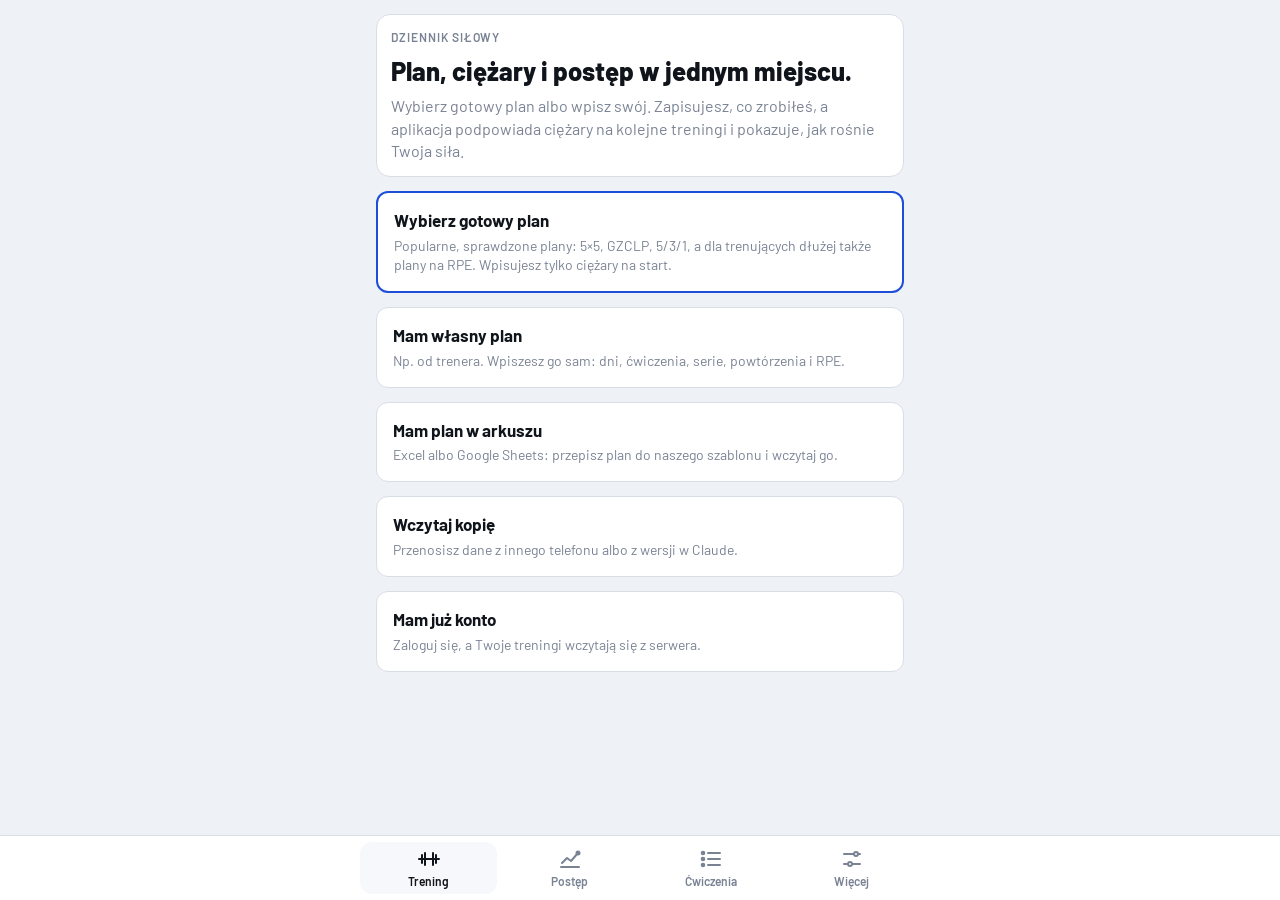
<file: index.html>
<!doctype html>
<html lang="pl">
<head>
<meta charset="utf-8">
<meta name="viewport" content="width=device-width,initial-scale=1,viewport-fit=cover">
<script>
// Android bierze kolor dolnego paska z manifestu, więc wybieramy manifest w kolorze stylu (przed instalacją i przy każdym starcie)
(function () {
  var f = "manifest.webmanifest";
  try {
    var skin = (JSON.parse(localStorage.getItem("trening-look") || "{}").skin) || "calm";
    if (skin === "pomost") f = "manifest-pomost.webmanifest";
    else if (skin === "notes") f = "manifest-notes.webmanifest";
    else if (matchMedia("(prefers-color-scheme: dark)").matches) f = "manifest-dark.webmanifest";
  } catch (e) {}
  var l = document.createElement("link"); l.rel = "manifest"; l.href = f; document.head.appendChild(l);
})();
</script>
<link rel="icon" href="icon-192.png">
<link rel="apple-touch-icon" href="apple-touch-icon.png">
<meta name="apple-mobile-web-app-capable" content="yes">
<meta name="mobile-web-app-capable" content="yes">
<meta name="apple-mobile-web-app-title" content="Dziennik">
<meta name="apple-mobile-web-app-status-bar-style" content="black-translucent">
<style>body{margin:0;font:14px system-ui}img{max-width:100%}[hidden]{display:none!important}</style>
</head>
<body>
<title>Dziennik Siłowy</title>
<meta name="claude:viewport-fit-sides" content="cover">
<meta name="theme-color" content="#eef1f5">
<script>(function(){var l={};try{l=JSON.parse(localStorage.getItem("trening-look")||"{}")}catch(e){}var d=document.documentElement;d.style.fontSize=16*(l.scale||1)+"px";if(l.skin&&l.skin!=="calm")d.setAttribute("data-skin",l.skin);})();</script>
<link rel="preconnect" href="https://fonts.googleapis.com">
<link rel="preconnect" href="https://fonts.gstatic.com" crossorigin>
<link rel="stylesheet" href="https://fonts.googleapis.com/css2?family=Barlow:wght@400;500;600;700&family=Barlow+Condensed:wght@500;600;700&display=swap">
<style>
/* Layout: jedna kolumna jak aplikacja na telefonie — przyklejony pasek bloku/tygodnia u góry,
   pasek zakładek na dole, arkusze wysuwane od dołu do zapisu i edycji. */
:root {
  --bg: #eef1f5;          /* kreda / jasna guma */
  --surface: #ffffff;
  --surface-2: #f6f8fb;
  --ink: #10141b;
  --ink-2: #465063;
  --muted: #7a8394;
  --line: #d9dee6;
  --accent: #1d4ed8;      /* niebieski talerz 20 kg */
  --accent-ink: #ffffff;
  --accent-soft: #e2e9fc;
  --good: #1b7f47;
  --good-soft: #def3e7;
  --warn: #9a5b00;
  --warn-soft: #fbecd2;
  --bad: #b8322a;
  --bad-soft: #f9e0de;
  --shadow: 0 10px 30px rgba(16, 20, 27, .14);
  --plate-25: #c62828; --plate-20: #1d4ed8; --plate-15: #e2b007; --plate-10: #2e8b3e; --plate-5: #f4f4f4; --plate-2: #222; --plate-1: #a9b0bb;
  /* Kolory dni: przygaszone odcienie, tło dnia i nazwy ćwiczeń */
  --d1: #3d64c9; --d1-ink: #27449a;
  --d2: #2f8a68; --d2-ink: #1d6047;
  --d3: #b07a1c; --d3-ink: #7a5310;
  --d4: #7b55b3; --d4-ink: #563788;
  --d5: #2c8590; --d5-ink: #1b5d66;
  --d6: #b25a4f; --d6-ink: #84392f;
  --d7: #5c6880; --d7-ink: #3d475b;
  --font-display: "Barlow Condensed", "Arial Narrow", "Roboto Condensed", system-ui, sans-serif;
  --font-body: "Barlow", system-ui, -apple-system, "Segoe UI", Roboto, sans-serif;
  --r: 0.875rem; --r-md: 0.75rem; --r-sm: 0.625rem; --r-pill: 62.4375rem; --r-sheet: 1.25rem;
  --font-num: var(--font-display);
  --tabbar: 4rem;
}
@media (prefers-color-scheme: dark) {
  :root:not([data-theme="light"]) {
    --bg: #0e1116; --surface: #161a21; --surface-2: #1c212a; --ink: #e9edf3; --ink-2: #b2bac7; --muted: #7f8897;
    --line: #272d37; --accent: #7e9dff; --accent-ink: #0a0f1f; --accent-soft: #1b2442;
    --good: #57c98b; --good-soft: #15301f; --warn: #eaa94a; --warn-soft: #34260f; --bad: #f2756a; --bad-soft: #3a1714;
    --shadow: 0 10px 30px rgba(0, 0, 0, .5); --plate-5: #dcdcdc; --plate-2: #555;
    --d1: #6f8fe6; --d1-ink: #aebffa; --d2: #4fb48e; --d2-ink: #9adbbf; --d3: #d3a04a; --d3-ink: #ecc98a;
    --d4: #a07fd6; --d4-ink: #d0bbf1; --d5: #4fb0ba; --d5-ink: #9bd9df; --d6: #d9877c; --d6-ink: #f2b6ae;
    --d7: #8994ab; --d7-ink: #c3cad8;
    color-scheme: dark;
  }
}
:root[data-theme="dark"] {
  --bg: #0e1116; --surface: #161a21; --surface-2: #1c212a; --ink: #e9edf3; --ink-2: #b2bac7; --muted: #7f8897;
  --line: #272d37; --accent: #7e9dff; --accent-ink: #0a0f1f; --accent-soft: #1b2442;
  --good: #57c98b; --good-soft: #15301f; --warn: #eaa94a; --warn-soft: #34260f; --bad: #f2756a; --bad-soft: #3a1714;
  --shadow: 0 10px 30px rgba(0, 0, 0, .5); --plate-5: #dcdcdc; --plate-2: #555;
    --d1: #6f8fe6; --d1-ink: #aebffa; --d2: #4fb48e; --d2-ink: #9adbbf; --d3: #d3a04a; --d3-ink: #ecc98a;
    --d4: #a07fd6; --d4-ink: #d0bbf1; --d5: #4fb0ba; --d5-ink: #9bd9df; --d6: #d9877c; --d6-ink: #f2b6ae;
    --d7: #8994ab; --d7-ink: #c3cad8;
  color-scheme: dark;
}

* { box-sizing: border-box; }
html { background: var(--bg); }
body {
  background: var(--bg); color: var(--ink); font-family: var(--font-body); font-size: 1rem; line-height: 1.4;
  -webkit-tap-highlight-color: transparent;
}
body::before { content: ""; position: fixed; inset: 0 0 auto; height: env(safe-area-inset-top, 0px); z-index: 30; background: var(--bg); }
button, input, select, textarea { font: inherit; color: inherit; }
button { cursor: pointer; }
:focus-visible { outline: 2px solid var(--accent); outline-offset: 2px; }
.num { font-family: var(--font-num); font-variant-numeric: tabular-nums; letter-spacing: .01em; }

.app {
  max-width: 35rem; margin: 0 auto; min-height: 100%;
  padding-left: max(16px, env(safe-area-inset-left, 0px)); padding-right: max(16px, env(safe-area-inset-right, 0px));
  padding-block: 0 calc(var(--tabbar) + 1.75rem + env(safe-area-inset-bottom, 0px));
}

/* ---------- Pasek górny ---------- */
.top {
  position: sticky; top: env(safe-area-inset-top, 0px); z-index: 20; background: var(--bg);
  padding-block: 0.75rem 0.625rem; margin-inline: calc(-1 * max(16px, env(safe-area-inset-left, 0px))) calc(-1 * max(16px, env(safe-area-inset-right, 0px)));
  padding-left: max(16px, env(safe-area-inset-left, 0px)); padding-right: max(16px, env(safe-area-inset-right, 0px));
  border-bottom: 1px solid var(--line); display: grid; gap: 0.625rem;
}
.top-row { display: flex; align-items: center; gap: 0.625rem; min-width: 0; }
.titles { display: grid; gap: 2px; min-width: 0; justify-items: start; }
.plan-btn {
  background: none; border: 0; padding: 0; font-size: 0.8125rem; font-weight: 600; letter-spacing: .06em; text-transform: uppercase;
  color: var(--accent); max-width: 100%; overflow: hidden; text-overflow: ellipsis; white-space: nowrap; text-align: left;
}
.plan-btn .caret { color: var(--muted); }
.block-btn {
  display: flex; align-items: baseline; gap: 0.5rem; background: none; border: 0; padding: 0; min-width: 0;
  font-family: var(--font-display); font-weight: 700; font-size: 1.875rem; line-height: 1; letter-spacing: .01em; text-transform: uppercase;
}
.block-btn .caret { font-size: 1rem; color: var(--muted); }
.top-meta { margin-left: auto; color: var(--muted); font-size: 0.8125rem; text-align: right; white-space: nowrap; }
.weeks { display: flex; gap: 0.375rem; overflow-x: auto; scrollbar-width: none; padding-bottom: 2px; }
.weeks::-webkit-scrollbar { display: none; }
.chip {
  flex: none; min-width: 3rem; height: 2.375rem; padding: 0 0.75rem; border-radius: var(--r-pill); border: 1px solid var(--line);
  background: var(--surface); font-family: var(--font-display); font-weight: 600; font-size: 1.125rem; letter-spacing: .03em;
  display: inline-flex; align-items: center; justify-content: center; gap: 0.375rem;
}
.chip[aria-pressed="true"] { background: var(--ink); color: var(--bg); border-color: var(--ink); }
.chip .dot { width: 0.375rem; height: 0.375rem; border-radius: 50%; background: var(--good); }
.chip.ghost { border-style: dashed; color: var(--ink-2); background: transparent; }

/* ---------- Dni i wpisy ---------- */
.stack { display: grid; gap: 0.875rem; padding-top: 0.875rem; }
.day, .nw-day { --day: var(--d1); --day-ink: var(--d1-ink); }
.d2 { --day: var(--d2); --day-ink: var(--d2-ink); } .d3 { --day: var(--d3); --day-ink: var(--d3-ink); }
.d4 { --day: var(--d4); --day-ink: var(--d4-ink); } .d5 { --day: var(--d5); --day-ink: var(--d5-ink); }
.d6 { --day: var(--d6); --day-ink: var(--d6-ink); } .d7 { --day: var(--d7); --day-ink: var(--d7-ink); }
.day {
  background: color-mix(in srgb, var(--day) 4%, var(--surface));
  border: 1px solid color-mix(in srgb, var(--day) 30%, var(--line)); border-radius: var(--r); overflow: hidden;
}
.day-head {
  display: flex; align-items: center; gap: 0.625rem; padding: 0.75rem 0.875rem 0.625rem;
  background: color-mix(in srgb, var(--day) 15%, var(--surface));
  border-bottom: 1px solid color-mix(in srgb, var(--day) 30%, var(--line));
}
.day-title { font-family: var(--font-display); font-weight: 700; font-size: 1.3125rem; text-transform: uppercase; letter-spacing: .02em; color: var(--day-ink); }
.day-head .day-date, .day-head .day-count { color: color-mix(in srgb, var(--day-ink) 70%, var(--muted)); }
.day-date { color: var(--muted); font-size: 0.875rem; }
.day-count { margin-left: auto; font-size: 0.8125rem; color: var(--ink-2); font-variant-numeric: tabular-nums; }
.icon-btn { width: 2.25rem; height: 2.25rem; border-radius: var(--r-sm); border: 0; background: transparent; color: var(--ink-2); font-size: 1.25rem; line-height: 1; display: inline-grid; place-items: center; }
.icon-btn:hover { background: var(--surface-2); }
.exg { padding: 0.625rem 0.875rem 0.25rem; border-bottom: 1px solid color-mix(in srgb, var(--day) 18%, var(--line)); }
.exg:last-of-type { border-bottom: 0; }
.exg-name { font-weight: 600; font-size: 1rem; margin-bottom: 0.25rem; overflow-wrap: anywhere; color: var(--day-ink); }
.exg-name small { font-weight: 500; color: var(--muted); font-size: 0.75rem; text-transform: uppercase; letter-spacing: .06em; margin-left: 0.375rem; }
.entry {
  width: 100%; display: grid; grid-template-columns: minmax(0, 1fr) auto; align-items: center; gap: 0.625rem;
  padding: 0.5625rem 0; border: 0; border-top: 1px dashed color-mix(in srgb, var(--day) 22%, var(--line)); background: none; text-align: left;
}
.exg-name + .entry { border-top: 0; }
.rx { min-width: 0; }
.rx-main { font-family: var(--font-num); font-size: 1.25rem; font-weight: 600; letter-spacing: .02em; }
.rx-sub { font-size: 0.8125rem; color: var(--ink-2); }
.res { text-align: right; display: grid; justify-items: end; gap: 2px; }
.res-kg { font-family: var(--font-num); font-weight: 700; font-size: 1.375rem; font-variant-numeric: tabular-nums; }
.res-kg.sug { color: var(--accent); font-weight: 600; }
.res-kg.none { color: var(--muted); font-size: 0.9375rem; font-family: var(--font-body); font-weight: 500; }
.res-sub { font-size: 0.7812rem; color: var(--ink-2); font-variant-numeric: tabular-nums; }
.pill { display: inline-flex; align-items: center; gap: 0.25rem; font-size: 0.75rem; font-weight: 600; padding: 2px 0.5rem; border-radius: var(--r-pill); white-space: nowrap; }
.pill.good { color: var(--good); background: var(--good-soft); }
.pill.warn { color: var(--warn); background: var(--warn-soft); }
.pill.bad { color: var(--bad); background: var(--bad-soft); }
.pill.info { color: var(--ink-2); background: var(--surface-2); }
.day-add { display: block; width: 100%; padding: 0.75rem 0.875rem; border: 0; border-top: 1px solid color-mix(in srgb, var(--day) 18%, var(--line)); background: none; color: var(--day-ink); font-weight: 600; text-align: left; }
.note-line { font-size: 0.8125rem; color: var(--ink-2); padding: 0 0 0.5rem; overflow-wrap: anywhere; }

/* ---------- Karty i ekrany ---------- */
.card { background: var(--surface); border: 1px solid var(--line); border-radius: var(--r); padding: 0.875rem; }
.h2 { font-family: var(--font-display); font-weight: 700; font-size: 1.625rem; text-transform: uppercase; letter-spacing: .02em; margin: 0.375rem 0 0; }
.label { font-size: 0.75rem; text-transform: uppercase; letter-spacing: .08em; color: var(--muted); font-weight: 600; }
.muted { color: var(--muted); }
.small { font-size: 0.8125rem; }
.empty { text-align: center; padding: 2.25rem 1.125rem; display: grid; gap: 0.625rem; justify-items: center; }
.empty .big { font-family: var(--font-display); font-size: 1.625rem; font-weight: 700; text-transform: uppercase; }

.hero { display: grid; gap: 0.25rem; }
.hero-num { font-family: var(--font-num); font-weight: 700; font-size: 3.5rem; line-height: 1; font-variant-numeric: tabular-nums; }
.hero-num small { font-size: 1.375rem; color: var(--muted); font-weight: 600; margin-left: 0.25rem; }
.kpis { display: grid; grid-template-columns: repeat(2, minmax(0, 1fr)); gap: 0.625rem; margin-top: 0.625rem; }
.kpi { background: var(--surface-2); border-radius: var(--r-sm); padding: 0.625rem; }
.kpi .v { font-family: var(--font-num); font-weight: 700; font-size: 1.5rem; font-variant-numeric: tabular-nums; }

.chart-wrap { position: relative; margin-top: 0.75rem; }
.chart-wrap svg { display: block; width: 100%; height: auto; overflow: visible; }
.chart-tip {
  position: absolute; pointer-events: none; background: var(--ink); color: var(--bg); border-radius: var(--r-sm); padding: 0.5rem 0.625rem;
  font-size: 13px; line-height: 1.35; box-shadow: var(--shadow); max-width: 220px; z-index: 2;
}
.chart-tip b { font-family: var(--font-num); font-size: 1.125rem; }
.legend { display: flex; flex-wrap: wrap; gap: 0.375rem 0.875rem; font-size: 0.7812rem; color: var(--ink-2); margin-top: 0.5rem; }
.legend i { display: inline-block; width: 0.625rem; height: 0.625rem; border-radius: 50%; margin-right: 0.3125rem; vertical-align: -1px; }

.table-wrap { overflow-x: auto; margin-inline: -0.875rem; padding-inline: 0.875rem; }
table { border-collapse: collapse; width: 100%; font-size: 0.875rem; font-variant-numeric: tabular-nums; }
th { text-align: right; font-size: 0.7188rem; text-transform: uppercase; letter-spacing: .06em; color: var(--muted); font-weight: 600; padding: 0.375rem 0.5rem; border-bottom: 1px solid var(--line); white-space: nowrap; }
td { text-align: right; padding: 0.5rem; border-bottom: 1px solid var(--line); white-space: nowrap; }
th:first-child, td:first-child { text-align: left; padding-left: 0; }
td:last-child, th:last-child { padding-right: 0; }

.sess { display: grid; grid-template-columns: minmax(0, 1fr) auto; gap: 0.5rem; align-items: center; padding: 0.5625rem 0; border-bottom: 1px solid var(--line); }
.sess:last-child { border-bottom: 0; }

.list-row { width: 100%; display: grid; grid-template-columns: minmax(0, 1fr) auto; gap: 0.625rem; align-items: center; padding: 0.6875rem 0; background: none; border: 0; border-bottom: 1px solid var(--line); text-align: left; }
.list-row:last-child { border-bottom: 0; }
.list-row .t { font-weight: 600; overflow-wrap: anywhere; }
.list-row .s { font-size: 0.8125rem; color: var(--ink-2); }

.seg { display: grid; grid-auto-flow: column; grid-auto-columns: 1fr; background: var(--surface-2); border: 1px solid var(--line); border-radius: var(--r-md); padding: 0.1875rem; gap: 0.1875rem; }
.seg button { border: 0; background: transparent; border-radius: var(--r-sm); padding: 0.5rem 0.25rem; font-weight: 600; font-size: 0.875rem; color: var(--ink-2); }
.seg button[aria-pressed="true"] { background: var(--surface); color: var(--ink); box-shadow: 0 1px 3px rgba(0,0,0,.12); }

/* ---------- Formularze ---------- */
.field { display: grid; gap: 0.375rem; }
.field > span { font-size: 0.8125rem; font-weight: 600; color: var(--ink-2); }
.input, select.input, textarea.input {
  width: 100%; min-width: 0; border: 1px solid var(--line); background: var(--surface-2); border-radius: var(--r-md); padding: 0.6875rem 0.75rem; font-size: max(16px, 1rem);
}
textarea.input { resize: vertical; min-height: 4rem; }
.row2 { display: grid; grid-template-columns: repeat(2, minmax(0, 1fr)); gap: 0.625rem; }
.stepper { display: grid; grid-template-columns: 3.5rem minmax(0, 1fr) 3.5rem; gap: 0.5rem; align-items: center; }
.stepper button { height: 3.25rem; border-radius: var(--r-md); border: 1px solid var(--line); background: var(--surface); font-family: var(--font-num); font-size: 1.375rem; font-weight: 700; }
.stepper input { text-align: center; font-family: var(--font-num); font-size: 1.875rem; font-weight: 700; height: 3.25rem; padding: 0 0.375rem; }
.chips { display: flex; flex-wrap: wrap; gap: 0.375rem; }
.chips button {
  min-width: 2.875rem; height: 2.625rem; padding: 0 0.625rem; border-radius: var(--r-sm); border: 1px solid var(--line); background: var(--surface);
  font-family: var(--font-num); font-weight: 600; font-size: 1.1875rem; font-variant-numeric: tabular-nums;
}
.chips button.hint { border-color: var(--accent); border-width: 2px; }
.chips button[aria-pressed="true"] { background: var(--accent); color: var(--accent-ink); border-color: var(--accent); }
.btn { height: 3.125rem; border-radius: var(--r-md); border: 1px solid var(--line); background: var(--surface); padding: 0 1rem; font-weight: 600; font-size: 1rem; }
a.btn { display: inline-flex; align-items: center; justify-content: center; text-decoration: none; color: inherit; } /* linki wyglądające jak przyciski: tekst na środku */
.btn.primary { background: var(--accent); color: var(--accent-ink); border-color: var(--accent); }
.btn.danger { color: var(--bad); border-color: var(--bad-soft); background: var(--bad-soft); }
.btn.link { border: 0; background: none; color: var(--accent); height: auto; padding: 0.375rem 0; }
.btn-row { display: flex; gap: 0.625rem; flex-wrap: wrap; }
.btn-row .btn { flex: 1 1 auto; }
.check { display: flex; gap: 0.625rem; align-items: flex-start; font-size: 0.875rem; }
.check input { width: 1.25rem; height: 1.25rem; margin-top: 1px; accent-color: var(--accent); }

.sugbox { background: var(--accent-soft); border-radius: var(--r-md); padding: 0.75rem; display: grid; gap: 0.375rem; }
.sugbox .k { font-family: var(--font-num); font-weight: 700; font-size: 1.875rem; color: var(--accent); line-height: 1; }
.sugrange { display: grid; grid-template-columns: auto 1fr auto; align-items: center; gap: 0.5rem; font-size: 0.875rem; font-weight: 600; color: var(--ink-2); }
.sugrange .bar { position: relative; height: 0.25rem; border-radius: 1rem; background: linear-gradient(90deg, var(--line), var(--accent)); }
.sugrange .bar i { position: absolute; top: 50%; width: 0.75rem; height: 0.75rem; border-radius: 50%; background: var(--accent); border: 2px solid var(--surface); transform: translate(-50%, -50%); }
.sugrange-lab { display: flex; justify-content: space-between; margin-top: -0.25rem; font-size: 0.75rem; }
.workup { border-top: 1px solid var(--line); padding-top: 0.375rem; }
.workup summary { cursor: pointer; font-size: 0.875rem; font-weight: 600; color: var(--accent); list-style-position: inside; }
.wu-row { display: flex; flex-wrap: wrap; align-items: center; gap: 0.25rem 0.375rem; margin: 0.5rem 0 0.375rem; }
.wu-target { display: flex; align-items: center; gap: 0.625rem; padding-top: 0.5rem; margin-bottom: 0.375rem; border-top: 1px dashed var(--line); }
.wu { display: inline-flex; align-items: baseline; gap: 0.125rem; padding: 0.1875rem 0.5rem; border-radius: 0.5rem; background: var(--surface); font-size: 0.875rem; color: var(--ink-2); }
.wu b { color: var(--ink); font-size: 0.9375rem; }
.wu.wu-goal { background: var(--accent); color: var(--accent-ink, #fff); }
.wu.wu-goal b { color: inherit; }
.wu-arr { color: var(--muted); }
.plates { display: flex; align-items: center; gap: 0.1875rem; flex-wrap: wrap; font-size: 0.75rem; color: var(--ink-2); }
.plate { display: inline-grid; place-items: center; height: 1.625rem; min-width: 0.875rem; padding: 0 0.1875rem; border-radius: 0.25rem; font-size: 0.6562rem; font-weight: 700; color: #fff; border: 1px solid rgba(0,0,0,.18); }
.plate.p25 { background: var(--plate-25); height: 2.125rem; } .plate.p20 { background: var(--plate-20); height: 2rem; }
.plate.p15 { background: var(--plate-15); color: #222; height: 1.875rem; } .plate.p10 { background: var(--plate-10); height: 1.75rem; }
.plate.p5 { background: var(--plate-5); color: #222; height: 1.5rem; } .plate.p2 { background: var(--plate-2); height: 1.375rem; } .plate.p1 { background: var(--plate-1); color: #222; height: 1.25rem; }
.banner { border-radius: var(--r-md); padding: 0.625rem 0.75rem; font-size: 0.875rem; display: grid; gap: 0.5rem; }
.banner.bad { background: var(--bad-soft); color: var(--bad); }
.banner.warn { background: var(--warn-soft); color: var(--warn); }
.banner.info { background: var(--surface-2); color: var(--ink-2); }
.preview-list { display: grid; gap: 0.375rem; max-height: 40vh; overflow: auto; font-size: 0.875rem; }
.preview-list div { display: grid; grid-template-columns: minmax(0, 1fr) auto; gap: 0.5rem; border-bottom: 1px dashed var(--line); padding-bottom: 0.375rem; }
.preview-list span:last-child { color: var(--ink-2); text-align: right; }

/* ---------- Zakładki ---------- */
.tabbar {
  position: fixed; left: 0; right: 0; bottom: 0; z-index: 25; background: var(--surface); border-top: 1px solid var(--line);
  padding: 0.375rem max(0.5rem, env(safe-area-inset-right, 0px)) calc(0.375rem + env(safe-area-inset-bottom, 0px)) max(0.5rem, env(safe-area-inset-left, 0px));
}
.tabbar-in { max-width: 35rem; margin: 0 auto; display: grid; grid-template-columns: repeat(4, 1fr); gap: 0.25rem; }
.tab { height: 3.25rem; border: 0; background: none; border-radius: var(--r-md); display: grid; place-items: center; align-content: center; gap: 2px; color: var(--muted); font-size: 0.75rem; font-weight: 600; }
.tab svg { width: 1.5rem; height: 1.5rem; }
.tab[aria-current="page"] { color: var(--ink); background: var(--surface-2); }

/* ---------- Arkusz od dołu ---------- */
.sheet-back { position: fixed; inset: 0; background: rgba(8, 10, 14, .45); z-index: 40; display: flex; align-items: flex-end; justify-content: center; }
.sheet {
  width: 100%; max-width: 560px; max-height: 90vh; overflow: auto; background: var(--surface); border-radius: var(--r-sheet) var(--r-sheet) 0 0; box-shadow: var(--shadow);
  padding: 0.5rem max(16px, env(safe-area-inset-right, 0px)) calc(1.125rem + env(safe-area-inset-bottom, 0px)) max(16px, env(safe-area-inset-left, 0px));
  display: grid; gap: 0.875rem; animation: up .18s ease-out;
}
.sheet .grab { width: 2.5rem; height: 0.3125rem; border-radius: 0.1875rem; background: var(--line); margin: 2px auto 0; position: relative; }
.sheet .grab::after { content: ""; position: absolute; inset: -14px -40px; } /* większy obszar do złapania palcem */
.sheet h3 { margin: 0; font-family: var(--font-display); font-size: 1.625rem; font-weight: 700; text-transform: uppercase; letter-spacing: .02em; line-height: 1.05; overflow-wrap: anywhere; }
.sheet .sub { color: var(--ink-2); font-size: 0.875rem; margin-top: 2px; }
@keyframes up { from { transform: translateY(1.5rem); opacity: .6; } to { transform: none; opacity: 1; } }
@media (prefers-reduced-motion: reduce) { .sheet { animation: none; } }

.toast {
  position: fixed; left: 50%; transform: translateX(-50%); bottom: calc(var(--tabbar) + 1.25rem + env(safe-area-inset-bottom, 0px)); z-index: 50;
  background: var(--ink); color: var(--bg); padding: 10px 14px; border-radius: var(--r-md); font-size: 14px; box-shadow: var(--shadow); max-width: calc(100% - 32px);
}
.sync { display: inline-flex; align-items: center; gap: 0.375rem; font-size: 0.7812rem; color: var(--muted); }
.sync i { width: 0.5rem; height: 0.5rem; border-radius: 50%; background: var(--muted); }
.sync.ok i { background: var(--good); } .sync.err i { background: var(--bad); } .sync.local i { background: var(--warn); }
details summary { cursor: pointer; font-weight: 600; }
details p, details li { font-size: 0.875rem; color: var(--ink-2); }

/* ---------- Edycja nowego tygodnia ---------- */
.nw-list { display: grid; gap: 0.625rem; }
.nw-day { border: 1px solid color-mix(in srgb, var(--day) 30%, var(--line)); border-radius: var(--r-md); overflow: hidden; background: color-mix(in srgb, var(--day) 4%, var(--surface)); }
.nw-day-head { padding: 0.5rem 0.75rem; background: color-mix(in srgb, var(--day) 15%, var(--surface)); color: var(--day-ink); font-size: 0.875rem; }
.nw-day-head b { font-family: var(--font-display); font-size: 1.125rem; text-transform: uppercase; letter-spacing: .02em; }
.nw-row { padding: 0.5rem 0.75rem 0.625rem; border-top: 1px dashed color-mix(in srgb, var(--day) 22%, var(--line)); display: grid; gap: 0.375rem; }
.nw-day-head + .nw-row { border-top: 0; }
.nw-name { display: flex; align-items: center; gap: 0.5rem; font-weight: 600; color: var(--day-ink); }
.nw-name span { flex: 1; min-width: 0; overflow-wrap: anywhere; }
.nw-x { width: 2rem; height: 2rem; font-size: 0.9375rem; flex: none; }
.nw-fields { display: flex; align-items: center; gap: 0.375rem; flex-wrap: wrap; font-size: 0.875rem; color: var(--ink-2); }
.nw-in { padding: 0.4375rem 0.5rem; font-size: 1rem; text-align: center; border-radius: var(--r-sm); background: var(--surface); }
.nw-s { width: 3.25rem; } .nw-r { width: 4.75rem; } .nw-v { width: 4.625rem; font-family: var(--font-num); font-weight: 700; font-size: 1.125rem; }
.nw-why { font-size: 0.7812rem; color: var(--muted); }
.nw-why.up { color: var(--good); font-weight: 600; }
.nw-row.removed .nw-name span, .nw-row.removed .nw-fields, .nw-row.removed .nw-why { opacity: .45; text-decoration: line-through; }

/* ---------- Ustawienia wyglądu ---------- */
.look-grid { display: grid; gap: 8px; }
.look-opt { display: grid; grid-template-columns: auto minmax(0, 1fr); gap: 12px; align-items: center; text-align: left; padding: 0.75rem; border: 1px solid var(--line); border-radius: var(--r-md); background: var(--surface); }
.look-opt[aria-pressed="true"] { border: 2px solid var(--accent); padding: calc(0.75rem - 1px); }
.look-opt b { display: block; font-size: 1rem; }
.look-opt span { font-size: 0.8125rem; color: var(--ink-2); }
.swatch { display: grid; grid-template-columns: repeat(2, 1.1rem); grid-template-rows: repeat(2, 1.1rem); gap: 2px; padding: 3px; border-radius: 6px; border: 1px solid var(--line); }
.swatch i { display: block; }
.size-sample { display: flex; align-items: baseline; gap: 2px; justify-content: center; line-height: 1.1; }
.seg-size button { display: grid; gap: 2px; padding-block: 0.5rem; font-size: 0.75rem; }

/* =====================================================================
   STYL „POMOST” — tablica wyników na zawodach: czerń pomostu, ostre krawędzie,
   kolory talerzy jako kolory dni, liczby jak na tablicy sędziowskiej.
   ===================================================================== */
:root[data-skin="pomost"] {
  --bg: #0a0a0b; --surface: #141416; --surface-2: #1d1d20; --ink: #f6f6f1; --ink-2: #c8c8c1; --muted: #8b8b85; --line: #2d2d31;
  --accent: #ffd31a; --accent-ink: #0a0a0b; --accent-soft: #2a240b;
  --good: #33c25a; --good-soft: #0f2716; --warn: #ffae00; --warn-soft: #2c2008; --bad: #ff4436; --bad-soft: #31110e;
  --shadow: 0 0 0 2px #000;
  --d1: #e8352d; --d1-ink: #ff8a83; --d2: #2563ff; --d2-ink: #8fb0ff; --d3: #ffd31a; --d3-ink: #ffe680;
  --d4: #22a64b; --d4-ink: #7fdc9b; --d5: #f2f2ec; --d5-ink: #f2f2ec; --d6: #ff7a1a; --d6-ink: #ffb27a; --d7: #8f969e; --d7-ink: #c8cdd2;
  --font-display: "Big Shoulders Display", "Arial Narrow", "Roboto Condensed", system-ui, sans-serif;
  --font-body: "Archivo", system-ui, -apple-system, "Segoe UI", Roboto, sans-serif;
  --font-num: "Big Shoulders Display", "Arial Narrow", system-ui, sans-serif;
  --r: 0; --r-md: 0; --r-sm: 0; --r-pill: 0; --r-sheet: 0;
  color-scheme: dark;
}
:root[data-skin="pomost"] .day, :root[data-skin="pomost"] .nw-day { --day-on: #ffffff; }
:root[data-skin="pomost"] .d3, :root[data-skin="pomost"] .d5 { --day-on: #0a0a0b; }
:root[data-skin="pomost"] .top { border-bottom: 2px solid var(--ink); }
:root[data-skin="pomost"] .block-btn { font-size: 2.4rem; font-weight: 800; letter-spacing: .02em; }
:root[data-skin="pomost"] .plan-btn { color: var(--accent); letter-spacing: .1em; }
:root[data-skin="pomost"] .chip { border: 2px solid var(--line); background: transparent; font-weight: 700; }
:root[data-skin="pomost"] .chip[aria-pressed="true"] { background: var(--accent); color: var(--accent-ink); border-color: var(--accent); }
:root[data-skin="pomost"] .day { background: var(--surface); border: 2px solid var(--line); }
:root[data-skin="pomost"] .day-head { background: var(--day); border-bottom: 0; padding-block: 0.625rem; }
:root[data-skin="pomost"] .day-title { color: var(--day-on); font-size: 1.6rem; font-weight: 800; letter-spacing: .04em; }
:root[data-skin="pomost"] .day-head .day-date, :root[data-skin="pomost"] .day-head .day-count, :root[data-skin="pomost"] .day-head .icon-btn { color: var(--day-on); opacity: .85; font-weight: 600; }
:root[data-skin="pomost"] .exg { border-bottom: 1px solid var(--line); }
:root[data-skin="pomost"] .exg { padding: 0 0 0.25rem; }
:root[data-skin="pomost"] .exg-name {
  margin: 0 0 0.25rem; padding: 0.4375rem 0.875rem 0.4375rem 0.75rem;
  background: var(--surface-2); color: var(--ink-2); border-left: 0.3125rem solid var(--day);
  font-family: var(--font-display); font-weight: 700; font-size: 1.125rem; text-transform: uppercase; letter-spacing: .05em;
}
:root[data-skin="pomost"] .exg-name small { color: var(--muted); }
:root[data-skin="pomost"] .exg > .entry { padding-inline: 1.0625rem 0.875rem; }
:root[data-skin="pomost"] .exg > .note-line { padding-inline: 1.0625rem 0.875rem; }
:root[data-skin="pomost"] .entry { border-top: 1px solid var(--line); }
:root[data-skin="pomost"] .rx-main { font-size: 1.5rem; font-weight: 700; }
:root[data-skin="pomost"] .res-kg { font-size: 1.5rem; font-weight: 700; }
:root[data-skin="pomost"] .res-kg.sug { color: var(--accent); font-weight: 700; }
:root[data-skin="pomost"] .pill { text-transform: uppercase; letter-spacing: .06em; font-size: 0.6875rem; }
:root[data-skin="pomost"] .day-add { color: var(--accent); border-top: 1px solid var(--line); text-transform: uppercase; letter-spacing: .08em; font-size: 0.875rem; }
:root[data-skin="pomost"] .card { border: 2px solid var(--line); }
:root[data-skin="pomost"] .h2, :root[data-skin="pomost"] .sheet h3 { font-weight: 800; letter-spacing: .03em; }
:root[data-skin="pomost"] .hero-num { font-size: 4.5rem; font-weight: 800; color: var(--accent); }
:root[data-skin="pomost"] .btn { border-width: 2px; text-transform: uppercase; letter-spacing: .06em; font-size: 0.9375rem; }
:root[data-skin="pomost"] .btn.primary { font-family: var(--font-display); font-size: 1.25rem; font-weight: 800; }
:root[data-skin="pomost"] .chips button[aria-pressed="true"] { background: var(--accent); color: var(--accent-ink); border-color: var(--accent); }
:root[data-skin="pomost"] .sugbox { background: var(--accent-soft); border-left: 4px solid var(--accent); }
:root[data-skin="pomost"] .sheet { border-top: 3px solid var(--accent); }
:root[data-skin="pomost"] .tabbar { background: #000; border-top: 2px solid var(--line); }
:root[data-skin="pomost"] .tab { text-transform: uppercase; letter-spacing: .08em; font-size: 0.6875rem; }
:root[data-skin="pomost"] .tab[aria-current="page"] { background: transparent; color: var(--accent); box-shadow: inset 0 3px 0 var(--accent); }
:root[data-skin="pomost"] .nw-day-head { background: var(--day); color: var(--day-on); }
:root[data-skin="pomost"] .nw-name { color: var(--ink); }

/* =====================================================================
   STYL „NOTES” — zeszyt treningowy w kratkę: papier, niebieski długopis,
   czerwony ołówek do poprawek, zakreślacz na dniach, cyfry z maszyny do pisania.
   ===================================================================== */
:root[data-skin="notes"] {
  --bg: #f2f3ee; --surface: #fbfbf7; --surface-2: #eeefe8; --ink: #182033; --ink-2: #3c4558; --muted: #6c7383; --line: #c6c9bd;
  --accent: #1d3ec2; --accent-ink: #ffffff; --accent-soft: #e0e5f7;
  --good: #23743a; --good-soft: #dcecdf; --warn: #935f00; --warn-soft: #f4e8c9; --bad: #c4302a; --bad-soft: #f6dcd9;
  --shadow: 0 1px 0 #c6c9bd;
  --d1: #ffe14d; --d2: #7fe39b; --d3: #ff9cc3; --d4: #85ccff; --d5: #ffb366; --d6: #c4a3ff; --d7: #c9ccc2;
  --d1-ink: #182033; --d2-ink: #182033; --d3-ink: #182033; --d4-ink: #182033; --d5-ink: #182033; --d6-ink: #182033; --d7-ink: #182033;
  --font-display: "IBM Plex Sans Condensed", "Arial Narrow", system-ui, sans-serif;
  --font-body: "IBM Plex Sans", system-ui, -apple-system, "Segoe UI", Roboto, sans-serif;
  --font-num: "IBM Plex Mono", ui-monospace, "SF Mono", Menlo, Consolas, monospace;
  --r: 2px; --r-md: 2px; --r-sm: 2px; --r-pill: 2px; --r-sheet: 4px;
  color-scheme: light;
}
:root[data-skin="notes"] body {
  background-color: var(--bg);
  background-image: linear-gradient(rgba(29, 62, 194, .07) 1px, transparent 1px), linear-gradient(90deg, rgba(29, 62, 194, .07) 1px, transparent 1px);
  background-size: 1.375rem 1.375rem;
}
:root[data-skin="notes"] .top { background: var(--bg); border-bottom: 2px solid var(--ink); }
:root[data-skin="notes"] .block-btn { font-weight: 700; }
:root[data-skin="notes"] .plan-btn { color: var(--bad); letter-spacing: .1em; }
:root[data-skin="notes"] .chip { background: var(--surface); border-color: var(--ink-2); font-family: var(--font-num); font-size: 1rem; font-weight: 600; }
:root[data-skin="notes"] .chip[aria-pressed="true"] { background: var(--ink); color: var(--surface); border-color: var(--ink); }
:root[data-skin="notes"] .day { background: var(--surface); border: 1px solid var(--line); box-shadow: 0.1875rem 0.1875rem 0 rgba(24, 32, 51, .08); }
:root[data-skin="notes"] .day-head { background: transparent; border-bottom: 2px solid var(--ink); }
:root[data-skin="notes"] .day-title { color: var(--ink); background: linear-gradient(transparent 52%, var(--day) 52%, var(--day) 92%, transparent 92%); padding: 0 .2em; margin-left: -.2em; }
:root[data-skin="notes"] .day-head .day-date, :root[data-skin="notes"] .day-head .day-count { color: var(--muted); font-family: var(--font-num); font-size: 0.8125rem; }
:root[data-skin="notes"] .exg { border-bottom: 1px solid var(--line); }
:root[data-skin="notes"] .exg-name { color: var(--accent); font-weight: 600; }
:root[data-skin="notes"] .exg-name small { color: var(--muted); font-family: var(--font-num); letter-spacing: 0; text-transform: none; }
:root[data-skin="notes"] .entry { border-top: 1px dashed var(--line); }
:root[data-skin="notes"] .rx-main { font-size: 1.125rem; font-weight: 600; }
:root[data-skin="notes"] .res-kg { font-size: 1.25rem; font-weight: 600; }
:root[data-skin="notes"] .res-kg.sug { color: var(--accent); font-weight: 500; }
:root[data-skin="notes"] .pill { background: transparent; border: 1px solid currentColor; font-weight: 600; }
:root[data-skin="notes"] .day-add { color: var(--accent); border-top: 1px solid var(--line); }
:root[data-skin="notes"] .card { border: 1px solid var(--line); box-shadow: 0.1875rem 0.1875rem 0 rgba(24, 32, 51, .08); }
:root[data-skin="notes"] .h2 { border-bottom: 2px solid var(--ink); padding-bottom: .1em; }
:root[data-skin="notes"] .hero-num { font-size: 3.25rem; font-weight: 600; letter-spacing: -.02em; }
:root[data-skin="notes"] .btn.primary { background: var(--accent); }
:root[data-skin="notes"] .chips button { font-size: 1.0625rem; }
:root[data-skin="notes"] .chips button[aria-pressed="true"] { background: var(--ink); color: var(--surface); border-color: var(--ink); }
:root[data-skin="notes"] .sugbox { background: var(--surface); border: 1px dashed var(--accent); }
:root[data-skin="notes"] .sheet { border-top: 2px solid var(--ink); }
:root[data-skin="notes"] .tabbar { background: var(--surface); border-top: 2px solid var(--ink); }
:root[data-skin="notes"] .tab[aria-current="page"] { background: transparent; color: var(--accent); text-decoration: underline; text-decoration-thickness: 2px; text-underline-offset: 3px; }
:root[data-skin="notes"] .nw-day-head { background: transparent; border-bottom: 2px solid var(--ink); }
:root[data-skin="notes"] .nw-day-head b { background: linear-gradient(transparent 52%, var(--day) 52%, var(--day) 92%, transparent 92%); }
:root[data-skin="notes"] .nw-name { color: var(--accent); }

:root[data-skin] .res-kg.none { font-family: var(--font-body); font-size: 0.9375rem; font-weight: 500; color: var(--muted); letter-spacing: 0; }

.wu-target > .small { flex: none; white-space: nowrap; margin: 0; }

/* zapis każdej serii */
.setrow { display: grid; grid-template-columns: 1.25rem 1fr auto 4.5rem 4.75rem; align-items: center; gap: 0.375rem; margin-bottom: 0.375rem; }
.setrow .n { font-weight: 700; color: var(--muted); text-align: center; }
.setrow .x { color: var(--muted); }
.setrow .input { padding: 0.5rem 0.5rem; min-width: 0; text-align: center; }
.setlink { display: flex; flex-wrap: wrap; align-items: center; gap: 0.5rem; }
.setlink .btn.link { padding: 0.25rem 0; }
/* „+ seria” i „− seria” jako osobne małe przyciski, przełącznik trybu jako link z prawej */
.setlink .btn.link[data-act="setAdd"], .setlink .btn.link[data-act="setDel"] { padding: 0.3125rem 0.75rem; border: 1px solid var(--line); border-radius: 999px; background: var(--surface); text-decoration: none; font-size: 0.875rem; }
.setlink .btn.link[data-act="perSetToggle"] { font-size: 0.875rem; }
.setlink .btn.link[data-act="setDel"] + .btn.link[data-act="perSetToggle"] { flex-basis: 100%; text-align: left; justify-content: flex-start; }

/* ekran powitalny i ankieta startowa */
.welcome .choice { display: grid; gap: 0.25rem; text-align: left; padding: 1rem; border-radius: var(--r-md, 14px); border: 1px solid var(--line); background: var(--surface); color: var(--ink); font: inherit; }
.welcome .choice b { font-size: 1.0625rem; }
.welcome .choice span { color: var(--muted); font-size: 0.875rem; line-height: 1.35; }
.welcome .choice span.meta { color: var(--accent); font-weight: 600; font-size: 0.8125rem; }
.stack.welcome > .choice:first-of-type { border: 2px solid var(--accent); }
.row3 { display: grid; grid-template-columns: repeat(3, minmax(0, 1fr)); gap: 0.5rem; }
/* wybór mięśni asystujących */
.mchip { position: relative; display: inline-flex; align-items: center; padding: 0.3rem 0.65rem; border: 1px solid var(--line); border-radius: 999px; font-size: 0.8125rem; cursor: pointer; user-select: none; }
.mchip input { position: absolute; opacity: 0; pointer-events: none; }
.mchip:has(input:checked) { background: var(--accent); color: var(--accent-ink); border-color: var(--accent); }
.mchip:has(input:focus-visible) { outline: 2px solid var(--accent); outline-offset: 2px; }
/* serie na partię */
.mus-row { display: grid; grid-template-columns: 8.5rem 1fr auto; gap: 0.5rem; align-items: center; font-size: 0.875rem; padding: 0.2rem 0; }
.mus-bar { height: 0.5rem; border-radius: 999px; background: var(--line); position: relative; overflow: hidden; }
.mus-bar i { position: absolute; inset: 0 auto 0 0; background: var(--accent); opacity: 0.35; border-radius: 999px; }
.mus-bar b { position: absolute; inset: 0 auto 0 0; background: var(--accent); border-radius: 999px; }
.mus-row .num { text-align: right; font-variant-numeric: tabular-nums; white-space: nowrap; }
</style>
<main class="app" id="app" aria-live="polite"></main>
<input type="file" id="f-import" accept="application/json,.json" hidden data-change="importFile">
<input type="file" id="f-sheet" accept=".xlsx,.csv,application/vnd.openxmlformats-officedocument.spreadsheetml.sheet,text/csv" hidden data-change="sheetFile">
<nav class="tabbar" aria-label="Zakładki"><div class="tabbar-in">
  <button class="tab" data-act="tab" data-tab="train"><svg viewBox="0 0 24 24" fill="none" stroke="currentColor" stroke-width="2" stroke-linecap="round" aria-hidden="true"><path d="M2 12h20M5 8v8M8 6v12M16 6v12M19 8v8"/></svg>Trening</button>
  <button class="tab" data-act="tab" data-tab="progress"><svg viewBox="0 0 24 24" fill="none" stroke="currentColor" stroke-width="2" stroke-linecap="round" stroke-linejoin="round" aria-hidden="true"><path d="M3 20h18M4 16l5-5 4 3 7-8"/><circle cx="20" cy="6" r="1.5" fill="currentColor"/></svg>Postęp</button>
  <button class="tab" data-act="tab" data-tab="exercises"><svg viewBox="0 0 24 24" fill="none" stroke="currentColor" stroke-width="2" stroke-linecap="round" aria-hidden="true"><path d="M9 6h12M9 12h12M9 18h12"/><circle cx="4" cy="6" r="1.3" fill="currentColor"/><circle cx="4" cy="12" r="1.3" fill="currentColor"/><circle cx="4" cy="18" r="1.3" fill="currentColor"/></svg>Ćwiczenia</button>
  <button class="tab" data-act="tab" data-tab="more"><svg viewBox="0 0 24 24" fill="none" stroke="currentColor" stroke-width="2" stroke-linecap="round" aria-hidden="true"><path d="M4 7h10M18 7h2M4 17h4M12 17h8"/><circle cx="16" cy="7" r="2"/><circle cx="10" cy="17" r="2"/></svg>Więcej</button>
</div></nav>
<script>
/* Zabezpieczenie: gdy coś się wysypie, zamiast białego ekranu pokaż komunikat i pozwól pobrać kopię danych. Działa nawet wtedy, gdy reszta kodu nie wystartuje. */
(function () {
  var shown = false;
  function backup() {
    var raw = null; try { raw = localStorage.getItem("trening-app-v1"); } catch (e) {}
    if (!raw) { alertBox("Nie znalazłem danych na tym urządzeniu."); return; }
    try {
      var d = JSON.parse(raw); var out = JSON.stringify({ app: "trening", v: 1, exported: new Date().toISOString(), settings: d.settings, exercises: d.exercises, plans: d.plans, blocks: d.blocks }, null, 1);
      var a = document.createElement("a"); a.href = URL.createObjectURL(new Blob([out], { type: "application/json" })); a.download = "trening-kopia-awaryjna.json"; document.body.appendChild(a); a.click(); a.remove();
    } catch (e) { try { navigator.clipboard.writeText(raw); alertBox("Skopiowałem dane do schowka. Wklej je do notatki i zachowaj."); } catch (e2) {} }
  }
  function alertBox(t) { var p = document.getElementById("crash-msg"); if (p) p.textContent = t; }
  function show(msg) {
    if (shown || !document.body) return; shown = true;
    var d = document.createElement("div");
    d.id = "crash";
    d.setAttribute("role", "alertdialog");
    d.style.cssText = "position:fixed;inset:0;z-index:9999;background:rgba(0,0,0,.55);display:grid;place-items:center;padding:16px;font:16px system-ui,sans-serif";
    d.innerHTML = '<div style="background:#fff;color:#10141b;border-radius:14px;max-width:420px;width:100%;padding:20px;display:grid;gap:12px">'
      + '<b style="font-size:18px">Coś poszło nie tak</b>'
      + '<p id="crash-msg" style="margin:0">Twoje dane są bezpieczne w pamięci telefonu. Na wszelki wypadek pobierz kopię, a potem odśwież aplikację. Jeśli błąd wraca, zgłoś go z tym opisem:</p>'
      + '<code style="font-size:12px;background:#f1f3f6;padding:8px;border-radius:8px;word-break:break-word"></code>'
      + '<div style="display:flex;gap:8px;flex-wrap:wrap"><button data-c="b" style="padding:10px 14px;border-radius:10px;border:0;background:#1d4ed8;color:#fff;font:inherit">Pobierz kopię</button>'
      + '<button data-c="r" style="padding:10px 14px;border-radius:10px;border:1px solid #c9ced8;background:#fff;font:inherit">Odśwież</button>'
      + '<button data-c="x" style="padding:10px 14px;border-radius:10px;border:1px solid #c9ced8;background:#fff;font:inherit">Zamknij</button></div></div>';
    d.querySelector("code").textContent = String(msg || "nieznany błąd").slice(0, 300);
    d.addEventListener("click", function (ev) {
      var c = ev.target && ev.target.getAttribute && ev.target.getAttribute("data-c");
      if (c === "b") backup(); else if (c === "r") location.reload(); else if (c === "x") { d.remove(); shown = false; }
    });
    document.body.appendChild(d);
  }
  window.addEventListener("error", function (e) { if (e && e.message) show(e.message + (e.lineno ? " (linia " + e.lineno + ")" : "")); });
  window.addEventListener("unhandledrejection", function (e) { show(e && e.reason && (e.reason.message || e.reason)); });
  window.__showCrash = show;
})();
</script>
<script>
/* Silnik obliczeń — czyste funkcje, bez interfejsu.
   Wszystko, co liczy aplikacja (e1RM, sugestie, progresje, podsumowania), jest tutaj,
   żeby dało się to testować osobno i przenieść później do aplikacji na telefon. */
const Engine = (() => {
  // ---------- Tabela RPE (Tuchscherer) ----------
  // Jedna sekwencja: każde pół punktu RPE poniżej 10 albo każde dodatkowe powtórzenie
  // to jeden krok w dół. Zgodna z poprawną tabelą z Twojego arkusza (wiersze 392–408).
  const SEQ = [100, 97.8, 95.5, 93.9, 92.2, 90.7, 89.2, 87.8, 86.3, 85.0, 83.7, 82.4, 81.1, 79.9,
    78.6, 77.4, 76.2, 75.1, 73.9, 72.3, 70.7, 69.4, 68.0, 66.7, 65.3, 64.0, 62.6, 61.3, 59.9, 58.6,
    57.2, 55.8, 54.4, 53.0, 51.6, 50.2, 48.8];
  const seqAt = (i) => (i < SEQ.length ? SEQ[i] : SEQ[SEQ.length - 1] - 1.4 * (i - SEQ.length + 1));

  /** Ułamek 1RM dla danej liczby powtórzeń i RPE (np. 0.863 dla 5 powt. @10). */
  function rpePct(reps, rpe) {
    if (!(reps >= 1) || !(rpe >= 1) || rpe > 10) return null;
    const idx = (reps - 1) * 2 + (10 - rpe) * 2;
    const i0 = Math.floor(idx), f = idx - i0;
    return (seqAt(i0) * (1 - f) + seqAt(i0 + 1) * f) / 100;
  }

  const DEFAULT_SETTINGS = {
    step: 2.5,          // zaokrąglanie ciężaru
    minRpe: 6,          // od jakiego RPE seria liczy się do e1RM
    maxReps: 10,        // do ilu powtórzeń seria liczy się do e1RM
    sessions: 2,        // z ilu ostatnich sesji średnia e1RM
    jump: 0.1,          // próg podejrzanego skoku e1RM (10%)
    overshoot: 1.5,     // o ile RPE może przekroczyć plan, zanim pokażemy ostrzeżenie
    bar: 20,            // gryf do kalkulatora talerzy
    perSet: false,      // zapis każdej serii osobno (opcja dla chętnych)
  };

  // Zaokrąglanie zawsze w dół do kroku (jak QUOTIENT w arkuszu trenera); epsilon chroni przed błędem zmiennoprzecinkowym
  const roundTo = (x, step) => (x == null || !isFinite(x) ? null : Math.floor(x / step + 1e-9) * step);
  // Training max (TM): baza z planu, a gdy jej brak - maks zapisany przy ćwiczeniu
  function baseTm(state, planId, exId) {
    const plan = ((state && state.plans) || []).find((p) => p.id === planId);
    const v = plan && plan.bases ? num(plan.bases[exId]) : null;
    if (v && v > 0) return v;
    const ex = ((state && state.exercises) || {})[exId];
    const m = ex ? num(ex.max) : null;
    return m && m > 0 ? m : null;
  }
  const num = (v) => (typeof v === "number" && isFinite(v) ? v : null);

  // ---------- Parsowanie zapisu serii i powtórzeń ----------
  /** "5" | "8-12" | "8,6,3" | "6>4>3" | "MAX" | "10-20s" -> opis */
  function parseReps(str) {
    const s = String(str ?? "").trim();
    if (!s) return { kind: "none" };
    if (/^\d+$/.test(s)) { const n = +s; return { kind: "fixed", min: n, max: n }; }
    let m = s.match(/^(\d+)\s*[-–]\s*(\d+)$/);
    if (m) return { kind: "range", min: +m[1], max: +m[2] };
    if (/^\d+(\s*[,>.]\s*\d+)+$/.test(s)) {
      const list = s.split(/[,>.]/).map((x) => +x.trim());
      return { kind: "list", list, min: Math.min(...list), max: Math.max(...list), last: list[list.length - 1] };
    }
    if (/^(max|amrap)/i.test(s)) return { kind: "amrap" };
    if (/(s|sek|sekund|sec)\b/i.test(s)) return { kind: "time", text: s };
    return { kind: "text", text: s };
  }
  /** "3" | "2-3" -> {min,max} */
  function parseSets(str) {
    const s = String(str ?? "").trim();
    if (/^\d+$/.test(s)) return { min: +s, max: +s };
    const m = s.match(/^(\d+)\s*[-–]\s*(\d+)$/);
    if (m) return { min: +m[1], max: +m[2] };
    return { min: null, max: null };
  }
  /** "8-9" | "8" | 8 -> {min,max} */
  function parseRpe(v) {
    if (typeof v === "number") return { min: v, max: v };
    const s = String(v ?? "").trim().replace(",", ".");
    if (/^\d+(\.\d+)?$/.test(s)) return { min: +s, max: +s };
    const m = s.match(/^(\d+(?:\.\d+)?)\s*[-–]\s*(\d+(?:\.\d+)?)$/);
    if (m) return { min: +m[1], max: +m[2] };
    return null;
  }
  /** Liczba powtórzeń, dla której liczymy sugestię ciężaru. */
  function targetReps(entry) {
    const r = parseReps(entry.reps);
    if (r.kind === "fixed" || r.kind === "range") return r.min;
    return null;
  }

  // ---------- e1RM z pojedynczego wpisu ----------
  /** e1RM z wpisu (ciężar ostatniej serii, powtórzenia, RPE). null gdy się nie da. */
  function entryE1rm(entry, settings = DEFAULT_SETTINGS) {
    const log = entry && entry.log;
    if (!log) return null;
    // jedna seria -> e1RM (reps z planu, gdy w zapisie ich brak)
    const one = (kgV, repsV, rpeV, fromPlan) => {
      const kg = num(kgV), rpe = num(rpeV);
      if (!(kg > 0) || rpe == null || rpe < 4) return null;
      let reps = num(repsV);
      if (reps == null && fromPlan) {
        const r = parseReps(entry.reps);
        if (r.kind === "fixed") reps = r.min;
        else if (r.kind === "list" && !log.kgText) reps = r.last;
      }
      if (!(reps >= 1) || reps > 12) return null;
      const pct = rpePct(reps, rpe);
      if (!pct) return null;
      return { value: kg / pct, reps, rpe, kg, reliable: rpe >= settings.minRpe && reps <= settings.maxReps };
    };
    // ostatnia seria (pola główne) + opcjonalnie wcześniejsze serie (log.sets); bierzemy najlepszą wiarygodną
    const cands = [one(log.kg, log.reps, log.rpe, true)];
    if (Array.isArray(log.sets)) for (const st of log.sets) cands.push(one(st.kg, st.reps, st.rpe, false));
    let best = null;
    for (const c of cands) if (c && (!best || (c.reliable && !best.reliable) || (c.reliable === best.reliable && c.value > best.value))) best = c;
    return best;
  }

  // ---------- Iteracja po planie ----------
  function walk(state) {
    const out = [];
    for (const b of state.blocks || []) {
      (b.weeks || []).forEach((w, wi) => {
        (w.days || []).forEach((d, di) => {
          (d.entries || []).forEach((e, ei) => out.push({ b, w, wi, d, di, e, ei }));
        });
      });
    }
    return out;
  }

  const dayKey = (b, wi, di) => `${b.id}/${wi}/${di}`;
  const entryDate = (d, e) => (e.log && e.log.at) || d.date || null;

  // ---------- Sesje i bieżący e1RM ----------
  /**
   * Analiza historii jednego ćwiczenia: sesje chronologicznie, z bieżącym e1RM
   * po każdej sesji i oznaczeniem podejrzanych skoków.
   */
  function analyze(state, exId, opts = {}) {
    const settings = { ...DEFAULT_SETTINGS, ...(state.settings || {}), ...(opts.settings || {}) };
    const map = new Map();
    const exDef = (state.exercises || {})[exId];
    if (exDef && exDef.bw) return { sessions: [], current: null, best: null, settings };
    for (const { b, wi, d, di, e, ei } of walk(state)) {
      if (e.exId !== exId) continue;
      const r = entryE1rm(e, settings);
      if (!r) continue;
      const key = dayKey(b, wi, di);
      if (opts.excludeKey && key === opts.excludeKey) continue;
      const date = entryDate(d, e);
      if (opts.before && date && date >= opts.before) continue;
      if (!map.has(key)) map.set(key, { key, blockId: b.id, blockName: b.name, wi, di, dayName: d.name, date, sets: [] });
      map.get(key).sets.push({ ...r, ei, entryId: e.id, confirmed: !!e.ok, skip: !!e.skip });
    }
    const sessions = [...map.values()].sort((a, b) => (a.date || "").localeCompare(b.date || "") || a.key.localeCompare(b.key));
    const used = [];    // wiarygodne sesje wliczone do bieżącego e1RM
    const usedLow = []; // sesje z niskim RPE — tylko gdy nie ma wiarygodnych
    let pending = [];   // podejrzane skoki czekające na potwierdzenie
    for (const s of sessions) {
      // wyniki oznaczone "nie licz do e1RM" (np. słaby dzień) widać w historii, ale nie wchodzą do bieżącego e1RM
      const live = s.sets.filter((x) => !x.skip);
      s.skipped = !live.length;
      const rel = (live.length ? live : s.sets).filter((x) => x.reliable);
      const pool = rel.length ? rel : live.length ? live : s.sets;
      const top = pool.reduce((a, x) => (x.value > a.value ? x : a), pool[0]);
      s.value = top.value; s.top = top; s.reliable = rel.length > 0;
      const prev = currentFrom(used, usedLow, settings);
      s.before = prev;
      const ref = prev && !prev.low ? prev.value : null;
      s.change = prev ? s.value / prev.value - 1 : null;
      s.flagged = false;
      if (s.skipped) { s.after = prev; continue; }
      if (!s.reliable) { usedLow.push(s); s.after = currentFrom(used, usedLow, settings); continue; }
      const jump = ref != null && s.value / ref - 1 > settings.jump;
      if (jump && !top.confirmed && !pending.length) {
        s.flagged = true; pending.push(s);          // pojedynczy skok: wstrzymany
      } else {
        if (jump && pending.length) {                // kolejna sesja też wysoko: skok był prawdziwy
          for (const p of pending) { p.flagged = false; p.corroborated = true; used.push(p); }
        }
        pending = [];
        used.push(s);
      }
      s.after = currentFrom(used, usedLow, settings);
    }
    const current = currentFrom(used, usedLow, settings);
    const best = sessions.reduce((a, s) => (s.reliable && !s.flagged && !s.skipped && (!a || s.value > a.value) ? s : a), null);
    return { sessions, current, best, settings };
  }

  function currentFrom(used, usedLow, settings) {
    const pool = used.length ? used : usedLow;
    if (!pool.length) return null;
    const last = pool.slice(-settings.sessions);
    const value = last.reduce((a, s) => a + s.value, 0) / last.length;
    return { value, from: last.map((s) => s.key), low: !used.length, lastDate: last[last.length - 1].date };
  }

  /** Bieżący e1RM ćwiczenia z sesji przed podaną datą (lub ze wszystkich). */
  function currentE1rm(state, exId, before, excludeKey) {
    const cur = analyze(state, exId, { before, excludeKey }).current;
    // Ręczny e1RM ćwiczenia (np. po przerwie) obowiązuje, dopóki nie ma nowszych wyników.
    const ex = (state.exercises || {})[exId];
    const m = ex && ex.e1rmManual;
    const mv = m ? num(m.value) : null;
    // "after" = data ostatniego zapisanego wyniku w chwili wpisania ręcznego e1RM (daty w planie bywają wcześniejsze niż dzień zapisu,
    // więc porównujemy z nią, a nie z dniem wpisania). Stare wpisy bez "after" porównują się z datą wpisania.
    const newer = cur && cur.lastDate && (m && m.after ? cur.lastDate > m.after : m && m.date && cur.lastDate >= m.date);
    if (mv && mv > 0 && !newer) {
      return { value: mv, from: [], low: false, lastDate: m.date || null, manual: true };
    }
    return cur;
  }

  // ---------- Sugestia ciężaru ----------
  /**
   * Sugerowany ciężar dla wpisu w planie.
   * Zwraca {kg, lo, hi, basis, src, note} albo null.
   * Wpis z zapisanym wynikiem ma sugestię zamrożoną (e.sug).
   */
  function suggest(state, ctx) {
    const { b, wi, d, di, e } = ctx;
    const settings = { ...DEFAULT_SETTINGS, ...(state.settings || {}) };
    const ex = (state.exercises || {})[e.exId] || {};
    if (e.log && e.sug != null) return { kg: e.sug, basis: e.basis ?? null, src: "frozen" };
    const step = settings.step;
    const reps = targetReps(e);
    const val = num(e.value);
    // Ciężar wpisany ręcznie przy tym wpisie (zamiast liczonego z planu)
    if (e.kgMode === "manual") return num(e.kgPlan) != null ? { kg: num(e.kgPlan), src: "manual" } : null;
    if (e.type === "kg") {
      if (val == null) return null;
      return { kg: val, src: "kg" };
    }
    if (e.type === "pct_top") {
      // X% mniej niż top set tego samego ćwiczenia, który stoi wcześniej w dniu
      if (val == null) return null;
      const list = (d && d.entries) || [];
      let i = list.findIndex((x) => x.id === e.id);
      if (i < 0) i = list.length;
      let top = null;
      for (let k = i - 1; k >= 0; k--) { if (list[k].exId === e.exId && list[k].type !== "pct_top") { top = list[k]; break; } }
      if (!top) return { kg: null, src: "pct_top", note: "brak top seta" };
      const tk = top.log && num(top.log.kg) != null ? num(top.log.kg) : (suggest(state, { b, wi, d, di, e: top }) || {}).kg;
      if (tk == null) return { kg: null, src: "pct_top", note: "brak ciężaru top seta" };
      return { kg: roundTo(tk * (1 - val / 100), step), basis: tk, src: "pct_top" };
    }
    const cur = currentE1rm(state, (e.type === "pct_e1rm" && e.refEx) || e.exId, d && d.date, b ? dayKey(b, wi, di) : null);
    if (e.type === "rpe") {
      if (!cur || !reps || val == null) return cur ? null : { kg: null, src: "rpe", note: "brak e1RM" };
      const p = rpePct(reps, val);
      // widełki na gorszy i lepszy dzień: ±1 RPE (ok. ±4–5%), nie ±0,5 — dzienne wahania siły są większe niż dokładność skali RPE
      const pLo = rpePct(reps, Math.max(1, val - 1));
      const pHi = rpePct(reps, Math.min(10, val + 1));
      return { kg: roundTo(cur.value * p, step), lo: roundTo(cur.value * pLo, step), hi: roundTo(cur.value * pHi, step), basis: cur.value, low: cur.low, manual: !!cur.manual, src: "rpe" };
    }
    if (e.type === "pct_e1rm") {
      if (!cur || val == null) return { kg: null, src: "pct_e1rm", note: "brak e1RM" };
      return { kg: roundTo(cur.value * val / 100, step), basis: cur.value, low: cur.low, manual: !!cur.manual, src: "pct_e1rm" };
    }
    if (e.type === "pct_max") {
      const mx = baseTm(state, b && b.planId, e.refEx || e.exId);
      if (!mx || val == null) return { kg: null, src: "pct_max", note: "brak TM" };
      return { kg: roundTo(mx * val / 100, step), basis: mx, src: "pct_max", refEx: e.refEx || null };
    }
    return null;
  }

  // ---------- Ocena wykonanego wpisu ----------
  function evaluate(state, e) {
    const settings = { ...DEFAULT_SETTINGS, ...(state.settings || {}) };
    if (!e.log) return null;
    const out = {};
    const rpe = num(e.log.rpe);
    const target = e.type === "rpe" ? parseRpe(e.value) : parseRpe(e.rpe);
    if (rpe != null && target) {
      if (rpe >= target.max + settings.overshoot) out.over = rpe - target.max;
      else if (rpe <= target.min - settings.overshoot) out.under = target.min - rpe;
    }
    return out;
  }

  // ---------- Progresja: następny tydzień ----------
  const PROG_LABEL = {
    rpe_step: "RPE + co tydzień",
    pct_step: "% + co tydzień",
    linear: "liniowa + kg",
    double: "double progression",
    none: "bez zmian",
  };
  /** Które metody pasują do typu intensywności. */
  function progOptions(type) {
    if (type === "rpe") return ["rpe_step", "none"];
    if (type === "pct_top") return ["none"];
    if (type === "pct_e1rm" || type === "pct_max") return ["pct_step", "none"];
    return ["double", "linear", "none"];
  }

  /** Wpis na kolejny tydzień na podstawie planu i wyniku z tego tygodnia. */
  function progressEntry(e, settings = DEFAULT_SETTINGS) {
    const next = {
      id: uid(), exId: e.exId, sets: e.sets, reps: e.reps, type: e.type,
      value: e.value, rpe: e.rpe, prog: e.prog ? { ...e.prog } : { m: "none", step: 0 },
      note: e.note || null, log: null,
    };
    if (e.refEx) next.refEx = e.refEx;
    if (e.kgMode === "manual") { next.kgMode = "manual"; next.kgPlan = null; }
    const p = next.prog, step = num(p.step) || 0;
    const val = num(e.value);
    const log = e.log || null;
    const why = [];
    if (p.m === "rpe_step" && e.type === "rpe" && val != null) {
      next.value = Math.min(10, +(val + step).toFixed(2));
      why.push(`RPE ${fmt(val)} → ${fmt(next.value)}`);
    } else if (p.m === "pct_step" && (e.type === "pct_e1rm" || e.type === "pct_max") && val != null) {
      next.value = +(val + step).toFixed(2);
      why.push(`${fmt(val)}% → ${fmt(next.value)}%`);
    } else if ((p.m === "linear" || p.m === "double") && e.type === "kg") {
      const prevKg = log && num(log.kg) != null ? num(log.kg) : val;
      const r = parseReps(e.reps);
      const tgtRpe = parseRpe(e.rpe);
      const done = log ? num(log.reps) ?? (r.kind === "fixed" ? r.min : null) : null;
      const rpeOk = !tgtRpe || !log || num(log.rpe) == null || num(log.rpe) <= tgtRpe.max;
      let up = false;
      if (log && prevKg != null) {
        if (p.m === "double") {
          if (r.kind === "range" || r.kind === "fixed") {
            if (done == null) why.push("brak powtórzeń ostatniej serii — ciężar bez zmian");
            else up = done >= r.max && rpeOk;
          }
        } else {
          up = (done == null || done >= (r.min || 0)) && rpeOk;
        }
      }
      next.value = prevKg == null ? null : up ? +(prevKg + step).toFixed(2) : prevKg;
      if (prevKg != null) why.push(up ? `+${fmt(step)} kg (${fmt(prevKg)} → ${fmt(next.value)})` : `zostaje ${fmt(prevKg)} kg`);
    }
    return { entry: next, why: why.join(", ") };
  }

  function addDays(iso, n) {
    if (!iso) return null;
    const dt = new Date(iso + "T12:00:00Z");
    dt.setUTCDate(dt.getUTCDate() + n);
    return dt.toISOString().slice(0, 10);
  }

  /** Nowy tydzień zbudowany z ostatniego tygodnia bloku. */
  function nextWeek(block, settings = DEFAULT_SETTINGS) {
    const last = block.weeks[block.weeks.length - 1];
    if (!last) return { days: [] };
    return {
      days: last.days.map((d) => ({
        id: uid(), name: d.name, date: addDays(d.date, 7),
        entries: d.entries.map((e) => progressEntry(e, settings).entry),
      })),
    };
  }

  /** Kopia tygodnia jako start nowego bloku (bez wyników). */
  function copyWeek(week, startDate) {
    const first = week.days.find((d) => d.date)?.date;
    const shift = first && startDate ? Math.round((Date.parse(startDate) - Date.parse(first)) / 864e5) : 0;
    return {
      days: week.days.map((d) => ({
        id: uid(), name: d.name, date: d.date ? addDays(d.date, shift) : startDate || null,
        entries: d.entries.map((e) => ({
          id: uid(), exId: e.exId, sets: e.sets, reps: e.reps, type: e.type, value: e.value,
          rpe: e.rpe, prog: e.prog ? { ...e.prog } : { m: "none", step: 0 }, note: e.note || null, log: null,
          ...(e.refEx ? { refEx: e.refEx } : {}),
          ...(e.kgMode === "manual" ? { kgMode: "manual", kgPlan: null } : {}),
        })),
      })),
    };
  }

  // ---------- Podsumowania ----------
  /** Tygodniowe sumy dla rodziny bojów (squat/bench/deadlift/other). */
  function weeklyByFamily(state, family, planId) {
    const settings = { ...DEFAULT_SETTINGS, ...(state.settings || {}) };
    const rows = [];
    for (const b of state.blocks || []) {
      if (planId && b.planId !== planId) continue;
      b.weeks.forEach((w, wi) => {
        let sets = 0, reps = 0, volume = 0, top = null, logged = 0, start = null;
        w.days.forEach((d) => {
          if (d.date && (!start || d.date < start)) start = d.date;
          d.entries.forEach((e) => {
            const ex = (state.exercises || {})[e.exId];
            if (!ex || ex.family !== family || !e.log || num(e.log.kg) == null) return;
            logged++;
            const s = parseSets(e.sets).min || 0;
            const r = parseReps(e.reps);
            const rr = r.kind === "fixed" ? r.min : num(e.log.reps) ?? (r.kind === "range" ? r.min : r.kind === "list" ? r.list.reduce((a, x) => a + x, 0) / r.list.length : 0);
            sets += s; reps += s * rr; volume += s * rr * e.log.kg;
            const x = entryE1rm(e, settings);
            if (x && x.reliable && (!top || x.value > top)) top = x.value;
          });
        });
        if (logged) rows.push({ blockId: b.id, blockName: b.name, wi, start, sets, reps, volume, top });
      });
    }
    return rows;
  }

  /** Talerze na stronę dla danego ciężaru. */
  function plates(kg, bar = 20) {
    const set = [25, 20, 15, 10, 5, 2.5, 1.25];
    let side = (kg - bar) / 2;
    if (!(side > 0)) return [];
    const out = [];
    for (const p of set) { while (side >= p - 1e-9) { out.push(p); side -= p; } }
    return side > 0.01 ? null : out;
  }

  function fmt(x, d = 1) {
    if (x == null || !isFinite(x)) return "–";
    const r = Math.round(x * 10 ** d) / 10 ** d;
    return String(r).replace(".", ",");
  }

  let _n = 0;
  function uid() { return Date.now().toString(36) + (_n++).toString(36) + Math.random().toString(36).slice(2, 6); }

  /** Uzupełnia brakujące id i pola (np. po imporcie). Mutuje i zwraca stan. */
  function normalize(state) {
    state.settings = { ...DEFAULT_SETTINGS, ...(state.settings || {}) };
    state.exercises = state.exercises || {};
    state.blocks = state.blocks || [];
    // Treningi (plany): starsze dane bez planu trafiają do pierwszego planu.
    if (!Array.isArray(state.plans) || !state.plans.length) {
      state.plans = state.blocks.length ? [{ id: "p1", name: "Plan od trenera" }] : [];
    }
    for (const b of state.blocks) {
      if (!b.planId || !state.plans.some((p) => p.id === b.planId)) b.planId = state.plans[0] ? state.plans[0].id : null;
      b.id = b.id || uid();
      b.weeks = b.weeks || [];
      for (const w of b.weeks) {
        w.days = w.days || [];
        for (const d of w.days) {
          d.id = d.id || uid();
          d.entries = d.entries || [];
          for (const e of d.entries) {
            e.id = e.id || uid();
            e.prog = e.prog || { m: "none", step: 0 };
          }
        }
      }
    }
    return state;
  }

  return {
    SEQ, DEFAULT_SETTINGS, PROG_LABEL,
    rpePct, roundTo, baseTm, parseReps, parseSets, parseRpe, targetReps,
    entryE1rm, analyze, currentE1rm, suggest, evaluate,
    progOptions, progressEntry, nextWeek, copyWeek, addDays,
    weeklyByFamily, plates, fmt, uid, normalize, dayKey,
  };
})();
if (typeof module !== "undefined") module.exports = Engine;

</script>
<script>/* Start dla nowej osoby: biblioteka ćwiczeń i plany startowe (RPE, więc ciężary same dopasowują się do wyników). */
const Starter = (() => {
  // Biblioteka ćwiczeń (z uporządkowanej biblioteki Pawła, 19.10.2026). Zwiększ VERSION po każdej zmianie listy:
  // aplikacja dopisze wtedy nowe pozycje dotychczasowym użytkownikom (niczego nie nadpisuje).
  const VERSION = 3;
  const MUSCLES = { chest: "Klatka", back: "Plecy", shoulders: "Barki", biceps: "Biceps", triceps: "Triceps", forearms: "Przedramiona", quads: "Uda — przód", hamstrings: "Uda — tył", glutes: "Pośladki", hips: "Biodra i przywodziciele", calves: "Łydki", core: "Brzuch i core", full: "Całe ciało", other: "Inne" };
  // [id, nazwa, rodzina, partia, bój startowy, masa ciała, mięśnie asystujące (liczą się po 0,5 serii)]
  const LIB = [
    ["competition-bench-press", "Competition Bench Press", "bench", "chest", 1, 0, ["triceps", "shoulders"]],
    ["banded-comp-bench-press", "Banded Bench Press", "bench", "chest", 0, 0, ["triceps", "shoulders"]],
    ["board-press", "Board Press", "bench", "chest", 0, 0, ["triceps", "shoulders"]],
    ["close-grip-bench-press", "Close-Grip Bench Press", "bench", "chest", 0, 0, ["triceps", "shoulders"]],
    ["dead-bench-press", "Dead-Stop Bench Press", "bench", "chest", 0, 0, ["triceps", "shoulders"]],
    ["hooklying-bench-comp-grip", "Feet-Up Bench Press", "bench", "chest", 0, 0, ["triceps", "shoulders"]],
    ["floor-press", "Floor Press", "bench", "chest", 0, 0, ["triceps", "shoulders"]],
    ["larsen-bench-press-comp-grip", "Larsen Press", "bench", "chest", 0, 0, ["triceps", "shoulders"]],
    ["med-grip-bench-press", "Medium-Grip Bench Press", "bench", "chest", 0, 0, ["triceps", "shoulders"]],
    ["2ct-paused-bench-press", "Paused Bench Press (2 s)", "bench", "chest", 0, 0, ["triceps", "shoulders"]],
    ["3ct-paused-bench-press", "Paused Bench Press (3 s)", "bench", "chest", 0, 0, ["triceps", "shoulders"]],
    ["pin-bench-press", "Pin Press", "bench", "chest", 0, 0, ["triceps", "shoulders"]],
    ["t-shirt-bench-press", "Shirted Bench Press", "bench", "chest", 0, 0, ["triceps", "shoulders"]],
    ["spoto-bench-press", "Spoto Press", "bench", "chest", 0, 0, ["triceps", "shoulders"]],
    ["max-width-bench-press", "Wide-Grip Bench Press", "bench", "chest", 0, 0, ["triceps", "shoulders"]],
    ["banded-db-bp", "Banded Bench Press (Dumbbell)", "other", "chest", 0, 0, ["triceps", "shoulders"]],
    ["flat-db-bench", "Bench Press (Dumbbell)", "other", "chest", 0, 0, ["triceps", "shoulders"]],
    ["cable-pec-fly", "Chest Fly (Cable)", "other", "chest", 0, 0, []],
    ["db-pec-fly", "Chest Fly (Dumbbell)", "other", "chest", 0, 0, []],
    ["machine-chest-press", "Chest Press (Machine)", "other", "chest", 0, 0, ["triceps", "shoulders"]],
    ["close-grip-incline-barbell-bench-press", "Close-Grip Incline Bench Press", "other", "chest", 0, 0, ["triceps", "shoulders"]],
    ["decline-bench-press", "Decline Bench Press", "other", "chest", 0, 0, ["triceps", "shoulders"]],
    ["dips", "Dips", "other", "chest", 0, 1, ["triceps", "shoulders"]],
    ["hooklying-bench-close-r-grip", "Feet-Up Bench Press (Close Grip)", "other", "chest", 0, 0, ["triceps", "shoulders"]],
    ["incline-barbell-bench-press-30", "Incline Bench Press (30°)", "other", "chest", 0, 0, ["triceps", "shoulders"]],
    ["incline-barbell-bench-press-45", "Incline Bench Press (45°)", "other", "chest", 0, 0, ["triceps", "shoulders"]],
    ["incline-db-bench", "Incline Bench Press (Dumbbell)", "other", "chest", 0, 0, ["triceps", "shoulders"]],
    ["cable-incline-bp", "Incline Chest Press (Cable)", "other", "chest", 0, 0, ["triceps", "shoulders"]],
    ["larsen-press-close-r-grip", "Larsen Press (Close Grip)", "other", "chest", 0, 0, ["triceps", "shoulders"]],
    ["larsen-bench-spoto-press", "Larsen Spoto Press", "other", "chest", 0, 0, ["triceps", "shoulders"]],
    ["db-neutral-db", "Neutral-Grip Bench Press (Dumbbell)", "other", "chest", 0, 0, ["triceps", "shoulders"]],
    ["pec-dec", "Pec Deck (Machine)", "other", "chest", 0, 0, []],
    ["poliquin-flies-db-flat", "Poliquin Fly (Dumbbell)", "other", "chest", 0, 0, []],
    ["push-up", "Push-Up", "other", "chest", 0, 1, ["triceps", "shoulders"]],
    ["seesaw-dumbbell-bp", "Seesaw Bench Press (Dumbbell)", "other", "chest", 0, 0, ["triceps", "shoulders"]],
    ["tempo-bench", "Tempo Bench Press", "other", "chest", 0, 0, ["triceps", "shoulders"]],
    ["competition-deadlift", "Competition Deadlift", "deadlift", "back", 1, 0, ["hamstrings", "glutes"]],
    ["block-pull", "Block Pull", "deadlift", "back", 0, 0, ["hamstrings", "glutes"]],
    ["conventional-deadlift", "Conventional Deadlift", "deadlift", "back", 0, 0, ["hamstrings", "glutes"]],
    ["deficit-comp-deadlift", "Deficit Deadlift", "deadlift", "back", 0, 0, ["hamstrings", "glutes"]],
    ["double-paused-deadlift", "Double-Paused Deadlift", "deadlift", "back", 0, 0, ["hamstrings", "glutes"]],
    ["bottom-paused-deadlift", "Paused Deadlift (Off the Floor)", "deadlift", "back", 0, 0, ["hamstrings", "glutes"]],
    ["paused-sumo-deadlift-pod-kolanem", "Paused Sumo Deadlift (Below Knee)", "deadlift", "back", 0, 0, ["glutes", "hips"]],
    ["paused-sumo-deadlift-po-oderwaniu", "Paused Sumo Deadlift (Off the Floor)", "deadlift", "back", 0, 0, ["glutes", "hips"]],
    ["snatch-grip-deadlift", "Snatch-Grip Deadlift", "deadlift", "back", 0, 0, ["hamstrings", "glutes"]],
    ["sumo-deadlift", "Sumo Deadlift", "deadlift", "back", 0, 0, ["glutes", "hips"]],
    ["glass-floor-deadlift", "Touch-and-Go Deadlift", "deadlift", "back", 0, 0, ["hamstrings", "glutes"]],
    ["trap-bar-deadlift", "Trap Bar Deadlift", "deadlift", "back", 0, 0, ["quads", "glutes"]],
    ["atg-lat-pulldown", "ATG Lat Pulldown", "other", "back", 0, 0, ["biceps"]],
    ["hyper-extensions", "Back Extension", "other", "back", 0, 0, ["glutes", "hamstrings"]],
    ["barbell-row", "Barbell Row", "other", "back", 0, 0, ["biceps"]],
    ["chest-supported-pullover", "Chest-Supported Pullover", "other", "back", 0, 0, []],
    ["chest-supported-row-machine", "Chest-Supported Row (Machine)", "other", "back", 0, 0, ["biceps"]],
    ["chinups", "Chin-Up", "other", "back", 0, 1, ["biceps"]],
    ["inverted-row", "Inverted Row", "other", "back", 0, 1, ["biceps"]],
    ["chest-supported-retraction-shrugs", "Kelso Shrug (Dumbbell)", "other", "back", 0, 0, []],
    ["lat-pulldown", "Lat Pulldown", "other", "back", 0, 0, ["biceps"]],
    ["lat-pulldown-neutral", "Lat Pulldown (Neutral Grip)", "other", "back", 0, 0, ["biceps"]],
    ["lat-pulldown-pronated", "Lat Pulldown (Overhand Grip)", "other", "back", 0, 0, ["biceps"]],
    ["lat-pulldown-supinated", "Lat Pulldown (Underhand Grip)", "other", "back", 0, 0, ["biceps"]],
    ["meadows-row", "Meadows Row", "other", "back", 0, 0, ["biceps"]],
    ["one-arm-chest-supported-pulldown", "One-Arm Lat Pulldown (Chest-Supported)", "other", "back", 0, 0, ["biceps"]],
    ["one-arm-retraction-row", "One-Arm Retraction Row", "other", "back", 0, 0, ["biceps"]],
    ["single-arm-db-row", "One-Arm Row (Dumbbell)", "other", "back", 0, 0, ["biceps"]],
    ["pendlay-row", "Pendlay Row", "other", "back", 0, 0, ["biceps"]],
    ["pullup", "Pull-Up", "other", "back", 0, 1, ["biceps"]],
    ["pullovers", "Pullover (Dumbbell)", "other", "back", 0, 0, []],
    ["lat-pulldown-scapular-retractions", "Scapular Lat Pulldown", "other", "back", 0, 0, []],
    ["deep-scapular-pull-up", "Scapular Pull-Up", "other", "back", 0, 1, []],
    ["db-seal-row", "Seal Row (Dumbbell)", "other", "back", 0, 0, ["biceps"]],
    ["seated-cable-row", "Seated Cable Row", "other", "back", 0, 0, ["biceps"]],
    ["lat-row-neutral-grip", "Seated Cable Row (Neutral Grip)", "other", "back", 0, 0, ["biceps"]],
    ["cable-seated-wide-grip-row", "Seated Cable Row (Wide Grip)", "other", "back", 0, 0, ["biceps"]],
    ["shrugs", "Shrug (Barbell)", "other", "back", 0, 0, []],
    ["straight-arm-pulldown-cable", "Straight-Arm Pulldown (Cable)", "other", "back", 0, 0, []],
    ["t-bar-row", "T-Bar Row", "other", "back", 0, 0, ["biceps"]],
    ["upper-back-row-neutral", "Upper Back Row (Cable, Neutral Grip)", "other", "back", 0, 0, ["biceps"]],
    ["upper-back-row-pronated", "Upper Back Row (Cable, Overhand Grip)", "other", "back", 0, 0, ["biceps"]],
    ["upper-back-row-supinated", "Upper Back Row (Cable, Underhand Grip)", "other", "back", 0, 0, ["biceps"]],
    ["arnold-shoulder-press", "Arnold Press (Dumbbell)", "other", "shoulders", 0, 0, ["triceps"]],
    ["facepulls", "Face Pull (Cable)", "other", "shoulders", 0, 0, ["back"]],
    ["facepull-to-y-raise-eccentric-overload", "Face Pull to Y-Raise (Cable)", "other", "shoulders", 0, 0, ["back"]],
    ["barbell-front-raise", "Front Raise (Barbell)", "other", "shoulders", 0, 0, []],
    ["cable-front-raise", "Front Raise (Cable)", "other", "shoulders", 0, 0, []],
    ["db-front-raise", "Front Raise (Dumbbell)", "other", "shoulders", 0, 0, []],
    ["landamine-press", "Landmine Press", "other", "shoulders", 0, 0, ["triceps"]],
    ["cable-machine-lateral-raise", "Lateral Raise (Cable)", "other", "shoulders", 0, 0, []],
    ["db-lateral-raise", "Lateral Raise (Dumbbell)", "other", "shoulders", 0, 0, []],
    ["press", "Overhead Press", "other", "shoulders", 0, 0, ["triceps"]],
    ["db-ohp", "Overhead Press (Dumbbell)", "other", "shoulders", 0, 0, ["triceps"]],
    ["push-press", "Push Press", "other", "shoulders", 0, 0, ["triceps"]],
    ["bent-over-rear-delt-row", "Rear Delt Row (Dumbbell)", "other", "shoulders", 0, 0, ["back"]],
    ["reverse-pec-dec", "Reverse Pec Deck (Machine)", "other", "shoulders", 0, 0, ["back"]],
    ["scapular-push-up", "Scapular Push-Up", "other", "shoulders", 0, 1, []],
    ["seated-overhead-press-dumbbell", "Seated Overhead Press (Dumbbell)", "other", "shoulders", 0, 0, ["triceps"]],
    ["cable-shoulder-internal-rotation", "Shoulder Internal Rotation (Cable)", "other", "shoulders", 0, 0, []],
    ["shoulder-internal-rotation-lying-deficit-dumbbell", "Shoulder Internal Rotation (Dumbbell, Lying)", "other", "shoulders", 0, 0, []],
    ["snach-grip-overhead-holds", "Snatch-Grip Overhead Hold", "other", "shoulders", 0, 1, []],
    ["trap-y-raise", "Y-Raise", "other", "shoulders", 0, 0, ["back"]],
    ["z-press", "Z Press", "other", "shoulders", 0, 0, ["triceps"]],
    ["bayesian-curl-cable", "Bayesian Curl (Cable)", "other", "biceps", 0, 0, []],
    ["bb-curl", "Biceps Curl (Barbell)", "other", "biceps", 0, 0, []],
    ["cable-curls-supinated", "Biceps Curl (Cable)", "other", "biceps", 0, 0, []],
    ["db-curl", "Biceps Curl (Dumbbell)", "other", "biceps", 0, 0, []],
    ["curl-machine", "Biceps Curl (Machine)", "other", "biceps", 0, 0, []],
    ["cable-hammer-curl", "Hammer Curl (Cable)", "other", "biceps", 0, 0, []],
    ["db-curls-hammer", "Hammer Curl (Dumbbell)", "other", "biceps", 0, 0, []],
    ["incline-curl-dumbbell", "Incline Curl (Dumbbell)", "other", "biceps", 0, 0, []],
    ["db-preacher-culrs", "Preacher Curl (Dumbbell)", "other", "biceps", 0, 0, []],
    ["cross-body-extensions", "Cross-Body Triceps Extension (Cable)", "other", "triceps", 0, 0, []],
    ["french-press-cable", "French Press (Cable)", "other", "triceps", 0, 0, []],
    ["cable-incline-bench-triceps-extension", "Incline Triceps Extension (Cable)", "other", "triceps", 0, 0, []],
    ["incline-bench-cable-tricep-pressdown", "Incline Triceps Pushdown (Cable)", "other", "triceps", 0, 0, []],
    ["jm-press", "JM Press", "other", "triceps", 0, 0, []],
    ["cable-overhead-triceps-extension", "Overhead Triceps Extension (Cable)", "other", "triceps", 0, 0, []],
    ["overhead-extension", "Overhead Triceps Extension (Dumbbell)", "other", "triceps", 0, 0, []],
    ["db-skull-crushers", "Skull Crusher (Dumbbell)", "other", "triceps", 0, 0, []],
    ["skull-crushers-barbell", "Skull Crusher (EZ Bar)", "other", "triceps", 0, 0, []],
    ["db-tate-press", "Tate Press (Dumbbell)", "other", "triceps", 0, 0, []],
    ["tricep-kickbacks", "Triceps Kickback (Dumbbell)", "other", "triceps", 0, 0, []],
    ["tricpes-pushdowns", "Triceps Pushdown (Cable)", "other", "triceps", 0, 0, []],
    ["triceps-pushdown-supinated", "Triceps Pushdown (Reverse Grip)", "other", "triceps", 0, 0, []],
    ["triceps-pushdown-neutral", "Triceps Pushdown (Rope)", "other", "triceps", 0, 0, []],
    ["triceps-pushdown-pronated", "Triceps Pushdown (Straight Bar)", "other", "triceps", 0, 0, []],
    ["wrist-extensions", "Reverse Wrist Curl", "other", "forearms", 0, 0, []],
    ["wrist-curls", "Wrist Curl", "other", "forearms", 0, 0, []],
    ["competition-squat", "Competition Squat", "squat", "quads", 1, 0, ["glutes"]],
    ["box-squat", "Box Squat", "squat", "quads", 0, 0, ["glutes"]],
    ["double-paused-squat", "Double-Paused Squat", "squat", "quads", 0, 0, ["glutes"]],
    ["highbar-squat", "High-Bar Squat", "squat", "quads", 0, 0, ["glutes"]],
    ["paused-highbar-squat", "Paused High-Bar Squat", "squat", "quads", 0, 0, ["glutes"]],
    ["paused-ssb-squat", "Paused Safety Bar Squat", "squat", "quads", 0, 0, ["glutes"]],
    ["paused-squat", "Paused Squat", "squat", "quads", 0, 0, ["glutes"]],
    ["pin-squat", "Pin Squat", "squat", "quads", 0, 0, ["glutes"]],
    ["platz-squat", "Platz Squat (Heels Elevated)", "squat", "quads", 0, 0, ["glutes"]],
    ["ssb-squat", "Safety Bar Squat", "squat", "quads", 0, 0, ["glutes"]],
    ["tempo-squat", "Tempo Squat", "squat", "quads", 0, 0, ["glutes"]],
    ["belt-squat", "Belt Squat", "other", "quads", 0, 0, ["glutes"]],
    ["bulgarian-split-squats", "Bulgarian Split Squat", "other", "quads", 0, 0, ["glutes"]],
    ["bb-cosssac-sq", "Cossack Squat (Barbell)", "other", "quads", 0, 0, ["hips", "glutes"]],
    ["deficit-bulgarian-split-squat", "Deficit Bulgarian Split Squat", "other", "quads", 0, 0, ["glutes"]],
    ["reverse-deficit-lunge", "Deficit Reverse Lunge", "other", "quads", 0, 0, ["glutes"]],
    ["front-squat", "Front Squat", "other", "quads", 0, 0, ["glutes"]],
    ["front-foot-elevated-split-squat", "Front-Foot Elevated Split Squat", "other", "quads", 0, 0, ["glutes"]],
    ["front-foot-elevated-split-squat-smith", "Front-Foot Elevated Split Squat (Smith Machine)", "other", "quads", 0, 0, ["glutes"]],
    ["goblet-squat", "Goblet Squat", "other", "quads", 0, 0, ["glutes"]],
    ["hack-squat", "Hack Squat (Machine)", "other", "quads", 0, 0, ["glutes"]],
    ["quad-extension", "Leg Extension (Machine)", "other", "quads", 0, 0, []],
    ["leg-press", "Leg Press", "other", "quads", 0, 0, ["glutes"]],
    ["pendulum-squat-machine", "Pendulum Squat (Machine)", "other", "quads", 0, 0, ["glutes"]],
    ["split-squat-dumbbell", "Split Squat (Dumbbell)", "other", "quads", 0, 0, ["glutes"]],
    ["landmine-split-sq", "Split Squat (Landmine)", "other", "quads", 0, 0, ["glutes"]],
    ["step-up-dumbbell", "Step-Up (Dumbbell)", "other", "quads", 0, 0, ["glutes"]],
    ["walking-lunge-dumbbell", "Walking Lunge (Dumbbell)", "other", "quads", 0, 0, ["glutes"]],
    ["rdl-deadlift", "Romanian Deadlift", "deadlift", "hamstrings", 0, 0, ["glutes", "back"]],
    ["snatch-grip-deadlift-rdl", "Snatch-Grip Romanian Deadlift", "deadlift", "hamstrings", 0, 0, ["glutes", "back"]],
    ["stiff-leg-deadlift", "Stiff-Leg Deadlift", "deadlift", "hamstrings", 0, 0, ["glutes", "back"]],
    ["tempo-romanian-deadlift", "Tempo Romanian Deadlift (4-0-1-1)", "deadlift", "hamstrings", 0, 0, ["glutes", "back"]],
    ["split-rdl-b-stance-rdl", "B-Stance Romanian Deadlift (Dumbbell)", "other", "hamstrings", 0, 0, ["glutes"]],
    ["belt-squat-rdl", "Belt Squat Romanian Deadlift", "other", "hamstrings", 0, 0, ["glutes", "back"]],
    ["bb-good-morning", "Good Morning", "other", "hamstrings", 0, 0, ["glutes", "back"]],
    ["hamstring-strengthening-with-slide-plates", "Hamstring Slide Curl", "other", "hamstrings", 0, 1, []],
    ["leg-curl-machine", "Leg Curl (Machine)", "other", "hamstrings", 0, 0, []],
    ["laying-hamstring-curl", "Lying Leg Curl (Machine)", "other", "hamstrings", 0, 0, []],
    ["nordic-hamstring-curl", "Nordic Hamstring Curl", "other", "hamstrings", 0, 1, []],
    ["db-rdl-deadlift", "Romanian Deadlift (Dumbbell)", "other", "hamstrings", 0, 0, ["glutes", "back"]],
    ["seated-hamstring-curl", "Seated Leg Curl (Machine)", "other", "hamstrings", 0, 0, []],
    ["single-leg-romanian-deadlift-dumbbell", "Single-Leg Romanian Deadlift (Dumbbell)", "other", "hamstrings", 0, 0, ["glutes"]],
    ["standing-hamstring-curl", "Standing Leg Curl (Machine)", "other", "hamstrings", 0, 0, []],
    ["swiss-ball-leg-curl", "Swiss Ball Leg Curl", "other", "hamstrings", 0, 1, []],
    ["glute-bridge", "Glute Bridge", "other", "glutes", 0, 0, ["hamstrings"]],
    ["hip-thrust", "Hip Thrust", "other", "glutes", 0, 0, ["hamstrings"]],
    ["kettlebell-swing", "Kettlebell Swing", "other", "glutes", 0, 1, ["hamstrings"]],
    ["reverse-hyperextension", "Reverse Hyperextension", "other", "glutes", 0, 0, ["hamstrings"]],
    ["rower-abduction-adduction", "Adductor Slide (Rowing Machine)", "other", "hips", 0, 0, []],
    ["copenhagen-adduction", "Copenhagen Adduction", "other", "hips", 0, 1, []],
    ["cable-abduction", "Hip Abduction (Cable)", "other", "hips", 0, 0, []],
    ["hip-adduction-cable", "Hip Adduction (Cable)", "other", "hips", 0, 0, []],
    ["hip-airplane", "Hip Airplane", "other", "hips", 0, 1, []],
    ["hip-airplane-kettlebell", "Hip Airplane (Kettlebell)", "other", "hips", 0, 1, []],
    ["landamine-hip-airplane", "Hip Airplane (Landmine)", "other", "hips", 0, 1, []],
    ["kettlebell-hip-flexor-strength", "Hip Flexor Raise (Kettlebell)", "other", "hips", 0, 1, []],
    ["psoas-back-rock", "Psoas Back Rock", "other", "hips", 0, 1, []],
    ["psoas-march-cable", "Psoas March (Cable)", "other", "hips", 0, 0, []],
    ["seated-calf-raise", "Seated Calf Raise (Machine)", "other", "calves", 0, 0, []],
    ["standing-calf-raise", "Standing Calf Raise", "other", "calves", 0, 0, []],
    ["ab-wheel-rollout", "Ab Wheel Rollout", "other", "core", 0, 1, []],
    ["cable-crunch", "Cable Crunch", "other", "core", 0, 0, []],
    ["candle-raise", "Candle Raise", "other", "core", 0, 1, []],
    ["dead-bugs", "Dead Bug", "other", "core", 0, 0, []],
    ["leg-raises", "Hanging Leg Raise", "other", "core", 0, 0, []],
    ["hollow-body-hold-band", "Hollow Body Hold (Band Resisted)", "other", "core", 0, 1, []],
    ["pallof-press-cable", "Pallof Press (Cable)", "other", "core", 0, 1, []],
    ["plank", "Plank", "other", "core", 0, 1, []],
    ["reverse-crunch", "Reverse Crunch", "other", "core", 0, 1, []],
    ["incline-bench-reverse-crunch", "Reverse Crunch (Incline Bench)", "other", "core", 0, 1, []],
    ["ghd-russian-twist", "Russian Twist (GHD)", "other", "core", 0, 0, []],
    ["side-bend-roman-chair", "Side Bend (Roman Chair)", "other", "core", 0, 0, []],
    ["side-plank", "Side Plank", "other", "core", 0, 1, []],
    ["starfish", "Starfish", "other", "core", 0, 1, []],
    ["suitcase-carry", "Suitcase Carry", "other", "core", 0, 1, []],
    ["farmer-s-carry", "Farmer's Carry", "other", "full", 0, 1, []],
    ["hang-clean", "Hang Clean", "other", "full", 0, 0, []],
    ["kb-overhead-carry", "Overhead Carry (Kettlebell)", "other", "full", 0, 1, []],
    ["power-snach", "Power Snatch", "other", "full", 0, 0, []],
    ["snach-grip-balance", "Snatch Balance", "other", "full", 0, 0, []],
  ];
  // identyfikatory z pierwszej, małej biblioteki startowej (do 11.2026) → odpowiedniki w obecnej
  const OLD = { "overhead-press": "press", "pull-up": "pullup", "dumbbell-curl": "db-curl", "dumbbell-lateral-raise": "db-lateral-raise", "dumbbell-row": "single-arm-db-row",
    "chest-supported-row": "chest-supported-row-machine", "triceps-pushdown": "tricpes-pushdowns", "walking-lunge": "walking-lunge-dumbbell", "back-extension": "hyper-extensions",
    "hanging-leg-raise": "leg-raises", "incline-bench-press": "incline-barbell-bench-press-30", "dumbbell-shoulder-press": "db-ohp", "paused-deadlift": "bottom-paused-deadlift", "deficit-deadlift": "deficit-comp-deadlift" };
  const BY_ID = new Map(LIB.map((r) => [r[0], r]));
  const make = ([id, name, family, muscle, comp, bw, sec]) => ({ id, name, family, muscle, sec: [...(sec || [])], comp: !!comp, max: null, bw: !!bw, prog: { m: "none", step: 0 }, used: false });
  function library() {
    const out = {};
    for (const r of LIB) out[r[0]] = make(r);
    return out;
  }
  // partia mięśniowa po id albo nazwie (dla ćwiczeń z biblioteki)
  const BY_NAME = new Map(LIB.map((r) => [r[1].toLowerCase(), r]));
  const rowOf = (x) => BY_ID.get(x.id) || BY_NAME.get(String(x.name || "").toLowerCase()) || null;
  function muscleOf(x) { const r = rowOf(x); return r ? r[3] : null; }
  function secOf(x) { const r = rowOf(x); return r ? [...(r[6] || [])] : null; }
  // Wpis planu: T = top set na RPE z progresją +0,5/tydz., B = serie zejściowe −x% z top seta,
  // R = seria na RPE bez progresji, A = akcesorium (ciężar dobierasz, docelowe RPE)
  const T = (ex, sets, reps, rpe) => ({ exId: ex, sets: String(sets), reps: String(reps), type: "rpe", value: rpe, rpe: null, prog: { m: "rpe_step", step: 0.5 }, note: null, top: true });
  const B = (ex, sets, reps, pct) => ({ exId: ex, sets: String(sets), reps: String(reps), type: "pct_top", value: pct, rpe: null, prog: { m: "none", step: 0 }, note: null, back: true });
  const R = (ex, sets, reps, rpe, prog) => ({ exId: ex, sets: String(sets), reps: String(reps), type: "rpe", value: rpe, rpe: null, prog: prog ? { m: "rpe_step", step: 0.5 } : { m: "none", step: 0 }, note: null });
  const A = (ex, sets, reps, rpe, note) => ({ exId: ex, sets: String(sets), reps: String(reps), type: "kg", value: null, rpe: String(rpe), prog: { m: "none", step: 0 }, note: note || null, acc: true });

  // Ciężary na start liczone z „ciężaru na 5 powtórzeń z 2 w zapasie” (ok. 81% 1RM). Bez niego: pusty gryf / typowe minimum.
  const SQ = "competition-squat", BP = "competition-bench-press", DL = "competition-deadlift", OHP = "press", ROW = "barbell-row";
  const DEF = { [SQ]: 20, [BP]: 20, [OHP]: 20, [ROW]: 30, [DL]: 40 };
  // L = stały ciężar z progresją liniową (+krok co tydzień, gdy zrobisz wszystkie powtórzenia); f = ułamek ciężaru na 5
  const L = (ex, sets, reps, step, f, note) => ({ exId: ex, sets: String(sets), reps: String(reps), type: "kg", value: null, rpe: null, prog: { m: "linear", step }, note: note || null, f });

  const PROGRAMS = [
    { id: "fbw5x5", level: "beg", kind: "linear", name: "5×5 FBW A/B", days: 3, lifts: [SQ, BP, DL, OHP, ROW],
      desc: "Pełne ciało 3 razy w tygodniu, treningi A i B na zmianę (układ znany ze StrongLifts 5×5). Stały ciężar, który rośnie co tydzień, gdy zrobisz wszystkie powtórzenia.",
      plan: [
        ["Trening A", [L(SQ, 5, 5, 5, 0.85), L(BP, 5, 5, 2.5, 0.85), L(ROW, 5, 5, 2.5, 0.85)]],
        ["Trening B", [L(SQ, 5, 5, 5, 0.85), L(OHP, 5, 5, 2.5, 0.85), L(DL, 1, 5, 5, 0.85)]],
        ["Trening A", [L(SQ, 5, 5, 5, 0.85), L(BP, 5, 5, 2.5, 0.85), L(ROW, 5, 5, 2.5, 0.85)]],
      ] },
    { id: "gzclp", level: "beg", kind: "linear", name: "GZCLP · 4 dni", days: 4, lifts: [SQ, BP, DL, OHP],
      desc: "Metoda Cody'ego Lefevera: każdego dnia jeden bój ciężko (T1, 5×3), drugi średnio (T2, 3×10) i lekkie ćwiczenie (T3, 3×15). Progresja liniowa.",
      plan: [
        ["Dzień 1", [L(SQ, 5, 3, 5, 1, "T1 · ostatnia seria: ile się da"), L(BP, 3, 10, 2.5, 0.75, "T2"), A("lat-pulldown", 3, 15, 8, "T3")]],
        ["Dzień 2", [L(OHP, 5, 3, 2.5, 1, "T1 · ostatnia seria: ile się da"), L(DL, 3, 10, 5, 0.7, "T2"), A("single-arm-db-row", 3, 15, 8, "T3")]],
        ["Dzień 3", [L(BP, 5, 3, 2.5, 1, "T1 · ostatnia seria: ile się da"), L(SQ, 3, 10, 5, 0.75, "T2"), A("lat-pulldown", 3, 15, 8, "T3")]],
        ["Dzień 4", [L(DL, 5, 3, 5, 1, "T1 · ostatnia seria: ile się da"), L(OHP, 3, 10, 2.5, 0.75, "T2"), A("single-arm-db-row", 3, 15, 8, "T3")]],
      ] },
    { id: "531beg", level: "beg", kind: "531", name: "5/3/1 dla początkujących", days: 3, lifts: [SQ, BP, DL, OHP], fsl: true,
      desc: "Program Jima Wendlera: 3 dni, dwa boje dziennie, ciężary w procentach Training maxa, cykl 4 tygodni (ostatni lżejszy). Po seriach głównych 5×5 lżej.",
      mains: [[SQ, BP], [DL, OHP], [BP, SQ]],
      assist: [[A("dips", 3, 10, 8), A("lat-pulldown", 3, 10, 8), A("ab-wheel-rollout", 3, "MAX", 8)],
               [A("pullup", 3, "MAX", 8), A("single-arm-db-row", 3, 10, 8), A("walking-lunge-dumbbell", 3, 10, 8)],
               [A("dips", 3, 10, 8), A("seated-cable-row", 3, 10, 8), A("leg-raises", 3, "MAX", 8)]] },
    { id: "531bbb", level: "mid", kind: "531", name: "5/3/1 Boring But Big", days: 4, lifts: [OHP, DL, BP, SQ], bbb: true,
      desc: "Program Jima Wendlera: 4 dni, jeden bój dziennie w procentach Training maxa, potem 5×10 na 50% TM tego samego boju. Dużo objętości na siłę i masę.",
      mains: [[OHP], [DL], [BP], [SQ]],
      assist: [[A("lat-pulldown", 5, 10, 8)], [A("leg-raises", 5, 10, 8)], [A("single-arm-db-row", 5, 10, 8)], [A("ab-wheel-rollout", 5, "MAX", 8)]] },
    { id: "rpe3", level: "mid", kind: "rpe", name: "Trójbój na RPE · 3 dni", days: 3, lifts: [SQ, BP, DL],
      desc: "Top set i serie zejściowe (−10%), dni ciężkie i lżejsze. Ciężar dobiera aplikacja z Twoich wyników (RPE). Blok 4 tygodni, ostatni lżejszy.",
      plan: [
        ["Dzień 1 · ciężki przysiad", [T(SQ, 1, 4, 7.5), B(SQ, 2, 4, 10), T(BP, 1, 5, 7), B(BP, 3, 5, 10), R("rdl-deadlift", 3, 6, 7), A("lat-pulldown", 3, 10, 8), A("ab-wheel-rollout", 3, "MAX", 8)]],
        ["Dzień 2 · ciężki martwy", [T(DL, 1, 3, 7.5), B(DL, 2, 3, 10), T("2ct-paused-bench-press", 1, 3, 7.5), B("2ct-paused-bench-press", 3, 3, 10), R("paused-squat", 3, 4, 6), A("seated-cable-row", 3, 10, 8), A("hyper-extensions", 2, 12, 8)]],
        ["Dzień 3 · lekki", [R("highbar-squat", 3, 6, 6), R("close-grip-bench-press", 4, 6, 7, true), A("front-foot-elevated-split-squat", 3, 8, 8), A("chest-supported-row-machine", 3, 10, 8), A("db-lateral-raise", 2, 15, 8)]],
      ] },
    { id: "rpe4", level: "mid", kind: "rpe", name: "Trójbój na RPE · 4 dni", days: 4, lifts: [SQ, BP, DL],
      desc: "Jak wyżej, ale każdy bój ma swój dzień, a wyciskanie dwa. Ciężar dobiera aplikacja z RPE. Blok 4 tygodni, ostatni lżejszy.",
      plan: [
        ["Dzień 1 · przysiad", [T(SQ, 1, 3, 7.5), B(SQ, 3, 3, 10), R("rdl-deadlift", 3, 6, 7), A("leg-curl-machine", 3, 10, 8), A("ab-wheel-rollout", 3, "MAX", 8)]],
        ["Dzień 2 · wyciskanie", [T(BP, 1, 3, 7.5), B(BP, 3, 3, 10), A("chest-supported-row-machine", 3, 8, 8), R(OHP, 3, 6, 7), A("tricpes-pushdowns", 2, 12, 8)]],
        ["Dzień 3 · martwy", [T(DL, 1, 3, 7.5), B(DL, 2, 3, 10), R("paused-squat", 3, 4, 6), A("front-foot-elevated-split-squat", 3, 8, 8), A("hyper-extensions", 2, 12, 8)]],
        ["Dzień 4 · wyciskanie objętość", [T("2ct-paused-bench-press", 1, 4, 7), B("2ct-paused-bench-press", 3, 4, 10), R("close-grip-bench-press", 3, 6, 7), A("lat-pulldown", 3, 10, 8), A("db-lateral-raise", 2, 15, 8), A("db-curl", 2, 12, 8)]],
      ] },
  ];

  // 5/3/1: procenty TM i powtórzenia w tygodniach 1–4 (tydzień 4 = deload)
  const W531 = [[65, 75, 85], [70, 80, 90], [75, 85, 95], [40, 50, 60]];
  const R531 = [[5, 5, 5], [3, 3, 3], [5, 3, 1], [5, 5, 5]];
  const strip = (x) => { const { top, back, acc, f, ...e } = x; return JSON.parse(JSON.stringify(e)); };

  /** Buduje dni planu. w5: {exId: ciężar na 5 z 2 w zapasie}. roundTo, rpePct z silnika.
   *  Zwraca {weeks: [[{name, entries}]], bases: {exId: TM}, e1rm: {exId: kg}, rpeBlock: bool}. */
  function build(prog, w5, roundTo, rpePct) {
    const out = { weeks: [], bases: {}, e1rm: {}, rpeBlock: false };
    if (prog.kind === "linear") {
      out.weeks.push(prog.plan.map(([name, ents]) => ({ name, entries: ents.map((x) => {
        const e = strip(x);
        if (x.f) e.value = w5[x.exId] > 0 ? Math.max(20, roundTo(w5[x.exId] * x.f, 2.5)) : (x.f < 1 ? 20 : DEF[x.exId] || 20);
        if (x.f && x.f < 1 && !(w5[x.exId] > 0)) e.value = x.exId === DL ? 40 : 20;
        return e;
      }) })));
    } else if (prog.kind === "531") {
      for (const ex of prog.lifts) if (w5[ex] > 0) out.bases[ex] = roundTo((w5[ex] / 0.811) * 0.9, 2.5); // TM = 90% szacowanego 1RM
      for (let w = 0; w < 4; w++) {
        out.weeks.push(prog.mains.map((lifts, di) => {
          const entries = [];
          for (const ex of lifts) {
            W531[w].forEach((pct, i) => entries.push({ exId: ex, sets: "1", reps: String(R531[w][i]), type: "pct_max", value: pct, rpe: null, prog: { m: "none", step: 0 }, note: i === 2 && w < 3 ? "ostatnia seria: ile się da (min. " + R531[w][i] + ")" : null }));
            if (w < 3 && prog.fsl) entries.push({ exId: ex, sets: "5", reps: "5", type: "pct_max", value: W531[w][0], rpe: null, prog: { m: "none", step: 0 }, note: "FSL: jak pierwsza seria" });
            if (w < 3 && prog.bbb) entries.push({ exId: ex, sets: "5", reps: "10", type: "pct_max", value: 50, rpe: null, prog: { m: "none", step: 0 }, note: "BBB: 5×10 na 50% TM" });
          }
          for (const a of prog.assist[di] || []) entries.push(strip(a));
          return { name: `Dzień ${di + 1}` + (w === 3 ? " · lżej" : ""), entries };
        }));
      }
    } else {
      out.rpeBlock = true;
      for (const ex of prog.lifts) if (w5[ex] > 0) out.e1rm[ex] = Math.round((w5[ex] / rpePct(5, 8)) * 10) / 10;
      out.weeks.push(prog.plan.map(([name, ents]) => ({ name, entries: ents.map(strip) })));
    }
    return out;
  }
  return { library, PROGRAMS, build, VERSION, MUSCLES, OLD, LIB: BY_ID, make, muscleOf, secOf };
})();
</script>
<script>
/* Interfejs aplikacji. Stan w S, widok renderowany z szablonów, zdarzenia przez data-act. */
(() => {
  const E = Engine;
  const F = E.fmt;
  const $ = (s, r = document) => r.querySelector(s);
  const $$ = (s, r = document) => [...r.querySelectorAll(s)];
  const esc = (s) => String(s ?? "").replace(/[&<>"']/g, (c) => ({ "&": "&amp;", "<": "&lt;", ">": "&gt;", '"': "&quot;", "'": "&#39;" }[c]));
  const parseNum = (v) => { const s = String(v ?? "").trim().replace(",", "."); if (!s) return null; const n = Number(s); return isFinite(n) ? n : null; };
  const today = () => new Date().toISOString().slice(0, 10);
  const DOW = ["nd", "pn", "wt", "śr", "cz", "pt", "sb"];
  const fmtDate = (iso, withDow = true) => {
    if (!iso) return "";
    const d = new Date(iso + "T12:00:00");
    const s = `${String(d.getDate()).padStart(2, "0")}.${String(d.getMonth() + 1).padStart(2, "0")}`;
    return withDow ? `${DOW[d.getDay()]} ${s}` : s;
  };
  const APP_VERSION = "0.26 (19.11.2026)"; // wstawia tools/build.py
  // formularz Google ze zgłoszeniami; aplikacja sama wpisuje wersję i telefon (pola formularza: entry.*)
  const FEEDBACK_URL = "https://docs.google.com/forms/d/e/1FAIpQLSdYoIdUca2_XnEIrDSl7LDxyV-Q-695s4n1idyAw5myLxcqww/viewform?usp=pp_url";
  const FEEDBACK_FIELDS = { kind: "entry.192964621", text: "entry.1015292479", version: "entry.1894809242", device: "entry.539277771", email: "entry.1785675001" };
  const FEEDBACK_POST = FEEDBACK_URL.replace(/viewform.*$/, "formResponse");
  const FEEDBACK_KINDS = ["Błąd", "Pomysł", "Inne"];
  function deviceInfo() {
    const ua = navigator.userAgent || "";
    let os = "", m;
    if ((m = ua.match(/Android ([\d.]+)(?:; ([^;)]+))?/))) os = "Android " + m[1] + (m[2] && m[2].trim() !== "K" ? " · " + m[2].trim() : "");
    else if ((m = ua.match(/(?:iPhone|iPad).*? OS ([\d_]+)/))) os = (ua.includes("iPad") ? "iPad iOS " : "iPhone iOS ") + m[1].replace(/_/g, ".");
    else if (/Windows/.test(ua)) os = "Windows"; else if (/Mac OS X/.test(ua)) os = "Mac"; else if (/Linux/.test(ua)) os = "Linux";
    const br = (m = ua.match(/SamsungBrowser\/([\d]+)/)) ? "Samsung Internet " + m[1] : (m = ua.match(/Edg\/([\d]+)/)) ? "Edge " + m[1] : (m = ua.match(/Firefox\/([\d]+)/)) ? "Firefox " + m[1]
      : (m = ua.match(/Chrome\/([\d]+)/)) ? "Chrome " + m[1] : (m = ua.match(/Version\/([\d.]+).*Safari/)) ? "Safari " + m[1] : "";
    let mode = "przeglądarka";
    try { if (window.claude) mode = "Claude"; else if (matchMedia("(display-mode: standalone)").matches || navigator.standalone) mode = "zainstalowana"; } catch { }
    return [os, br, mode, `${screen.width}×${screen.height}`].filter(Boolean).join(" · ");
  }
  function feedbackUrl() {
    return FEEDBACK_URL + "&" + FEEDBACK_FIELDS.version + "=" + encodeURIComponent(APP_VERSION) + "&" + FEEDBACK_FIELDS.device + "=" + encodeURIComponent(deviceInfo());
  }
  // tryb prosty / zaawansowany (settings.ui); nowe osoby: prosty, osoby z danymi: zaawansowany
  const adv = () => S.settings.ui !== "simple";
  const CALC_KEYS = ["step", "bar", "minRpe", "maxReps", "sessions", "jump", "overshoot"]; // ustawienia z karty „Obliczenia”
  const FAMILY = { squat: "Przysiad", bench: "Wyciskanie", deadlift: "Martwy ciąg", other: "Inne" };
  const MUSCLE = Starter.MUSCLES; // partie mięśniowe (klucz → nazwa)
  const FAM_MUSCLE = { squat: "quads", bench: "chest", deadlift: "back" };
  const muscleKey = (x) => (x && MUSCLE[x.muscle] ? x.muscle : (x && FAM_MUSCLE[x.family]) || "other");
  const TYPE_LABEL = { rpe: "RPE", pct_e1rm: "% e1RM", pct_max: "% TM", pct_top: "% z top seta", kg: "kg" };

  let S = E.normalize({ blocks: [], exercises: {} });

  // Wygląd: rozmiar i styl zapisujemy na tym urządzeniu (telefon i komputer mogą mieć inne).
  const SKINS = {
    calm: { name: "Spokojny", desc: "Jasny lub ciemny jak system, miękkie karty.", sw: ["#eef1f5", "#1d4ed8", "#3d64c9", "#2f8a68"] },
    pomost: { name: "Pomost", desc: "Czerń pomostu, ostre krawędzie, kolory talerzy.", sw: ["#0a0a0b", "#ffd31a", "#e8352d", "#2563ff"], fonts: "family=Big+Shoulders+Display:wght@600;700;800&family=Archivo:wght@400;500;600;700" },
    notes: { name: "Notes", desc: "Zeszyt w kratkę, długopis i zakreślacz.", sw: ["#f2f3ee", "#1d3ec2", "#ffe14d", "#c4302a"], fonts: "family=IBM+Plex+Sans:wght@400;500;600;700&family=IBM+Plex+Sans+Condensed:wght@500;600;700&family=IBM+Plex+Mono:wght@500;600" },
  };
  const SIZES = [{ v: 0.875, name: "Mały" }, { v: 1, name: "Standard" }, { v: 1.15, name: "Duży" }, { v: 1.3, name: "Bardzo duży" }];
  const look = (() => { try { return { scale: 1, skin: "calm", ...JSON.parse(localStorage.getItem("trening-look") || "{}") }; } catch { return { scale: 1, skin: "calm" }; } })();
  function applyLook() {
    const root = document.documentElement;
    root.style.fontSize = 16 * (look.scale || 1) + "px";
    if (look.skin && look.skin !== "calm") root.setAttribute("data-skin", look.skin); else root.removeAttribute("data-skin");
    const sk = SKINS[look.skin];
    if (sk && sk.fonts && !document.getElementById("font-" + look.skin)) {
      const l = document.createElement("link"); l.id = "font-" + look.skin; l.rel = "stylesheet";
      l.href = "https://fonts.googleapis.com/css2?" + sk.fonts + "&display=swap"; document.head.appendChild(l);
    }
    try { localStorage.setItem("trening-look", JSON.stringify(look)); } catch { }
    syncThemeColor();
  }
  // pasek stanu i nawigacji telefonu w kolorze tła aplikacji (zamiast białych pasów)
  function syncThemeColor() {
    try {
      const bg = getComputedStyle(document.documentElement).getPropertyValue("--bg").trim();
      if (!bg) return;
      document.documentElement.style.background = bg;
      // jeden znacznik theme-color, w <head> (tam czyta go przeglądarka)
      document.querySelectorAll('meta[name="theme-color"]').forEach((x) => { if (x.parentNode !== document.head) x.remove(); });
      let m = document.head.querySelector('meta[name="theme-color"]');
      if (!m) { m = document.createElement("meta"); m.name = "theme-color"; document.head.appendChild(m); }
      m.content = bg;
      // wersja instalowana: manifest w kolorze stylu (z niego Android bierze kolor dolnego paska)
      const ml = document.head.querySelector('link[rel="manifest"]');
      if (ml) {
        const map = { "#0a0a0b": "manifest-pomost.webmanifest", "#0e1116": "manifest-dark.webmanifest", "#f2f3ee": "manifest-notes.webmanifest" };
        const want = map[bg.toLowerCase()] || "manifest.webmanifest";
        if (!ml.getAttribute("href").endsWith(want)) ml.setAttribute("href", want);
      }
    } catch { }
  }
  try { matchMedia("(prefers-color-scheme: dark)").addEventListener("change", syncThemeColor); } catch { }
  applyLook();
  const ui = { tab: "train", planId: null, blockId: null, wi: 0, ex: null, showUnused: false, search: "", ready: false, pos: {} };

  // ---------------------------------------------------------------- zapis danych
  const Store = {
    mode: "loading", db: null, cacheKey: "trening-app-v1", sync: "", pending: new Map(), gotMeta: false, gotBlocks: false,
    loadCache() { try { const raw = localStorage.getItem(this.cacheKey); return raw ? JSON.parse(raw) : null; } catch { return null; } },
    saveCache() {
      clearTimeout(this._ct);
      this._ct = setTimeout(() => { try { localStorage.setItem(this.cacheKey, JSON.stringify(S)); } catch { /* brak miejsca lub zablokowane */ } }, 300);
    },
    metaDoc() { return { v: 1, settings: S.settings, exercises: S.exercises, plans: S.plans, order: S.blocks.map((b) => b.id) }; },
    blockDoc(id) { const b = S.blocks.find((x) => x.id === id); return b ? JSON.parse(JSON.stringify(b)) : null; },
    touchMeta() { this.saveCache(); if (this.mode === "cloud") this.queue("app/meta", () => this.metaDoc()); else Acct.changed(); },
    touchBlock(id) { this.saveCache(); if (this.mode === "cloud") this.queue("blocks/" + id, () => this.blockDoc(id)); else Acct.changed(); },
    queue(path, get) {
      let p = this.pending.get(path);
      if (!p) { p = { timer: 0, inflight: false, dirty: false, fails: 0 }; this.pending.set(path, p); }
      p.get = get; p.dirty = true;
      clearTimeout(p.timer); p.timer = setTimeout(() => this.flush(path), 450);
      this.setSync("saving");
    },
    async flush(path) {
      const p = this.pending.get(path);
      if (!p || p.inflight || !p.dirty) return;
      p.inflight = true; p.dirty = false;
      const data = p.get();
      try {
        if (data == null) await this.db.doc(path).delete(); else await this.db.doc(path).set(data);
        p.fails = 0;
      } catch (err) {
        p.dirty = true; p.fails++;
        const code = err && err.code;
        if (code === "invalid_argument" || code === "quota_exceeded" || code === "revoked" || code === "not_granted") {
          p.dirty = false;
          toast(code === "quota_exceeded" ? "Baza jest pełna — usuń stare bloki i spróbuj ponownie." : "Nie udało się zapisać zmian w chmurze. Zapis na tym urządzeniu działa dalej.");
          this.setSync("err");
        } else {
          setTimeout(() => this.flush(path), Math.min(30000, 1500 * 2 ** p.fails));
          this.setSync("err");
        }
      } finally {
        p.inflight = false;
        if (p.dirty && !p.fails) this.flush(path);
        else if (![...this.pending.values()].some((x) => x.dirty || x.inflight)) this.setSync("ok");
      }
    },
    setSync(s) { this.sync = s; const el = $("#sync"); if (el) el.outerHTML = syncBadge(); },
    isDirty(path) { const p = this.pending.get(path); return !!(p && (p.dirty || p.inflight)); },
    async connect() {
      const cache = this.loadCache();
      if (cache && cache.blocks) { S = E.normalize(cache); pickDefault(); render(); }
      let db = null, user = null;
      try {
        if (window.claude && window.claude.use) [user, db] = await Promise.all([window.claude.use("user"), window.claude.use("db")]);
      } catch { db = null; }
      let owner = false;
      try { owner = user ? await user.isOwner() : false; } catch { owner = false; }
      if (!db || !owner) {
        this.mode = "local"; ui.ready = true; if (!S.blocks.length) pickDefault();
        if (!window.claude) Acct.init();
        render();
        try { if (!window.claude && navigator.storage && navigator.storage.persist) navigator.storage.persist(); } catch { }
        return;
      }
      this.db = db; this.mode = "cloud"; this.setSync("ok");
      db.doc("app/meta").onSnapshot((snap) => {
        this.gotMeta = true;
        if (snap.exists && !this.isDirty("app/meta")) {
          const m = snap.data();
          S.settings = { ...E.DEFAULT_SETTINGS, ...(m.settings || {}) };
          S.exercises = JSON.parse(JSON.stringify(m.exercises || {}));
          if (Array.isArray(m.plans) && m.plans.length) S.plans = JSON.parse(JSON.stringify(m.plans));
          S._order = m.order || [];
          E.normalize(S); sortBlocks();
        }
        this.afterSnap();
      }, (err) => this.onSubError(err));
      db.collection("blocks").onSnapshot((qs) => {
        this.gotBlocks = true;
        const fresh = new Map(qs.docs.map((d) => [d.id, d.data()]));
        const out = [];
        for (const [id, data] of fresh) {
          if (this.isDirty("blocks/" + id)) { const local = S.blocks.find((b) => b.id === id); if (local) { out.push(local); continue; } }
          out.push(JSON.parse(JSON.stringify(data)));
        }
        for (const b of S.blocks) if (!fresh.has(b.id) && this.isDirty("blocks/" + b.id)) out.push(b);
        S.blocks = out; E.normalize(S); sortBlocks();
        this.afterSnap();
      }, (err) => this.onSubError(err));
    },
    afterSnap() {
      if (!this.gotMeta || !this.gotBlocks) return;
      const first = !ui.ready; ui.ready = true;
      if (first || !S.blocks.some((b) => b.id === ui.blockId) || !S.plans.some((p) => p.id === ui.planId)) pickDefault();
      this.saveCache();
      if (!sheetOpen()) render(); else render(true);
    },
    onSubError(err) { this.setSync("err"); if (err && err.code === "revoked") { this.mode = "local"; render(); } },
  };
  function sortBlocks() {
    const order = S._order || [];
    S.blocks.sort((a, b) => {
      const ia = order.indexOf(a.id), ib = order.indexOf(b.id);
      if (ia !== -1 && ib !== -1) return ia - ib;
      return (a.start || "").localeCompare(b.start || "");
    });
  }
  function syncBadge() {
    const m = Store.mode, s = Store.sync;
    if (m === "local" && Acct.on()) {
      const a = Acct.status;
      if (a === "conflict") return `<span id="sync" class="sync err"><i></i>Synchronizacja czeka na decyzję</span>`;
      if (a === "sync") return `<span id="sync" class="sync"><i></i>Synchronizacja…</span>`;
      if (a === "err" || Acct.meta.dirty) return `<span id="sync" class="sync ${a === "err" ? "err" : ""}"><i></i>${a === "err" ? "Brak połączenia — wyślę zmiany później" : "Zmiany czekają na wysłanie"}</span>`;
      return `<span id="sync" class="sync ok"><i></i>Zapisane na koncie</span>`;
    }
    if (m === "local") return `<span id="sync" class="sync local"><i></i>Zapis tylko na tym urządzeniu</span>`;
    if (m === "loading") return `<span id="sync" class="sync"><i></i>Łączenie…</span>`;
    if (s === "err") return `<span id="sync" class="sync err"><i></i>Brak połączenia — ponawiam zapis</span>`;
    if (s === "saving") return `<span id="sync" class="sync"><i></i>Zapisywanie…</span>`;
    return `<span id="sync" class="sync ok"><i></i>Zapisane na koncie</span>`;
  }

  // ---------------------------------------------------------------- konto i synchronizacja (Supabase; tylko wersja na GitHub Pages)
  // Jeden wiersz na konto (tabela user_state): cały stan jako JSON. Zapis warunkowy (updated_at = ostatnia znana wersja),
  // więc zmiana z innego urządzenia nie zostanie po cichu nadpisana: wtedy pytamy, które dane zostawić.
  const SB_URL = "https://hzeyvcnbxsrrxcvbsmlb.supabase.co";
  const SB_KEY = "sb_publishable_rrdy5LYPuv65EbGtcVD2uw_Qkwo6t7W"; // klucz publiczny: dostęp do danych pilnują reguły w bazie
  const Acct = {
    sess: null, meta: { uid: null, base: null, dirty: false, at: null }, status: "", ver: 0, timer: 0, chain: Promise.resolve(),
    conflict: null, email: "", codeSent: false, sending: false, ready: false,
    on() { return !!(this.sess && this.sess.user); },
    uid() { return this.sess && this.sess.user ? this.sess.user.id : null; },
    readSess() { try { return JSON.parse(localStorage.getItem("trening-auth") || "null"); } catch { return null; } },
    saveSess() { try { if (this.sess) localStorage.setItem("trening-auth", JSON.stringify(this.sess)); else localStorage.removeItem("trening-auth"); } catch { } },
    saveMeta() { try { localStorage.setItem("trening-sync", JSON.stringify(this.meta)); } catch { } },
    init() {
      this.ready = true;
      this.sess = this.readSess();
      try { this.meta = { ...this.meta, ...JSON.parse(localStorage.getItem("trening-sync") || "{}") }; } catch { }
      const fromLink = this.fromUrl();
      document.addEventListener("visibilitychange", () => {
        if (document.visibilityState === "hidden") { if (this.on() && this.meta.dirty) this.push(); return; }
        if (!this.on()) { const s = this.readSess(); if (s && s.user) { this.sess = s; this.afterLogin(); return; } }
        this.pull();
      });
      window.addEventListener("online", () => this.pull());
      window.addEventListener("hashchange", () => { if (this.fromUrl()) this.afterLogin(); else if (ui.tab === "more") render(true); });
      // logowanie linkiem z maila w innej karcie (np. przeglądarka obok zainstalowanej aplikacji)
      window.addEventListener("storage", (ev) => {
        if (ev.key !== "trening-auth") return;
        const s = this.readSess();
        if (s && s.user && !this.on()) { this.sess = s; this.afterLogin(); }
        else if (s) this.sess = s;
      });
      if (fromLink) this.afterLogin();
      else if (this.on()) this.pull();
    },
    // po kliknięciu linku z maila Supabase wraca na stronę z tokenami w adresie (#access_token=…)
    fromUrl() {
      const h = location.hash;
      if (!h || h.length < 2 || !/access_token|error/.test(h)) return false;
      const p = new URLSearchParams(h.slice(1));
      try { history.replaceState(null, "", location.pathname + location.search); } catch { }
      if (p.get("access_token")) {
        this.setSess({ access_token: p.get("access_token"), refresh_token: p.get("refresh_token"), expires_at: p.get("expires_at"), expires_in: p.get("expires_in") });
        return this.on();
      }
      if (p.get("error")) {
        ui.tab = "more";
        setTimeout(() => toast(p.get("error_code") === "otp_expired" ? "Link z maila wygasł albo był już użyty. Wyślij nowy kod." : "Logowanie się nie udało. Spróbuj jeszcze raz."), 300);
      }
      return false;
    },
    setSess(d) {
      const prev = this.sess;
      const exp = d.expires_at ? +d.expires_at : Math.floor(Date.now() / 1000) + (+d.expires_in || 3600);
      let user = d.user ? { id: d.user.id, email: d.user.email } : null;
      if (!user) { const j = jwtPayload(d.access_token); if (j && j.sub) user = { id: j.sub, email: j.email || "" }; }
      if (!user && prev) user = prev.user;
      this.sess = { access_token: d.access_token, refresh_token: d.refresh_token, expires_at: exp, user };
      this.saveSess();
    },
    async req(path, opts = {}, auth = true) {
      if (auth && this.sess && this.sess.expires_at - 60 < Date.now() / 1000) await this.refresh();
      const go = () => {
        const h = { apikey: SB_KEY, "Content-Type": "application/json", ...(opts.headers || {}) };
        if (auth && this.sess) h.Authorization = "Bearer " + this.sess.access_token;
        return fetch(SB_URL + path, { ...opts, headers: h });
      };
      let r = await go();
      if (r.status === 401 && auth && this.sess && await this.refresh()) r = await go();
      return r;
    },
    refresh() {
      if (this._rf) return this._rf;
      this._rf = (async () => {
        try {
          // inna karta mogła już odświeżyć sesję (wspólny localStorage)
          const st = this.readSess();
          if (st && this.sess && st.access_token !== this.sess.access_token && st.expires_at - 60 > Date.now() / 1000) { this.sess = st; return true; }
          if (!this.sess || !this.sess.refresh_token) return false;
          const r = await fetch(SB_URL + "/auth/v1/token?grant_type=refresh_token", { method: "POST", headers: { apikey: SB_KEY, "Content-Type": "application/json" }, body: JSON.stringify({ refresh_token: this.sess.refresh_token }) });
          if (r.ok) { this.setSess(await r.json()); return true; }
          if (r.status >= 400 && r.status < 500) this.expired();
          return false;
        } catch { return false; } finally { setTimeout(() => { this._rf = null; }, 0); }
      })();
      return this._rf;
    },
    expired() {
      this.sess = null; this.saveSess(); this.setStatus("");
      toast("Sesja wygasła. Zaloguj się ponownie — dane w telefonie zostają.");
      render(true);
    },
    async sendCode(email) {
      const r = await this.req("/auth/v1/otp?redirect_to=" + encodeURIComponent(location.origin + location.pathname), { method: "POST", body: JSON.stringify({ email, create_user: true }) }, false);
      if (!r.ok) throw await sbErr(r);
    },
    async verify(email, token) {
      const r = await this.req("/auth/v1/verify", { method: "POST", body: JSON.stringify({ type: "email", email, token }) }, false);
      if (!r.ok) throw await sbErr(r);
      this.setSess(await r.json());
      if (!this.on()) throw new Error("Logowanie się nie udało.");
      this.afterLogin();
    },
    afterLogin() {
      if (this.meta.uid !== this.uid()) this.meta = { uid: this.uid(), base: null, dirty: false, at: null };
      this.saveMeta(); this.codeSent = false;
      toast("Zalogowano: " + (this.sess.user.email || "konto"));
      render(true);
      this.pull();
    },
    logout() {
      const s = this.sess; this.sess = null; this.saveSess(); this.setStatus("");
      clearTimeout(this.timer);
      if (s) fetch(SB_URL + "/auth/v1/logout", { method: "POST", headers: { apikey: SB_KEY, Authorization: "Bearer " + s.access_token } }).catch(() => { });
    },
    // każda zmiana w danych (touchMeta/touchBlock)
    changed() {
      if (this.applying) return;
      this.ver++; this.meta.dirty = true; this.saveMeta();
      if (!this.on()) return;
      if (this.status !== "conflict") this.setStatus(this.status === "err" ? "err" : "");
      clearTimeout(this.timer); this.timer = setTimeout(() => this.push(), 2000);
    },
    setStatus(s) { this.status = s; const el = $("#sync"); if (el) el.outerHTML = syncBadge(); },
    run(fn) { this.chain = this.chain.then(() => fn.call(this)).catch((e) => this.fail(e)); return this.chain; },
    fail(e) {
      if (e && e.auth) return; // sesja wygasła, komunikat już był
      this.setStatus("err");
      clearTimeout(this.retry); this.retry = setTimeout(() => { if (this.on()) this.pull(); }, 30000);
    },
    pull() { if (this.on() && this.status !== "conflict") return this.run(this._pull); },
    push() { clearTimeout(this.timer); if (this.on() && this.status !== "conflict") return this.run(this._push); },
    rowUrl(q) { return `/rest/v1/user_state?user_id=eq.${encodeURIComponent(this.uid())}${q || ""}`; },
    async _pull() {
      if (!this.on() || this.status === "conflict") return;
      this.setStatus("sync");
      const r = await this.req(this.rowUrl("&select=updated_at"));
      if (!r.ok) throw await sbErr(r);
      const rows = await r.json();
      const remote = rows[0] ? rows[0].updated_at : null;
      if (!remote) { // konto bez danych: wysyłamy to, co jest na tym urządzeniu
        this.meta.base = null;
        if (S.blocks.length) { this.meta.dirty = true; return this._push(); }
        this.setStatus(""); return;
      }
      if (this.meta.base && sameTs(remote, this.meta.base)) { if (this.meta.dirty) return this._push(); this.setStatus(""); return; }
      return this.incoming(remote);
    },
    // na koncie jest inna wersja niż ostatnio widziana
    async incoming() {
      const r = await this.req(this.rowUrl("&select=data,updated_at"));
      if (!r.ok) throw await sbErr(r);
      const row = (await r.json())[0];
      if (!row) { this.meta.base = null; return this._push(); }
      const same = JSON.stringify(row.data) === JSON.stringify(S);
      const remoteEmpty = !(row.data && Array.isArray(row.data.blocks) && row.data.blocks.length);
      // na koncie nie ma treningów (np. pierwsze logowanie z pustego komputera): bez pytania zostają dane z tego urządzenia
      if (!same && remoteEmpty && S.blocks.length) { this.meta.base = row.updated_at; this.meta.dirty = true; this.saveMeta(); return this._push(); }
      if (same || !S.blocks.length || (this.meta.base && !this.meta.dirty)) { this.apply(row.data, row.updated_at, same); return; }
      // tutaj są zmiany, których nie ma na koncie, a konto zmieniło się gdzie indziej (albo pierwsze logowanie na urządzeniu z danymi)
      this.conflict = { data: row.data, at: row.updated_at };
      this.setStatus("conflict");
      sheetConflict();
    },
    apply(data, at, same) {
      if (!same) {
        this.applying = true;
        try { S = E.normalize(JSON.parse(JSON.stringify(data))); pickDefault(); Store.saveCache(); } finally { this.applying = false; }
      }
      this.meta.base = at; this.meta.dirty = false; this.meta.at = new Date().toISOString(); this.saveMeta();
      this.setStatus("");
      if (!same) { if (sheetOpen()) render(true); else render(); toast("Wczytano dane z konta."); }
    },
    async _push() {
      if (!this.on() || !this.meta.dirty || this.status === "conflict") { if (this.status === "sync") this.setStatus(""); return; }
      this.setStatus("sync");
      const v = this.ver, now = new Date().toISOString();
      const pref = { Prefer: "return=representation" };
      let r;
      if (this.meta.base) r = await this.req(this.rowUrl("&updated_at=eq." + encodeURIComponent(this.meta.base)), { method: "PATCH", headers: pref, body: JSON.stringify({ data: S, updated_at: now }) });
      else r = await this.req("/rest/v1/user_state", { method: "POST", headers: pref, body: JSON.stringify({ user_id: this.uid(), data: S, updated_at: now }) });
      if (r.status === 409) return this.incoming(); // wiersz już jest (inne urządzenie zdążyło)
      if (!r.ok) throw await sbErr(r);
      const rows = await r.json();
      if (!rows.length) return this.incoming(); // ktoś zmienił dane w międzyczasie
      this.meta.base = rows[0].updated_at; this.meta.at = now;
      if (this.ver === v) this.meta.dirty = false;
      this.saveMeta();
      this.setStatus("");
      if (this.meta.dirty) { clearTimeout(this.timer); this.timer = setTimeout(() => this.push(), 1000); }
    },
    resolve(useRemote) {
      const c = this.conflict; if (!c) return;
      this.conflict = null; this.status = "";
      if (useRemote) this.apply(c.data, c.at);
      else { this.meta.base = c.at; this.meta.dirty = true; this.saveMeta(); this.push(); }
    },
  };
  const sameTs = (a, b) => a === b || (isFinite(Date.parse(a)) && Date.parse(a) === Date.parse(b));
  function jwtPayload(t) {
    try { const p = String(t).split(".")[1].replace(/-/g, "+").replace(/_/g, "/"); return JSON.parse(decodeURIComponent(escape(atob(p + "===".slice((p.length + 3) % 4))))); } catch { return null; }
  }
  async function sbErr(r) {
    let j = {}; try { j = await r.json(); } catch { }
    const code = j.error_code || j.code || "";
    const e = new Error(j.msg || j.message || j.error_description || "Błąd serwera (" + r.status + ")");
    e.code = code; e.status = r.status;
    if (r.status === 401 || r.status === 403) e.auth = true;
    return e;
  }
  function acctMsg(e) {
    if (!e || e instanceof TypeError || !navigator.onLine) return "Brak połączenia z internetem.";
    if (/rate_limit/.test(e.code) || e.status === 429) return "Limit maili wyczerpany (kilka na godzinę). Spróbuj za godzinę.";
    if (/otp|expired|invalid|token/.test(e.code || "") || e.status === 403) return "Kod jest nieprawidłowy albo wygasł. Wyślij nowy.";
    if (/email_address_invalid|validation/.test(e.code || "")) return "Sprawdź adres e-mail.";
    return e.message || "Coś poszło nie tak.";
  }
  function fmtAgo(iso) {
    if (!iso) return "";
    const d = new Date(iso), now = new Date();
    const hm = `${String(d.getHours()).padStart(2, "0")}:${String(d.getMinutes()).padStart(2, "0")}`;
    return d.toDateString() === now.toDateString() ? "dziś " + hm : `${fmtDate(d.toISOString().slice(0, 10), false)} ${hm}`;
  }
  // karta „Konto” w Więcej
  function acctCard() {
    if (Store.mode !== "local" || window.claude || !Acct.ready) return "";
    const A = Acct;
    if (A.on()) {
      return `<div class="card" style="display:grid;gap:10px" id="acct"><div class="label">Konto</div>
        <div><b>${esc(A.sess.user.email || "Zalogowano")}</b></div>${syncBadge()}
        ${A.status === "conflict" ? `<div class="btn-row"><button class="btn primary" data-act="acConflict">Wybierz, które dane zostawić</button></div>` : ""}
        <p class="small muted" style="margin:0">Dane są na serwerze i w tym telefonie. Na innym urządzeniu zaloguj się tym samym adresem, a zobaczysz to samo.${A.meta.at ? ` Ostatnia synchronizacja: ${fmtAgo(A.meta.at)}.` : ""}</p>
        <div class="btn-row"><button class="btn" data-act="acSync">Synchronizuj teraz</button><button class="btn" data-act="acLogout">Wyloguj</button></div></div>`;
    }
    if (A.codeSent) {
      return `<div class="card" style="display:grid;gap:10px" id="acct"><div class="label">Konto</div>
        <p class="small" style="margin:0">Wysłaliśmy link na <b>${esc(A.email)}</b>. Otwórz tę wiadomość <b>na tym urządzeniu</b> i kliknij link w niej — aplikacja zaloguje się sama. Mail może trafić do spamu.</p>
        <details${A.codeTried ? " open" : ""}><summary class="small">Mam kod z maila</summary>
          <div style="display:grid;gap:8px;margin-top:8px"><label class="field"><span>Kod z maila</span><input class="input" id="ac-code" inputmode="numeric" autocomplete="one-time-code" maxlength="10" placeholder="np. 123456"></label>
          <div class="btn-row"><button class="btn primary" data-act="acVerify"${A.sending ? " disabled" : ""}>Zaloguj</button></div></div></details>
        <div class="btn-row"><button class="btn" data-act="acBack">Zmień adres albo wyślij ponownie</button></div></div>`;
    }
    return `<div class="card" style="display:grid;gap:10px" id="acct"><div class="label">Konto</div>
      <p class="small muted" style="margin:0">Bez konta dane są tylko w tym telefonie. Po zalogowaniu trafiają też na serwer: nie zgubisz ich przy zmianie telefonu i zobaczysz je na komputerze. Bez hasła — dostaniesz link na maila.</p>
      <label class="field"><span>E-mail</span><input class="input" id="ac-email" type="email" inputmode="email" autocomplete="email" value="${esc(A.email)}" placeholder="ty@przyklad.pl"></label>
      <div class="btn-row"><button class="btn primary" data-act="acSend"${A.sending ? " disabled" : ""}>Wyślij link logowania</button></div></div>`;
  }
  function sheetConflict() {
    const c = Acct.conflict; if (!c) return;
    const n = (c.data && Array.isArray(c.data.blocks) ? c.data.blocks.length : 0);
    const plans = (c.data && Array.isArray(c.data.plans) ? c.data.plans.length : 0);
    openSheet(`<h3>Które dane zostawić?</h3>
      <p class="small" style="margin:0 0 10px">Na koncie są inne dane niż w tym telefonie — np. zmieniałeś coś na innym urządzeniu albo logujesz się pierwszy raz na telefonie, który ma już swoje treningi.</p>
      <div class="card" style="display:grid;gap:4px;margin-bottom:8px"><b>Na koncie</b><span class="small muted">${plans} ${plural(plans, "trening", "treningi", "treningów")}, ${n} ${plural(n, "blok", "bloki", "bloków")} · zmiana ${esc(fmtAgo(c.at))}</span></div>
      <div class="card" style="display:grid;gap:4px;margin-bottom:12px"><b>W tym telefonie</b><span class="small muted">${S.plans.length} ${plural(S.plans.length, "trening", "treningi", "treningów")}, ${S.blocks.length} ${plural(S.blocks.length, "blok", "bloki", "bloków")}</span></div>
      <p class="small muted" style="margin:0 0 12px">Drugie dane zostaną zastąpione. Jeśli nie masz pewności, najpierw pobierz kopię danych z tego telefonu.</p>
      <div style="display:grid;gap:8px">
        <button class="btn primary" data-act="acUseRemote">Weź dane z konta</button>
        <button class="btn" data-act="acUseLocal">Zostaw dane z tego telefonu</button>
        <button class="btn" data-act="exportJson">Pobierz kopię z tego telefonu</button></div>`, { refresh: null });
  }

  // ---------------------------------------------------------------- pomocnicze
  const block = () => S.blocks.find((b) => b.id === ui.blockId && b.planId === ui.planId) || null;
  const plan = () => S.plans.find((p) => p.id === ui.planId) || null;
  const planBlocks = (pid = ui.planId) => S.blocks.filter((b) => b.planId === pid);
  const byStartDesc = (a, b) => (b.start || "").localeCompare(a.start || "");
  const lastLogAt = (b) => { let m = ""; for (const w of b.weeks) for (const d of w.days) for (const e of d.entries) if (e.log && e.log.at && e.log.at > m) m = e.log.at; return m; };
  // domyślnie: blok, w którym ostatnio coś zapisano; bez zapisów — najpóźniej zaczynający się
  const byActivityDesc = (a, b) => lastLogAt(b).localeCompare(lastLogAt(a)) || byStartDesc(a, b);
  const planName = (pid) => (S.plans.find((p) => p.id === pid) || {}).name || "";
  const dayClass = (di) => `d${(di % 7) + 1}`;
  // najcięższy single (1 powt.), przy dowolnym RPE; excludeId pomija wpis, który właśnie zapisujemy
  function bestSingle(exId, excludeId) {
    let best = null;
    for (const b of S.blocks) for (const w of b.weeks) for (const d of w.days) for (const e of d.entries) {
      if (e.exId !== exId || e.id === excludeId || !e.log) continue;
      const kg = Number(e.log.kg), reps = e.log.reps != null ? Number(e.log.reps) : E.targetReps(e);
      if (!(kg > 0) || reps !== 1) continue;
      if (!best || kg > best.kg) best = { kg, at: e.log.at || null };
    }
    return best;
  }
  // data (z planu) ostatniego zapisanego wyniku ćwiczenia z RPE
  function lastLoggedAt(exId) {
    let m = null;
    for (const b of S.blocks) for (const w of b.weeks) for (const d of w.days) for (const e of d.entries)
      if (e.exId === exId && e.log && e.log.rpe != null && e.log.at && (!m || e.log.at > m)) m = e.log.at;
    return m;
  }
  const exName = (id) => (S.exercises[id] && S.exercises[id].name) || id;
  function ctxOf(ref) {
    const b = S.blocks.find((x) => x.id === ref.b);
    const w = b && b.weeks[ref.w];
    const d = w && w.days[ref.d];
    const e = d && d.entries[ref.e];
    return { b, w, wi: ref.w, d, di: ref.d, e, ei: ref.e };
  }
  function refAttr(b, wi, di, ei) { return `data-b="${esc(b.id)}" data-w="${wi}" data-d="${di}" data-e="${ei ?? ""}"`; }
  function refFrom(el) { return { b: el.dataset.b, w: +el.dataset.w, d: +el.dataset.d, e: el.dataset.e === "" ? null : +el.dataset.e }; }

  function pickDefault() {
    if (!S.plans.some((p) => p.id === ui.planId)) {
      const latest = [...S.blocks].sort(byActivityDesc)[0];
      ui.planId = latest ? latest.planId : S.plans[0] ? S.plans[0].id : null;
    }
    selectPlanBlock();
    if (!ui.ex) {
      const comp = Object.values(S.exercises).find((x) => x.comp && x.family === "squat") || Object.values(S.exercises).find((x) => x.used);
      ui.ex = comp ? comp.id : null;
    }
  }
  function selectPlanBlock(blockId) {
    const list = planBlocks();
    if (!list.length) { ui.blockId = null; ui.wi = 0; return; }
    if (!blockId) {
      // wracamy tam, gdzie użytkownik skończył w tym treningu (blok i tydzień)
      const p = ui.pos && ui.pos[ui.planId];
      const pb = p && list.find((x) => x.id === p.b);
      if (pb) { ui.blockId = pb.id; ui.wi = Math.min(Math.max(0, p.w | 0), Math.max(0, pb.weeks.length - 1)); return; }
    }
    const b = list.find((x) => x.id === blockId) || [...list].sort(byActivityDesc)[0];
    ui.blockId = b.id;
    let wi = 0;
    b.weeks.forEach((w, i) => { if (w.days.some((d) => d.entries.some((e) => e.log))) wi = i; });
    const w = b.weeks[wi];
    const allDone = w && w.days.every((d) => d.entries.every((e) => e.log));
    if (allDone && b.weeks[wi + 1]) wi++;
    ui.wi = wi;
  }

  function rxText(e) {
    const sets = e.sets || "?";
    const reps = e.reps || "?";
    return `${esc(sets)} × ${esc(reps)}`;
  }
  // seria z dowolnym ciężarem i docelowym RPE = w praktyce seria "na RPE" (bez podpowiedzi z e1RM)
  const freeRpe = (e) => e.type === "kg" && e.value == null && !!e.rpe;
  function rxSub(e) {
    const v = e.value;
    let s = "";
    if (freeRpe(e)) return `@ RPE ${esc(String(e.rpe).replace(".", ","))}`;
    if (e.type === "rpe") s = v != null ? `@ RPE ${F(v)}` : "RPE —";
    else if (e.type === "pct_e1rm") s = v != null ? `${F(v)}% e1RM${e.refEx && S.exercises[e.refEx] ? " " + esc(exName(e.refEx)) : ""}` : "% e1RM —";
    else if (e.type === "pct_max") s = v != null ? `${F(v)}% TM${e.refEx && S.exercises[e.refEx] ? " " + esc(exName(e.refEx)) : ""}` : "% TM —";
    else if (e.type === "pct_top") s = v != null ? `−${F(v)}% z top seta` : "% z top seta —";
    else s = v != null ? (v === 0 ? "masa ciała" : e.prog && e.prog.m === "linear" ? `stały ciężar · +${F(e.prog.step, 2)} kg/tydz.` : "stały ciężar") : "ciężar dowolny";
    if (e.type !== "rpe" && e.rpe) s += ` · RPE ${esc(String(e.rpe).replace(".", ","))}`;
    return s;
  }

  // flagi skoków e1RM dla wpisów (liczone raz na render)
  let flagCache = null;
  function flaggedEntries() {
    if (flagCache) return flagCache;
    const set = new Map();
    const ids = new Set();
    for (const b of S.blocks) for (const w of b.weeks) for (const d of w.days) for (const e of d.entries) if (e.log) ids.add(e.exId);
    for (const id of ids) {
      for (const s of E.analyze(S, id).sessions) if (s.flagged) set.set(s.top.entryId, s);
    }
    return (flagCache = set);
  }

  // ---------------------------------------------------------------- render
  let rendering = false, renderAgain = false;
  function render(skipSheet) {
    if (rendering) { renderAgain = true; return; }
    rendering = true;
    try { renderNow(skipSheet); } finally { rendering = false; }
    if (renderAgain) { renderAgain = false; setTimeout(() => render(true), 0); }
  }
  function renderNow(skipSheet) {
    flagCache = null;
    if (ui.ready && S.settings.ui == null) { S.settings.ui = S.blocks.length ? "advanced" : "simple"; Store.touchMeta(); }
    if (ui.ready && !Object.keys(S.exercises).length && !S.blocks.length) { S.exercises = Starter.library(); S.settings.libVer = Starter.VERSION; Store.touchMeta(); }
    if (ui.ready && (S.settings.libVer || 0) < Starter.VERSION) syncLibrary();
    const app = $("#app");
    let html = "";
    if (!ui.ready && !S.blocks.length) html = `<div class="stack"><div class="card empty"><div class="big">Wczytywanie</div><p class="muted">Pobieram Twoje bloki treningowe.</p></div></div>`;
    else if (ui.tab === "train") html = viewTrain();
    else if (ui.tab === "progress") html = viewProgress();
    else if (ui.tab === "exercises") html = viewExercises();
    else html = viewMore();
    app.innerHTML = html;
    $$(".tab").forEach((t) => t.setAttribute("aria-current", t.dataset.tab === ui.tab ? "page" : "false"));
    if (ui.tab === "progress") drawChart();
    if (!skipSheet && sheetOpen() && currentSheet && currentSheet.refresh) currentSheet.refresh();
    const bk = block();
    if (bk && ui.planId) ui.pos[ui.planId] = { b: bk.id, w: ui.wi };
    try { localStorage.setItem("trening-ui", JSON.stringify({ tab: ui.tab, ex: ui.ex, planId: ui.planId, pos: ui.pos, exGroup: ui.exGroup })); } catch { }
  }

  function viewTrain() {
    const p = plan();
    if (!p) {
      return `<div class="stack welcome">
        <div class="card" style="display:grid;gap:10px">
          <div class="label">Dziennik Siłowy</div>
          <div class="big" style="font-size:1.6rem;font-weight:800;line-height:1.15">Plan, ciężary i postęp w jednym miejscu.</div>
          <p class="muted" style="margin:0">Wybierz gotowy plan albo wpisz swój. Zapisujesz, co zrobiłeś, a aplikacja podpowiada ciężary na kolejne treningi i pokazuje, jak rośnie Twoja siła.</p>
        </div>
        <button class="choice" data-act="startPlan"><b>Wybierz gotowy plan</b><span>Popularne, sprawdzone plany: 5×5, GZCLP, 5/3/1, a dla trenujących dłużej także plany na RPE. Wpisujesz tylko ciężary na start.</span></button>
        <button class="choice" data-act="newPlan"><b>Mam własny plan</b><span>Np. od trenera. Wpiszesz go sam: dni, ćwiczenia, serie, powtórzenia i RPE.</span></button>
        <button class="choice" data-act="sheetIntro"><b>Mam plan w arkuszu</b><span>Excel albo Google Sheets: przepisz plan do naszego szablonu i wczytaj go.</span></button>
        <button class="choice" data-act="importJson"><b>Wczytaj kopię</b><span>Przenosisz dane z innego telefonu albo z wersji w Claude.</span></button>
        ${Store.mode === "local" && !window.claude && !Acct.on() ? `<button class="choice" data-act="acLogin"><b>Mam już konto</b><span>Zaloguj się, a Twoje treningi wczytają się z serwera.</span></button>` : ""}
      </div>`;
    }
    const b = block();
    if (!b) {
      return `<div class="top"><div class="top-row"><div class="titles"><button class="plan-btn" data-act="plans">${esc(p.name)} <span class="caret">▾</span></button></div><div class="top-meta">${syncBadge()}</div></div></div>
        <div class="stack"><div class="card empty"><div class="big">Pusty trening</div>
        <p class="muted">Dodaj pierwszy blok. Możesz zacząć od zera albo skopiować tydzień z innego treningu.</p>
        <button class="btn primary" data-act="newBlock">Utwórz pierwszy blok</button></div></div>`;
    }
    if (ui.wi >= b.weeks.length) ui.wi = Math.max(0, b.weeks.length - 1);
    const w = b.weeks[ui.wi];
    const dates = b.weeks.flatMap((x) => x.days.map((d) => d.date)).filter(Boolean).sort();
    const range = dates.length ? `${fmtDate(dates[0], false)} – ${fmtDate(dates[dates.length - 1], false)}` : "";
    const chips = b.weeks.map((wk, i) => {
      const done = wk.days.length && wk.days.every((d) => d.entries.length && d.entries.every((e) => e.log));
      return `<button class="chip" aria-pressed="${i === ui.wi}" data-act="week" data-i="${i}">T${i + 1}${done ? '<span class="dot" aria-label="ukończony"></span>' : ""}</button>`;
    }).join("");
    const top = `<div class="top">
      <div class="top-row">
        <div class="titles">
          <button class="plan-btn" data-act="plans" aria-label="Zmień trening">${esc(p.name)} <span class="caret">▾</span></button>
          <button class="block-btn" data-act="blocks" aria-label="Zmień blok">${esc(b.name)}<span class="caret">▾</span></button>
        </div>
        <div class="top-meta">${esc(range)}<br>${syncBadge()}</div>
      </div>
      <div class="weeks" role="toolbar" aria-label="Tygodnie">${chips}
        <button class="chip ghost" data-act="addWeek" aria-label="Dodaj tydzień">+ tydzień</button>
        <button class="chip ghost" data-act="weekMenu" aria-label="Opcje tygodnia">⋯</button>
      </div></div>`;
    const days = w ? w.days.map((d, di) => viewDay(b, ui.wi, d, di)).join("") : "";
    const empty = !w || !w.days.length ? `<div class="card empty"><div class="big">Pusty tydzień</div><button class="btn primary" data-act="addDay">Dodaj dzień</button></div>` : "";
    return top + `<div class="stack">${backupBanner()}${days}${empty}${w ? musclesCard(w) : ""}</div>`;
  }

  function viewDay(b, wi, d, di) {
    const total = d.entries.length, done = d.entries.filter((e) => e.log).length;
    const groups = [];
    d.entries.forEach((e, ei) => {
      const g = groups[groups.length - 1];
      if (g && g.exId === e.exId) g.items.push([e, ei]); else groups.push({ exId: e.exId, items: [[e, ei]] });
    });
    const flags = flaggedEntries();
    const body = groups.map((g) => {
      const ex = S.exercises[g.exId] || {};
      const fam = ex.family && ex.family !== "other" ? `<small>${FAMILY[ex.family]}</small>` : "";
      const rows = g.items.map(([e, ei]) => viewEntry(b, wi, d, di, e, ei, flags)).join("");
      return `<div class="exg"><div class="exg-name">${esc(exName(g.exId))}${fam}</div>${rows}</div>`;
    }).join("");
    return `<section class="day ${dayClass(di)}" aria-label="${esc(d.name)}">
      <div class="day-head"><span class="day-title">${esc(d.name)}</span><span class="day-date">${esc(fmtDate(d.date))}</span>
        <span class="day-count">${done}/${total}</span>
        <button class="icon-btn" data-act="dayMenu" ${refAttr(b, wi, di)} aria-label="Opcje dnia">⋯</button></div>
      ${body || `<div class="exg"><p class="muted small">Brak ćwiczeń w tym dniu.</p></div>`}
      <button class="day-add" data-act="addEntry" ${refAttr(b, wi, di)}>+ Dodaj ćwiczenie</button>
    </section>`;
  }

  function viewEntry(b, wi, d, di, e, ei, flags) {
    let right = "";
    if (e.log) {
      const kg = e.log.kg;
      const kgTxt = e.log.kgText ? esc(e.log.kgText) : kg != null ? `${F(kg, 2)} kg` : "—";
      const parts = [];
      if (e.log.rpe != null) parts.push(`RPE ${F(e.log.rpe)}`);
      if (e.log.reps != null) parts.push(`${e.log.reps} powt.`);
      if (Array.isArray(e.log.sets) && e.log.sets.length > 1) parts.push(`${e.log.sets.length} serie`);
      const ev = E.evaluate(S, e) || {};
      let pill = `<span class="pill good">✓ zrobione</span>`;
      if (e.skip) pill = `<span class="pill info">✓ poza e1RM</span>`;
      else if (flags.has(e.id)) pill = `<span class="pill bad">! skok e1RM +${Math.round(flags.get(e.id).change * 100)}%</span>`;
      else if (ev.over) pill = `<span class="pill warn">RPE +${F(ev.over)} ponad plan</span>`;
      else if (ev.under) pill = `<span class="pill info">lżej o ${F(ev.under)} RPE</span>`;
      right = `<div class="res"><span class="res-kg num">${kgTxt}</span><span class="res-sub">${parts.join(" · ")}</span>${pill}</div>`;
    } else {
      const s = E.suggest(S, { b, wi, d, di, e });
      if (s && s.kg != null) right = `<div class="res"><span class="res-kg sug num">${s.src === "manual" || s.src === "kg" ? "" : "≈ "}${F(s.kg, 2)} kg</span>${s.lo != null && s.lo !== s.hi ? `<span class="res-sub">${F(s.lo, 2)}–${F(s.hi, 2)}</span>` : ""}</div>`;
      else right = `<div class="res"><span class="res-kg none">dobierz ciężar</span></div>`;
    }
    const note = e.log && e.log.note ? `<div class="note-line">„${esc(e.log.note)}”</div>` : e.note ? `<div class="note-line">${esc(e.note)}</div>` : "";
    return `<button class="entry" data-act="log" ${refAttr(b, wi, di, ei)}>
      <div class="rx"><div class="rx-main">${rxText(e)}</div><div class="rx-sub">${rxSub(e)}</div></div>${right}</button>${note}`;
  }

  // ---------------------------------------------------------------- Postęp
  function usedExercises() {
    const counts = new Map();
    for (const b of S.blocks) for (const w of b.weeks) for (const d of w.days) for (const e of d.entries) if (e.log) counts.set(e.exId, (counts.get(e.exId) || 0) + 1);
    return counts;
  }
  function viewProgress() {
    const counts = usedExercises();
    const list = Object.values(S.exercises).filter((x) => counts.has(x.id) && !x.bw);
    if (!list.length) return `<div class="stack"><h2 class="h2">Postęp</h2><div class="card empty"><div class="big">Brak wyników</div><p class="muted">Zapisz pierwsze serie, a tu pojawi się e1RM i jego trend.</p></div></div>`;
    if (!ui.ex || !list.some((x) => x.id === ui.ex)) ui.ex = list[0].id;
    const order = ["squat", "bench", "deadlift", "other"];
    const opts = order.map((f) => {
      const items = list.filter((x) => x.family === f).sort((a, b) => (b.comp - a.comp) || a.name.localeCompare(b.name));
      if (!items.length) return "";
      return `<optgroup label="${FAMILY[f]}">${items.map((x) => `<option value="${esc(x.id)}" ${x.id === ui.ex ? "selected" : ""}>${esc(x.name)}</option>`).join("")}</optgroup>`;
    }).join("");
    const ex = S.exercises[ui.ex];
    const a = E.analyze(S, ui.ex);
    const cur = a.current;
    const set = S.settings;
    // zmiana w 4 tygodnie
    let delta = null;
    if (cur && cur.lastDate) {
      const ref = E.addDays(cur.lastDate, -27);
      const past = E.currentE1rm(S, ui.ex, ref);
      if (past && !past.low) delta = cur.value / past.value - 1;
    }
    const sessions = a.sessions.slice().reverse();
    const flaggedCount = a.sessions.filter((s) => s.flagged).length;
    const sessHtml = sessions.slice(0, ui.allSess ? 999 : 10).map((s) => {
      const t = s.top;
      const tag = s.skipped ? `<span class="pill info">poza e1RM</span>` : s.flagged ? `<span class="pill bad">! skok +${Math.round(s.change * 100)}%</span>` : !s.reliable ? `<span class="pill info">niskie RPE</span>` : "";
      const conf = s.flagged ? `<button class="btn link" data-act="confirmSession" data-entry="${esc(t.entryId)}">To prawdziwy wynik — wlicz</button>` : "";
      return `<div class="sess"><div><div><b>${esc(fmtDate(s.date))}</b> <span class="muted small">${S.plans.length > 1 ? esc(planName((S.blocks.find((x) => x.id === s.blockId) || {}).planId)) + " · " : ""}${esc(s.blockName)} · T${s.wi + 1} · ${esc(s.dayName)}</span></div>
        <div class="small">${F(t.kg, 2)} kg × ${t.reps} @ RPE ${F(t.rpe)} ${tag}</div>${conf}</div>
        <div class="num" style="font-size:1.375rem;font-weight:700">${F(s.value)}</div></div>`;
    }).join("");
    const fam = ex.family;
    const multi = S.plans.length > 1;
    const weeks = E.weeklyByFamily(S, fam, multi ? ui.planId : null).reverse();
    const weekRows = weeks.slice(0, 16).map((r) => `<tr><td>${esc(r.blockName.replace("Blok ", "B"))} T${r.wi + 1} <span class="muted">${esc(fmtDate(r.start, false))}</span></td>
      <td>${r.sets}</td><td>${Math.round(r.reps)}</td><td>${F(r.volume / 1000, 1)}</td><td>${r.top ? F(r.top) : "–"}</td></tr>`).join("");
    return `<div class="stack">
      <h2 class="h2">Postęp</h2>
      <label class="field"><span>Ćwiczenie</span><select class="input" id="f-progress-ex" data-change="progressEx">${opts}</select></label>
      <div class="card">
        <div class="hero"><span class="label">Bieżący e1RM</span>
          <span class="hero-num">${cur ? F(cur.value) : "–"}<small>kg</small></span>
          <span class="small muted">${cur ? (cur.low ? "Mało pewne: tylko serie z niskim RPE." : `Średnia z ${Math.min(set.sessions, cur.from.length)} ostatnich sesji · serie RPE ≥ ${F(set.minRpe)}, do ${set.maxReps} powt.`) : "Brak serii, z których da się policzyć e1RM."}</span>
        </div>
        <div class="kpis">
          <div class="kpi"><div class="label">Najlepszy</div><div class="v">${a.best ? F(a.best.value) : "–"}</div><div class="small muted">${a.best ? esc(fmtDate(a.best.date)) : ""}</div></div>
          <div class="kpi"><div class="label">Zmiana 4 tyg.</div><div class="v" style="color:${delta == null ? "inherit" : delta >= 0 ? "var(--good)" : "var(--bad)"}">${delta == null ? "–" : (delta >= 0 ? "+" : "−") + F(Math.abs(delta) * 100) + "%"}</div><div class="small muted">względem e1RM sprzed 4 tygodni</div></div>
        </div>
        ${adv() && E.baseTm(S, ui.planId, ui.ex) ? `<p class="small muted" style="margin:10px 0 0">Training max (TM) w tym treningu: <b>${F(E.baseTm(S, ui.planId, ui.ex), 2)} kg</b> (do serii na % TM).</p>` : ""}${(() => { const pr = bestSingle(ui.ex); return pr ? `<p class="small muted" style="margin:6px 0 0">Rekord (najcięższy single): <b>${F(pr.kg, 2)} kg</b>${pr.at ? " · " + esc(fmtDate(pr.at, false)) : ""}.</p>` : ""; })()}
        <div class="chart-wrap" id="chart"></div>
        <div class="legend"><span><i style="background:var(--accent)"></i>e1RM sesji</span><span><i style="border:2px solid var(--muted);background:transparent"></i>niskie RPE lub pominięty (niewliczone)</span><span><i style="border:2px solid var(--bad);background:transparent"></i>podejrzany skok</span><span><i style="background:none;border-top:2px dashed var(--ink-2);border-radius:0;height:0;width:.875rem"></i>bieżący e1RM</span></div>
      </div>
      ${(() => {
        const items = [];
        for (const b of S.blocks) b.weeks.forEach((w, wi) => w.days.forEach((d, di) => d.entries.forEach((e, ei) => {
          if (e.exId === ui.ex && e.log && e.log.rpe == null && Number(e.log.kg) > 0 && (e.type === "rpe" || e.rpe)) items.push({ b, wi, d, di, ei, e, date: e.log.at || d.date || "" });
        })));
        if (!items.length) return "";
        items.sort((x, y) => y.date.localeCompare(x.date));
        const multi = S.plans.length > 1;
        const list = items.slice(0, 8).map((x) => `<button class="list-row" data-act="gotoEntry" ${refAttr(x.b, x.wi, x.di, x.ei)}><div><div class="t">${esc(fmtDate(x.date))} · ${F(Number(x.e.log.kg), 2)} kg × ${x.e.log.reps != null ? x.e.log.reps : esc(x.e.reps || "?")}</div><div class="s">${multi ? esc(planName(x.b.planId)) + " · " : ""}${esc(x.b.name)} · T${x.wi + 1} · ${esc(x.d.name)}</div></div><span class="muted">Uzupełnij ›</span></button>`).join("");
        return `<div class="banner warn" style="display:grid;gap:8px"><div>${items.length} ${items.length === 1 ? "zapisana seria nie ma" : "zapisanych serii nie ma"} RPE. Bez RPE nie da się policzyć e1RM, więc te wyniki nie trafiają na wykres ani do sugestii na kolejne tygodnie. Kliknij serię, żeby od razu uzupełnić RPE.</div>
          <div>${list}</div>${items.length > 8 ? `<div class="small">…i jeszcze ${items.length - 8}.</div>` : ""}</div>`;
      })()}
      ${flaggedCount ? `<div class="banner bad">Masz ${flaggedCount} ${flaggedCount === 1 ? "wynik oznaczony" : "wyniki oznaczone"} jako skok e1RM powyżej ${Math.round(set.jump * 100)}%. Nie liczą się do bieżącego e1RM, dopóki ich nie potwierdzisz albo kolejna sesja nie pokaże podobnego poziomu.</div>` : ""}
      <div class="card"><div class="label" style="margin-bottom:4px">Sesje</div>${sessHtml || '<p class="muted small">Brak sesji.</p>'}
        ${sessions.length > 10 ? `<button class="btn link" data-act="allSess">${ui.allSess ? "Pokaż mniej" : `Pokaż wszystkie (${sessions.length})`}</button>` : ""}</div>
      <div class="card"><div class="label" style="margin-bottom:6px">Tygodnie · ${FAMILY[fam]}${fam === "other" ? "" : " (wszystkie warianty)"}${multi ? ` · ${esc(planName(ui.planId))}` : ""}</div>
        <div class="table-wrap"><table><thead><tr><th>Tydzień</th><th>Serie</th><th>Powt.</th><th>Tonaż t</th><th>Top e1RM</th></tr></thead><tbody>${weekRows || '<tr><td colspan="5" class="muted">Brak danych</td></tr>'}</tbody></table></div>
      </div>
    </div>`;
  }

  function drawChart() {
    const host = $("#chart");
    if (!host || !ui.ex) return;
    const a = E.analyze(S, ui.ex);
    const pts = a.sessions.filter((s) => s.date);
    if (pts.length < 2) { host.innerHTML = `<p class="muted small">Za mało sesji na wykres.</p>`; return; }
    const k = (parseFloat(getComputedStyle(document.documentElement).fontSize) || 16) / 16;
    const W = Math.max(280, host.clientWidth || 320), H = Math.round(220 * k);
    const m = { l: 40 * k, r: 12, t: 22 * k, b: 26 * k };
    const t0 = Date.parse(pts[0].date), t1 = Date.parse(pts[pts.length - 1].date);
    const vals = pts.map((p) => p.value);
    if (a.current) vals.push(a.current.value);
    let lo = Math.min(...vals), hi = Math.max(...vals);
    const pad = Math.max(2, (hi - lo) * 0.08); lo -= pad; hi += pad;
    const stepY = niceStep((hi - lo) / 4);
    lo = Math.floor(lo / stepY) * stepY; hi = Math.ceil(hi / stepY) * stepY;
    const x = (iso) => m.l + ((Date.parse(iso) - t0) / Math.max(1, t1 - t0)) * (W - m.l - m.r);
    const y = (v) => m.t + (1 - (v - lo) / (hi - lo)) * (H - m.t - m.b);
    let g = "";
    for (let v = lo; v <= hi + 1e-9; v += stepY) {
      g += `<line x1="${m.l}" x2="${W - m.r}" y1="${y(v)}" y2="${y(v)}" stroke="var(--line)" stroke-width="1"/>`;
      g += `<text x="${m.l - 6}" y="${y(v) + 4}" text-anchor="end" font-size="${11 * k}" fill="var(--muted)">${Math.round(v)}</text>`;
    }
    // granice bloków
    const seen = new Set();
    for (const p of pts) {
      if (seen.has(p.blockId)) continue; seen.add(p.blockId);
      const bx = x(p.date);
      g += `<line x1="${bx}" x2="${bx}" y1="${m.t - 6}" y2="${H - m.b}" stroke="var(--line)" stroke-dasharray="2 3"/>`;
      g += `<text x="${bx + 3}" y="${m.t - 9}" font-size="${10.5 * k}" fill="var(--muted)">${esc(p.blockName.replace("Blok ", "B"))}</text>`;
    }
    const inc = pts.filter((p) => p.reliable && !p.flagged && !p.skipped);
    const line = inc.map((p, i) => `${i ? "L" : "M"}${x(p.date).toFixed(1)},${y(p.value).toFixed(1)}`).join(" ");
    const area = inc.length ? `${line} L${x(inc[inc.length - 1].date).toFixed(1)},${H - m.b} L${x(inc[0].date).toFixed(1)},${H - m.b} Z` : "";
    if (area) g += `<path d="${area}" fill="var(--accent)" opacity=".08"/>`;
    if (line) g += `<path d="${line}" fill="none" stroke="var(--accent)" stroke-width="2" stroke-linejoin="round" stroke-linecap="round"/>`;
    if (a.current) {
      const cy = y(a.current.value);
      g += `<line x1="${m.l}" x2="${W - m.r}" y1="${cy}" y2="${cy}" stroke="var(--ink-2)" stroke-width="1.5" stroke-dasharray="5 4"/>`;
    }
    pts.forEach((p, i) => {
      const cx = x(p.date), cy = y(p.value);
      if (p.flagged) g += `<circle cx="${cx}" cy="${cy}" r="5.5" fill="var(--surface)" stroke="var(--bad)" stroke-width="2"/>`;
      else if (!p.reliable || p.skipped) g += `<circle cx="${cx}" cy="${cy}" r="4" fill="var(--surface)" stroke="var(--muted)" stroke-width="1.5"/>`;
      else g += `<circle cx="${cx}" cy="${cy}" r="4" fill="var(--accent)" stroke="var(--surface)" stroke-width="2"/>`;
    });
    const last = inc[inc.length - 1];
    if (last) g += `<circle cx="${x(last.date)}" cy="${y(last.value)}" r="6" fill="var(--accent)" stroke="var(--surface)" stroke-width="2"/>`;
    g += `<line id="xh" x1="0" x2="0" y1="${m.t}" y2="${H - m.b}" stroke="var(--ink-2)" stroke-width="1" visibility="hidden"/>`;
    g += `<text x="${m.l}" y="${H - 6}" font-size="${11 * k}" fill="var(--muted)">${esc(fmtDate(pts[0].date, false))}</text><text x="${W - m.r}" y="${H - 6}" text-anchor="end" font-size="${11 * k}" fill="var(--muted)">${esc(fmtDate(pts[pts.length - 1].date, false))}</text>`;
    host.innerHTML = `<svg viewBox="0 0 ${W} ${H}" width="${W}" height="${H}" role="img" aria-label="Wykres e1RM w czasie">${g}<rect x="${m.l}" y="0" width="${W - m.l - m.r}" height="${H}" fill="transparent" id="hit"/></svg><div class="chart-tip" id="tip" hidden></div>`;
    const svg = host.querySelector("svg"), tip = $("#tip", host), xh = $("#xh", host);
    const show = (clientX) => {
      const r = svg.getBoundingClientRect();
      const px = (clientX - r.left) * (W / r.width);
      let best = pts[0], bd = Infinity;
      for (const p of pts) { const d = Math.abs(x(p.date) - px); if (d < bd) { bd = d; best = p; } }
      const cx = x(best.date);
      xh.setAttribute("x1", cx); xh.setAttribute("x2", cx); xh.setAttribute("visibility", "visible");
      const t = best.top;
      tip.innerHTML = `<b>${F(best.value)} kg</b> e1RM<br>${esc(fmtDate(best.date))} · ${esc(best.blockName)} T${best.wi + 1}<br>${F(t.kg, 2)} kg × ${t.reps} @ ${F(t.rpe)}${best.skipped ? "<br>pominięty — nie liczy się do e1RM" : best.flagged ? "<br>podejrzany skok" : !best.reliable ? "<br>niskie RPE — niewliczone" : ""}`;
      tip.hidden = false;
      const left = Math.min(r.width - tip.offsetWidth, Math.max(0, cx * (r.width / W) - tip.offsetWidth / 2));
      tip.style.left = left + "px"; tip.style.top = Math.max(0, y(best.value) * (r.height / H) - tip.offsetHeight - 12) + "px";
    };
    svg.addEventListener("pointermove", (ev) => show(ev.clientX));
    svg.addEventListener("pointerdown", (ev) => show(ev.clientX));
    svg.addEventListener("pointerleave", () => { tip.hidden = true; xh.setAttribute("visibility", "hidden"); });
  }
  function niceStep(raw) {
    const p = 10 ** Math.floor(Math.log10(Math.max(raw, 0.1)));
    for (const k of [1, 2, 2.5, 5, 10]) if (raw <= k * p) return k * p;
    return 10 * p;
  }

  // ---------------------------------------------------------------- Ćwiczenia
  // nowa wersja biblioteki: dopisuje brakujące ćwiczenia i partie mięśniowe; niczego nie zmienia w istniejących nazwach
  function syncLibrary() {
    const used = new Set();
    for (const b of S.blocks) for (const w of b.weeks) for (const d of w.days) for (const e of d.entries) { used.add(e.exId); if (e.refEx) used.add(e.refEx); }
    for (const p of S.plans) for (const id of Object.keys(p.bases || {})) used.add(id);
    // stare identyfikatory z pierwszej biblioteki startowej: nieużywane znikają, w ich miejsce wchodzą nowe
    for (const [oldId, newId] of Object.entries(Starter.OLD)) {
      const x = S.exercises[oldId]; if (!x) continue;
      if (!used.has(oldId) && !x.max && !x.e1rmManual) delete S.exercises[oldId];
      else if (!x.muscle) { const r = Starter.LIB.get(newId); if (r) x.muscle = r[3]; }
    }
    const names = new Set(Object.values(S.exercises).map((x) => String(x.name || "").toLowerCase()));
    for (const r of Starter.LIB.values()) if (!S.exercises[r[0]] && !names.has(r[1].toLowerCase())) S.exercises[r[0]] = Starter.make(r);
    for (const x of Object.values(S.exercises)) {
      if (!x.muscle) x.muscle = Starter.muscleOf(x) || FAM_MUSCLE[x.family] || "other";
      if (!Array.isArray(x.sec)) x.sec = (Starter.muscleOf(x) === x.muscle && Starter.secOf(x)) || [];
    }
    S.settings.libVer = Starter.VERSION;
    Store.touchMeta();
  }
  // serie robocze na partię mięśniową w tygodniu: partia główna 1, asystujące po 0,5
  const setCountOf = (e) => { const m = String(e.sets ?? "").match(/\d+/); return m ? +m[0] : 0; };
  function muscleSets(w) {
    const out = {};
    const add = (m, k, n) => { (out[m] = out[m] || { plan: 0, done: 0 })[k] += n; };
    for (const d of w.days) for (const e of d.entries) {
      const x = S.exercises[e.exId]; if (!x) continue;
      const n = setCountOf(e); if (!n) continue;
      const dn = e.log ? (Array.isArray(e.log.sets) && e.log.sets.length ? e.log.sets.length : n) : 0;
      const m = muscleKey(x);
      add(m, "plan", n); add(m, "done", dn);
      for (const s2 of x.sec || []) if (s2 !== m && MUSCLE[s2]) { add(s2, "plan", n / 2); add(s2, "done", dn / 2); }
    }
    return out;
  }
  function musclesCard(w) {
    const ms = muscleSets(w);
    const keys = Object.keys(ms).filter((k) => ms[k].plan > 0).sort((a, b) => ms[b].plan - ms[a].plan || Object.keys(MUSCLE).indexOf(a) - Object.keys(MUSCLE).indexOf(b));
    if (!keys.length) return "";
    const max = Math.max(...keys.map((k) => Math.max(ms[k].plan, ms[k].done)));
    const pct = (v) => Math.min(100, (v / max) * 100).toFixed(1);
    const rows = keys.map((k) => `<div class="mus-row"><span>${esc(MUSCLE[k])}</span><span class="mus-bar"><i style="width:${pct(ms[k].plan)}%"></i><b style="width:${pct(ms[k].done)}%"></b></span><span class="num">${F(ms[k].done)} / ${F(ms[k].plan)}</span></div>`).join("");
    return `<div class="card"><details id="mus-card" ${ui.musOpen ? "open" : ""}><summary><b>Serie na partię w tym tygodniu</b></summary>
      <div style="margin-top:8px">${rows}</div>
      <p class="small muted" style="margin:8px 0 0">Zrobione / zaplanowane serie robocze (bez rozgrzewki). Partia główna liczy się w całości, mięśnie asystujące po pół serii — np. wyciskanie: klatka 1, triceps i barki po 0,5. Partie ustawisz w zakładce Ćwiczenia.</p></details></div>`;
  }
  function viewExercises() {
    const counts = usedExercises();
    const inPlan = new Set();
    for (const b of S.blocks) for (const w of b.weeks) for (const d of w.days) for (const e of d.entries) inPlan.add(e.exId);
    const q = ui.search.trim().toLowerCase();
    const all = Object.values(S.exercises).filter((x) => (ui.showUnused || inPlan.has(x.id) || counts.has(x.id)) && (!q || x.name.toLowerCase().includes(q)));
    const byMuscle = ui.exGroup === "muscle";
    const order = byMuscle ? Object.keys(MUSCLE) : ["squat", "bench", "deadlift", "other"];
    const groups = order.map((f) => {
      const items = all.filter((x) => (byMuscle ? muscleKey(x) : x.family) === f).sort((a, b) => (b.comp - a.comp) || a.name.localeCompare(b.name));
      if (!items.length) return "";
      const rows = items.map((x) => {
        const cur = x.bw ? null : E.analyze(S, x.id).current;
        const right = cur ? `<div class="num" style="font-size:1.25rem;font-weight:700">${F(cur.value)}</div>` : `<div class="muted small">${x.bw ? "masa ciała" : "–"}</div>`;
        const secTxt = byMuscle && (x.sec || []).length ? "także: " + x.sec.filter((k) => MUSCLE[k]).map((k) => MUSCLE[k].toLowerCase()).join(", ") : "";
        const sub = [counts.get(x.id) ? `${counts.get(x.id)} wpisów` : "bez wyników", x.max ? `TM ${F(x.max, 2)} kg` : "", secTxt].filter(Boolean).join(" · ");
        return `<button class="list-row" data-act="editExercise" data-id="${esc(x.id)}"><div><div class="t">${esc(x.name)}</div><div class="s">${esc(sub)}</div></div>${right}</button>`;
      }).join("");
      return `<div class="card"><div class="label">${byMuscle ? MUSCLE[f] : FAMILY[f]} · ${items.length}</div>${rows}</div>`;
    }).join("");
    return `<div class="stack">
      <h2 class="h2">Ćwiczenia</h2>
      <input class="input" id="f-search" type="search" placeholder="Szukaj ćwiczenia" value="${esc(ui.search)}" data-input="search" aria-label="Szukaj ćwiczenia">
      <div class="seg" role="group" aria-label="Grupowanie ćwiczeń"><button data-act="exGroup" data-v="family" aria-pressed="${!byMuscle}">Według bojów</button><button data-act="exGroup" data-v="muscle" aria-pressed="${byMuscle}">Według partii</button></div>
      <label class="check"><input type="checkbox" id="f-unused" data-change="unused" ${ui.showUnused ? "checked" : ""}> Pokaż całą bibliotekę (${Object.keys(S.exercises).length} ćwiczeń), nie tylko te z planu</label>
      ${adv() && plan() ? `<button class="btn" data-act="bases">Training max (TM) · ${esc(plan().name)}</button>` : ""}
      <p class="small muted" style="margin:0">Liczba po prawej to bieżący e1RM. Bój (rodzina) decyduje, gdzie ćwiczenie liczy się w podsumowaniach tygodni.</p>
      ${groups || '<div class="card empty"><p class="muted">Nic nie znaleziono.</p></div>'}
      <button class="btn" data-act="editExercise" data-id="">+ Nowe ćwiczenie</button>
    </div>`;
  }

  // ---------------------------------------------------------------- Więcej
  function viewMore() {
    const s = S.settings;
    const stepOpts = [2.5, 1.25, 1, 0.5].map((v) => `<option value="${v}" ${s.step === v ? "selected" : ""}>${F(v, 2)} kg</option>`).join("");
    const sizes = SIZES.map((z) => `<button data-act="lookScale" data-v="${z.v}" aria-pressed="${look.scale === z.v}"><span class="size-sample"><span style="font-size:${0.8 * z.v}rem">A</span><span style="font-size:${1.1 * z.v}rem">a</span></span>${z.name}</button>`).join("");
    const skins = Object.entries(SKINS).map(([id, k]) => `<button class="look-opt" data-act="lookSkin" data-v="${id}" aria-pressed="${look.skin === id}">
      <span class="swatch">${k.sw.map((c) => `<i style="background:${c}"></i>`).join("")}</span><span><b>${k.name}</b><span>${k.desc}</span></span></button>`).join("");
    return `<div class="stack">
      <h2 class="h2">Więcej</h2>
      ${acctCard()}
      <div class="card" style="display:grid;gap:10px"><div class="label">Widok</div>
        <div class="seg" role="group" aria-label="Widok aplikacji"><button data-act="uiMode" data-v="simple" aria-pressed="${!adv()}">Prosty</button><button data-act="uiMode" data-v="advanced" aria-pressed="${adv()}">Zaawansowany</button></div>
        <p class="small muted" style="margin:0">${adv() ? "Wszystkie narzędzia: % Training maxa, % e1RM, serie z top seta, progresje, Training max, eksport do arkusza i dla AI, ustawienia obliczeń." : "Plan, zapis wyników z podpowiedzią ciężaru i postęp. Plany na RPE i kilogramach. Narzędzia dla zaawansowanych (Training max, procenty, progresje, eksporty) włączysz w widoku zaawansowanym."}</p></div>
      <div class="card" style="display:grid;gap:12px"><div class="label">Wygląd na tym urządzeniu</div>
        <div class="field"><span>Rozmiar interfejsu</span><div class="seg seg-size" role="group" aria-label="Rozmiar interfejsu">${sizes}</div></div>
        <div class="field"><span>Styl</span><div class="look-grid">${skins}</div></div></div>
      <div class="card" style="display:grid;gap:8px"><div class="label">Zapis</div>${syncBadge()}
        <label class="check"><input type="checkbox" data-change="settingBool" data-key="perSet" ${s.perSet ? "checked" : ""}> Zapisuj każdą serię osobno (ćwiczenia z kilkoma seriami)</label>
        <p class="small muted" style="margin:0">Domyślnie zapisujesz tylko ostatnią serię — to wystarcza do e1RM i sugestii. Włącz, jeśli chcesz mieć w dzienniku każdą serię z ciężarem, powtórzeniami i RPE.</p>
        <p class="small muted" style="margin:0">${Store.mode === "cloud" ? "Dane są na Twoim koncie Claude, więc to samo zobaczysz na telefonie i na komputerze. Kopia na tym urządzeniu pozwala otworzyć aplikację od razu." : Acct.on() ? "Dane są na Twoim koncie i w tym telefonie. Aplikacja działa też bez internetu: zmiany wyśle, gdy wróci połączenie." : "Ta przeglądarka trzyma dane tylko u siebie. Zrób kopię zapasową albo zaloguj się, zanim wyczyścisz dane przeglądarki."}</p></div>
      ${adv() ? `<div class="card" style="display:grid;gap:12px"><div class="label">Obliczenia</div>
        <div class="row2">
          <label class="field"><span>Krok obciążenia (zaokrąglanie w dół)</span><select class="input" id="s-step" data-change="setting" data-key="step">${stepOpts}</select></label>
          <label class="field"><span>Gryf (talerze)</span><input class="input" id="s-bar" inputmode="decimal" value="${F(s.bar, 2)}" data-change="setting" data-key="bar"></label>
          <label class="field"><span>e1RM od RPE</span><input class="input" id="s-minRpe" inputmode="decimal" value="${F(s.minRpe)}" data-change="setting" data-key="minRpe"></label>
          <label class="field"><span>e1RM do powt.</span><input class="input" id="s-maxReps" inputmode="numeric" value="${s.maxReps}" data-change="setting" data-key="maxReps"></label>
          <label class="field"><span>Średnia z sesji</span><input class="input" id="s-sessions" inputmode="numeric" value="${s.sessions}" data-change="setting" data-key="sessions"></label>
          <label class="field"><span>Próg skoku e1RM %</span><input class="input" id="s-jump" inputmode="decimal" value="${F(s.jump * 100)}" data-change="setting" data-key="jump"></label>
          <label class="field"><span>Ostrzeżenie RPE ponad plan</span><input class="input" id="s-over" inputmode="decimal" value="${F(s.overshoot)}" data-change="setting" data-key="overshoot"></label>
        </div>
        ${CALC_KEYS.some((k) => S.settings[k] !== E.DEFAULT_SETTINGS[k]) ? `<div class="btn-row"><button class="btn" data-act="resetCalc">Przywróć domyślne</button></div>
        <p class="small muted" style="margin:-4px 0 0">Domyślnie: krok ${F(E.DEFAULT_SETTINGS.step, 2)} kg, gryf ${E.DEFAULT_SETTINGS.bar} kg, e1RM od RPE ${F(E.DEFAULT_SETTINGS.minRpe)} i do ${E.DEFAULT_SETTINGS.maxReps} powt., średnia z ${E.DEFAULT_SETTINGS.sessions} sesji, próg skoku ${F(E.DEFAULT_SETTINGS.jump * 100)}%, ostrzeżenie RPE +${F(E.DEFAULT_SETTINGS.overshoot)}.</p>` : `<p class="small muted" style="margin:0">Ustawienia domyślne.</p>`}
      </div>
      <div class="card" style="display:grid;gap:12px"><div class="label">Eksport</div>
        ${S.plans.length > 1 ? `<label class="field"><span>Trening</span><select class="input" id="tx-plan">${S.plans.map((x) => `<option value="${esc(x.id)}" ${x.id === ui.planId ? "selected" : ""}>${esc(x.name)}</option>`).join("")}</select></label>` : ""}
        <div class="field"><span>Arkusz kalkulacyjny (XLSX)</span>
          <span class="small muted">Cały plan z wynikami: zakładka TM i osobna zakładka na każdy blok. Otwiera się w Excelu, Google Sheets i LibreOffice.</span>
          <label class="check"><input type="checkbox" id="xl-formulas" checked> Z formułami: zmiana TM w zakładce TM przelicza ciężary</label>
          <div class="btn-row"><button class="btn" data-act="exportXlsx">Pobierz XLSX</button></div></div>
        <div class="field"><span>Plik dla czatu z AI</span>
          <span class="small muted">Plan i wyniki jako tekst z tabelami (Markdown), który czatbot czyta bez problemu. Wklej go i zadaj własne pytanie.</span>
          <label class="check"><input type="checkbox" id="tx-future"> Dołącz wszystkie przyszłe tygodnie (sam plan)</label>
          <div class="btn-row"><button class="btn" data-act="exportTrainer" data-v="copy">Kopiuj tekst</button><button class="btn" data-act="exportTrainer" data-v="file">Pobierz plik</button></div></div></div>` : ""}
      <div class="card" style="display:grid;gap:10px"><div class="label">Kopia zapasowa</div>
        <p class="small muted" style="margin:0">Plik JSON z całym planem, wynikami i ćwiczeniami. Przyda się też przy przenosinach do przyszłej aplikacji na telefon.</p>
        <div class="btn-row"><button class="btn" data-act="exportJson">Pobierz kopię</button><button class="btn" data-act="importJson">Wczytaj kopię</button></div></div>
      <div class="card" style="display:grid;gap:10px"><div class="label">O aplikacji</div>
        <p class="small" style="margin:0">Dziennik treningu siłowego dla trójboistów: prowadzisz plan od trenera (RPE, % Training maxa, serie z top seta), a aplikacja podpowiada ciężary i liczy e1RM.</p>
        <p class="small muted" style="margin:0">${Store.mode === "cloud" ? "W tej wersji dane są na Twoim koncie Claude." : Acct.on() ? "Dane są w tym telefonie i na Twoim koncie (serwer Supabase w UE). Widzisz je tylko Ty." : "Bez logowania Twoje dane nie opuszczają tego urządzenia, dlatego rób kopie zapasowe albo załóż konto."} Aplikacja nie zastępuje trenera ani lekarza — ciężary to podpowiedzi, a decyzja na treningu należy do Ciebie.</p>
        <p class="small muted" style="margin:0">Wersja ${esc(APP_VERSION)}</p>
        ${FEEDBACK_URL ? `<div class="btn-row"><button class="btn primary" data-act="feedback">Zgłoś błąd albo pomysł</button></div>` : ""}</div>
      <div class="card"><details><summary>Jak aplikacja liczy</summary>
        <ul>
          <li><b>e1RM serii</b> = ciężar ÷ procent z tabeli RPE (Tuchscherer) dla liczby powtórzeń i RPE ostatniej serii.</li>
          <li><b>Bieżący e1RM</b> = średnia najlepszych e1RM z ${s.sessions} ostatnich sesji, tylko z serii o RPE ≥ ${F(s.minRpe)} i do ${s.maxReps} powtórzeń. Gdy takich nie ma, aplikacja bierze serie z niższym RPE i oznacza wynik jako mało pewny.</li>
          <li><b>Podejrzany skok</b>: sesja wyższa o ponad ${F(s.jump * 100)}% od bieżącego e1RM nie liczy się, dopóki jej nie potwierdzisz albo następna sesja nie pokaże podobnego poziomu.</li>
          <li><b>Sugestia na RPE</b> = bieżący e1RM × procent z tabeli dla zadanych powtórzeń i RPE. Zakres pod sugestią to ciężar na RPE o 1 punkt niżej (gorszy dzień) i wyżej (dobry dzień). Dojście do ciężaru podpowiada serie rozgrzewkowe; ostatnia, na ok. 93%, pokazuje, jaki to dzień.</li>
          <li><b>% e1RM</b> liczy się z bieżącego e1RM, <b>% TM</b> z Training maxu (TM), czyli bazy wpisanej przez Ciebie w ustawieniach treningu (a gdy jej brak, przy ćwiczeniu). TM to nie rekord ani e1RM: zwykle 85–90% rekordu, ustalasz go sam. Rekord to najcięższy single, przy dowolnym RPE. Wszystkie sugestie zaokrąglają się w dół do kroku obciążenia.</li>
          <li>Sugestia zamraża się w chwili zapisu wyniku, więc późniejsze treningi nie zmieniają przeszłości.</li>
          <li><b>Double progression</b>: gdy ostatnia seria dojdzie do górnej granicy powtórzeń przy RPE nie wyższym niż zadane, następny tydzień dostaje +krok kg. W przeciwnym razie ciężar zostaje.</li>
          <li><b>Liniowa</b>: +krok kg, gdy zrobisz zadane powtórzenia przy RPE w normie.</li>
        </ul></details></div>
    </div>`;
  }

  // ---------------------------------------------------------------- arkusze (bottom sheets)
  let currentSheet = null;
  function sheetOpen() { return !!$(".sheet-back"); }
  function openSheet(html, opts = {}) {
    const existing = $(".sheet-back .sheet");
    if (opts.replace && existing) {
      const top = existing.scrollTop;
      existing.innerHTML = `<div class="grab"></div>${html}`;
      existing.scrollTop = top;
      currentSheet = opts;
      if (opts.mount) opts.mount(existing.parentElement);
      return;
    }
    closeSheet(true);
    const back = document.createElement("div");
    back.className = "sheet-back";
    back.innerHTML = `<div class="sheet" role="dialog" aria-modal="true"><div class="grab"></div>${html}</div>`;
    back.addEventListener("click", (ev) => { if (ev.target === back) closeSheet(); });
    document.body.appendChild(back);
    swipeToClose(back);
    currentSheet = opts;
    document.body.style.overflow = "hidden";
    const first = back.querySelector("[autofocus]");
    if (first && !matchMedia("(pointer: coarse)").matches) first.focus();
    if (opts.mount) opts.mount(back);
  }
  // przeciągnięcie panelu w dół zamyka go (jak sugeruje pasek na górze); działa, gdy panel jest przewinięty do góry
  function swipeToClose(back) {
    const sh = back.querySelector(".sheet"); if (!sh) return;
    let y0 = null, dy = 0, t0 = 0, dragging = false;
    sh.addEventListener("touchstart", (ev) => {
      if (ev.touches.length !== 1) return;
      const onGrab = ev.target.closest && ev.target.closest(".grab");
      if (!onGrab && sh.scrollTop > 0) return;
      if (!onGrab && ev.target.closest && ev.target.closest("input, textarea, select")) return;
      y0 = ev.touches[0].clientY; dy = 0; t0 = Date.now(); dragging = false;
    }, { passive: true });
    sh.addEventListener("touchmove", (ev) => {
      if (y0 == null) return;
      dy = ev.touches[0].clientY - y0;
      if (!dragging && dy > 8 && sh.scrollTop <= 0) { dragging = true; sh.style.transition = "none"; }
      if (dragging) { ev.preventDefault(); sh.style.transform = `translateY(${Math.max(0, dy - 8)}px)`; }
      else if (dy < 0) y0 = null; // ruch w górę = zwykłe przewijanie
    }, { passive: false });
    const end = () => {
      if (y0 == null) return;
      y0 = null;
      if (!dragging) return;
      dragging = false;
      const fast = dy > 40 && Date.now() - t0 < 250;
      sh.style.transition = "transform .18s ease-out";
      if (dy > Math.min(140, sh.offsetHeight * 0.25) || fast) { sh.style.transform = "translateY(100%)"; setTimeout(() => closeSheet(), 170); }
      else sh.style.transform = "";
    };
    sh.addEventListener("touchend", end);
    sh.addEventListener("touchcancel", end);
  }
  function closeSheet(silent) {
    const el = $(".sheet-back");
    if (el) el.remove();
    currentSheet = null;
    document.body.style.overflow = "";
    if (!silent) render();
  }
  document.addEventListener("keydown", (ev) => { if (ev.key === "Escape" && sheetOpen()) closeSheet(); });

  let toastTimer = 0;
  function toast(msg) {
    let t = $(".toast");
    if (!t) { t = document.createElement("div"); t.className = "toast"; t.setAttribute("role", "status"); document.body.appendChild(t); }
    t.textContent = msg;
    clearTimeout(toastTimer); toastTimer = setTimeout(() => t.remove(), 3200);
  }

  // ---- zapis wyniku
  // widełki dnia: pasek od gorszego do lepszego dnia, kropka = sugestia
  function rangeHtml(sug) {
    if (!sug || sug.src === "frozen" || sug.lo == null || sug.hi == null || !(sug.hi > sug.lo)) return "";
    const pos = Math.max(0, Math.min(100, ((sug.kg - sug.lo) / (sug.hi - sug.lo)) * 100));
    return `<div class="sugrange" aria-label="Zakres na dzień od ${F(sug.lo, 2)} do ${F(sug.hi, 2)} kg">
        <span class="num">${F(sug.lo, 2)}</span><span class="bar"><i style="left:${pos.toFixed(1)}%"></i></span><span class="num">${F(sug.hi, 2)}</span>
      </div>
      <div class="sugrange-lab small muted"><span>gorszy dzień</span><span>dobry dzień</span></div>`;
  }
  // Kroki rozgrzewki do celu T: pusty gryf, potem równe skoki do ok. 93% T.
  // Skok ok. 20% celu, ale nie mniej niż 10 kg i nie więcej niż 25 kg (wyciskanie) / 40 kg (przysiad, martwy),
  // więc im cięższy cel, tym więcej podejść (np. 100 kg: 5 podejść, 400 kg: 10). Powtórzenia maleją z ciężarem.
  function workUpSteps(T, reps, family, step, bar) {
    const cap = family === "squat" || family === "deadlift" ? 40 : 25;
    const jump = Math.min(cap, Math.max(10, T * 0.2));
    const last = T * 0.93, first = Math.max(bar, Math.min(T * 0.45, 60));
    const n = Math.max(1, Math.ceil((last - first) / jump));
    // powtórzenia zależą od % celu, nie od powtórzeń top seta: gryf i pierwsze lekkie podejście po 5, potem 3 › 2 › 1
    const repsAt = (p, i) => (i === 0 && p < 0.6 ? 5 : p < 0.7 ? 3 : p < 0.85 ? 2 : 1);
    const out = [];
    if (T >= 60) out.push({ kg: bar, r: 5, bar: true });
    for (let i = 0; i <= n; i++) {
      const kg = E.roundTo(first + ((last - first) * i) / n, step);
      if (kg <= bar || kg >= T || out.some((x) => x.kg === kg)) continue;
      out.push({ kg, r: repsAt(kg / T, out.filter((x) => !x.bar).length) });
    }
    return out;
  }
  // dojście do top seta: kilka podejść, ostatnie (ok. 93%) to sprawdzian dnia
  function workUpHtml(c, sug) {
    const e = c.e;
    if (!sug || e.log || e.type !== "rpe" || sug.src === "frozen" || !(sug.kg >= 40)) return "";
    if ((S.exercises[e.exId] || {}).bw) return "";
    if (c.d.entries.findIndex((x) => x.exId === e.exId) !== c.d.entries.indexOf(e)) return ""; // tylko pierwsza seria ćwiczenia w dniu (top set)
    const step = S.settings.step || 2.5, bar = Number(S.settings.bar) || 20;
    const reps = E.targetReps(e) || 1;
    const out = workUpSteps(sug.kg, reps, (S.exercises[e.exId] || {}).family, step, bar);
    if (!out.length) return "";
    const pill = (kg, r, top, isBar) => `<span class="wu${top ? " wu-goal" : ""}"><b class="num">${isBar ? "gryf" : F(kg, 2)}</b>×${r}</span>`;
    return `<details class="workup"><summary>Dojście do ciężaru · ${out.length} ${out.length < 5 ? "podejścia" : "podejść"}</summary>
        <div class="wu-row">${out.map((x) => pill(x.kg, x.r, false, x.bar)).join('<span class="wu-arr">›</span>')}</div>
        <div class="wu-target"><span class="small muted">Seria robocza</span>${pill(sug.kg, reps, true)}</div>
        <p class="small muted" style="margin:0">Ostatnie podejście to sprawdzian dnia. Idzie ciężej niż zwykle: celuj w dolną granicę. Lekko i szybko: w górną.</p></details>`;
  }
  function sheetLog(ref, replace) {
    const c = ctxOf(ref);
    if (!c.e) return;
    const { b, wi, d, di, e } = c;
    const sug = E.suggest(S, { b, wi, d, di, e });
    const flags = flaggedEntries();
    const r = E.parseReps(e.reps);
    const tgtRpe = e.type === "rpe" ? E.parseRpe(e.value) : E.parseRpe(e.rpe);
    // ciężar startowy w polu
    let kg0 = e.log ? e.log.kg : sug && sug.kg != null ? sug.kg : null;
    if (kg0 == null && !e.log) { const prev = previousLog(c); if (prev) kg0 = prev.kg; }
    const reps0 = e.log && e.log.reps != null ? e.log.reps : r.kind === "fixed" ? r.min : null;
    const rpe0 = e.log ? e.log.rpe : null;
    const rpes = [5, 5.5, 6, 6.5, 7, 7.5, 8, 8.5, 9, 9.5, 10];
    const repChips = r.kind === "range" && r.max - r.min <= 10 ? Array.from({ length: r.max - r.min + 1 }, (_, i) => r.min + i) : null;
    const pl = kg0 ? E.plates(kg0, S.settings.bar) : null;
    const sugHtml = sug && sug.kg != null ? `<div class="sugbox">
        <div class="label">${sug.src === "frozen" ? "Sugestia z dnia zapisu" : "Sugestia"}</div>
        <div><span class="k num">${F(sug.kg, 2)} kg</span></div>
        ${rangeHtml(sug)}
        <div class="small muted">${sug.src === "pct_max" ? `z TM ${F(sug.basis, 2)} kg${sug.refEx && S.exercises[sug.refEx] ? " (" + esc(exName(sug.refEx)) + ")" : ""}` : sug.src === "pct_top" ? `z top seta ${F(sug.basis, 2)} kg` : sug.src === "manual" ? "wpisany ręcznie" : sug.basis ? `z e1RM ${F(sug.basis)} kg${sug.manual ? " (wpisany ręcznie przy ćwiczeniu)" : sug.low ? " (mało pewny — serie z niskim RPE)" : ""}` : sug.src === "kg" ? "ciężar z planu" : ""}</div>
        ${workUpHtml(c, sug)}
      </div>` : sug && sug.note ? `<div class="banner info">Brak sugestii: ${esc(sug.note)}. ${sug.note === "brak TM" ? "Wpisz Training max: zakładka Ćwiczenia → Training max (TM)." : sug.src === "pct_top" ? "Pojawi się po ustaleniu ciężaru top seta (wyżej w tym dniu)." : "Pojawi się po pierwszym zapisanym wyniku z RPE."}</div>` : "";
    const manualKg = e.kgMode === "manual";
    const srcHtml = e.log || (!adv() && !manualKg) ? "" : `<div class="field"><span>Ciężar sugerowany</span>
        <div class="seg" role="group" aria-label="Skąd ciężar sugerowany">
          <button data-act="srcMode" data-v="auto" ${refAttr(b, wi, di, ref.e)} aria-pressed="${!manualKg}">Z planu / e1RM</button>
          <button data-act="srcMode" data-v="manual" ${refAttr(b, wi, di, ref.e)} aria-pressed="${manualKg}">Ręcznie</button></div>
        ${manualKg ? `<input class="input num" id="f-plan" data-change="planKg" ${refAttr(b, wi, di, ref.e)} inputmode="decimal" placeholder="kg, puste = bez sugestii" value="${e.kgPlan != null ? F(e.kgPlan, 2) : ""}">` : ""}</div>`;
    const flag = flags.get(e.id);
    const flagHtml = flag ? `<div class="banner bad"><div>Ten wynik daje e1RM ${F(flag.value)} kg, czyli o ${Math.round(flag.change * 100)}% więcej niż bieżący ${F(flag.before.value)} kg. Do czasu potwierdzenia nie liczy się do sugestii.</div>
      <div class="btn-row"><button class="btn" data-act="confirmEntry" ${refAttr(b, wi, di, ref.e)}>Wynik jest prawdziwy</button></div></div>` : "";
    const prev = previousLog(c);
    const prevHtml = prev ? `<div class="small muted">Poprzednio: ${prev.kgText ? esc(prev.kgText) : F(prev.kg, 2) + " kg"}${prev.reps != null ? ` × ${prev.reps}` : ""}${prev.rpe != null ? ` @ ${F(prev.rpe)}` : ""} (${esc(fmtDate(prev.date))})</div>` : "";
    openSheet(`
      <div><h3>${esc(exName(e.exId))}</h3><div class="sub">${esc(b.name)} · T${wi + 1} · ${esc(d.name)} · <b>${rxText(e)}</b> ${rxSub(e)}</div>${prevHtml}</div>
      ${e.note ? `<div class="banner info">${esc(e.note)}</div>` : ""}
      ${srcHtml}${sugHtml}${flagHtml}
      ${setsHtml(e, kg0, reps0)}
      <div class="field"><span>Ciężar ${perSetMode(e) ? `serii ${setCount(e)} (ostatniej)` : "ostatniej serii"} (kg)</span>
        <div class="stepper"><button data-act="kgStep" data-v="-${S.settings.step}" aria-label="Mniej">−</button>
          <input class="input num" id="f-kg" inputmode="decimal" value="${kg0 != null ? F(kg0, 2) : ""}" placeholder="kg" autofocus>
          <button data-act="kgStep" data-v="${S.settings.step}" aria-label="Więcej">+</button></div>
        <div class="plates" id="plates">${platesHtml(pl)}</div></div>
      <div class="field"><span>Powtórzenia w ostatniej serii${r.kind === "range" ? ` (zakres ${r.min}–${r.max})` : ""}</span>
        ${repChips ? `<div class="chips" id="f-reps-chips">${repChips.map((n) => `<button data-act="repsChip" data-v="${n}" aria-pressed="${reps0 === n}">${n}</button>`).join("")}</div>` : ""}
        <div class="stepper"><button data-act="repsStep" data-v="-1" aria-label="Mniej">−</button>
          <input class="input num" id="f-reps" inputmode="numeric" value="${reps0 ?? ""}" placeholder="powt.">
          <button data-act="repsStep" data-v="1" aria-label="Więcej">+</button></div></div>
      <div class="field"><span>RPE ostatniej serii${tgtRpe ? ` · plan ${F(tgtRpe.min)}${tgtRpe.max !== tgtRpe.min ? "–" + F(tgtRpe.max) : ""}` : ""}</span>
        <div class="chips" id="f-rpe">${rpes.map((v) => `<button data-act="rpeChip" data-v="${v}" aria-pressed="${rpe0 === v}" class="${tgtRpe && v >= tgtRpe.min && v <= tgtRpe.max ? "hint" : ""}">${F(v)}</button>`).join("")}</div></div>
      <label class="field"><span>Notatka</span><textarea class="input" id="f-note" rows="2" placeholder="Jak poszło?">${esc(e.log && e.log.note || "")}</textarea></label>
      ${(S.exercises[e.exId] || {}).bw ? "" : `<label class="check"><input type="checkbox" id="f-skip" ${e.skip ? "checked" : ""}> Nie licz tego wyniku do e1RM (np. słaby dzień, choroba, ból)</label>`}
      <div class="btn-row"><button class="btn primary" data-act="saveLog" ${refAttr(b, wi, di, ref.e)}>Zapisz wynik</button></div>
      <div class="btn-row">${e.log ? `<button class="btn danger" data-act="clearLog" ${refAttr(b, wi, di, ref.e)}>Usuń wynik</button>` : ""}<button class="btn" data-act="editEntry" ${refAttr(b, wi, di, ref.e)}>Edytuj plan</button></div>
    `, {
      replace: !!replace,
      mount(root) {
        $("#f-kg", root).addEventListener("input", () => { const v = parseNum($("#f-kg").value); $("#plates").innerHTML = platesHtml(v ? E.plates(v, S.settings.bar) : null); });
      },
    });
  }
  // ---- zapis każdej serii (opcjonalny): wiersze wcześniejszych serii nad polami ostatniej serii
  const RPE_OPTS = [5, 5.5, 6, 6.5, 7, 7.5, 8, 8.5, 9, 9.5, 10];
  const planSets = (e) => { const p = E.parseSets(e.sets); return p.max || p.min || 1; };
  const perSetMode = (e) => (S.settings.perSet && planSets(e) >= 2) || !!(e.log && Array.isArray(e.log.sets) && e.log.sets.length > 1);
  const setCount = (e) => (e.log && Array.isArray(e.log.sets) && e.log.sets.length > 1 ? e.log.sets.length : Math.min(10, planSets(e)));
  function setRowHtml(i, st) {
    return `<div class="setrow"><span class="n">${i + 1}</span>
      <input class="input num s-kg" inputmode="decimal" value="${st.kg != null && st.kg !== "" ? F(st.kg, 2) : ""}" placeholder="kg" aria-label="Seria ${i + 1}: ciężar">
      <span class="x">×</span><input class="input num s-reps" inputmode="numeric" value="${st.reps ?? ""}" placeholder="powt." aria-label="Seria ${i + 1}: powtórzenia">
      <select class="input s-rpe" aria-label="Seria ${i + 1}: RPE"><option value="">RPE</option>${RPE_OPTS.map((v) => `<option value="${v}" ${Number(st.rpe) === v ? "selected" : ""}>${F(v)}</option>`).join("")}</select></div>`;
  }
  function setsHtml(e, kg0, reps0) {
    const can = planSets(e) >= 2 || (e.log && e.log.sets);
    if (!can) return "";
    const toggle = `<button class="btn link" data-act="perSetToggle">${perSetMode(e) ? "Zapisuj tylko ostatnią serię" : "Zapisz każdą serię osobno"}</button>`;
    if (!perSetMode(e)) return `<div class="setlink">${toggle}</div>`;
    const saved = e.log && Array.isArray(e.log.sets) && e.log.sets.length > 1 ? e.log.sets.slice(0, -1) : null;
    const rows = saved || Array.from({ length: setCount(e) - 1 }, () => ({ kg: kg0, reps: reps0, rpe: null }));
    return `<div class="field"><span>Wcześniejsze serie <span class="muted small">(RPE nieobowiązkowe)</span></span>
        <div id="set-rows">${rows.map((st, i) => setRowHtml(i, st)).join("")}</div>
        <div class="setlink"><button class="btn link" data-act="setAdd">+ seria</button><button class="btn link" data-act="setDel">− seria</button>${toggle}</div></div>`;
  }
  function renumberSets() {
    const rows = $$("#set-rows .setrow");
    rows.forEach((r, i) => { r.querySelector(".n").textContent = i + 1; });
    const lab = $("#f-kg") && $("#f-kg").closest(".field").querySelector("span");
    if (lab) lab.textContent = `Ciężar serii ${rows.length + 1} (ostatniej) (kg)`;
  }
  function platesHtml(pl) {
    if (!pl) return "";
    if (!pl.length) return `<span>sam gryf</span>`;
    const cls = { 25: "p25", 20: "p20", 15: "p15", 10: "p10", 5: "p5", 2.5: "p2", 1.25: "p1" };
    return `<span>na stronę:</span>${pl.map((p) => `<span class="plate ${cls[p]}" title="${F(p, 2)} kg">${F(p, 2)}</span>`).join("")}`;
  }
  /** Poprzedni wynik tego ćwiczenia: ta sama pozycja tydzień wcześniej, potem te same powtórzenia, potem dowolny. */
  function previousLog(c) {
    const prevWeek = c.b.weeks[c.wi - 1];
    const same = prevWeek && prevWeek.days[c.di] && prevWeek.days[c.di].entries[c.ei];
    if (same && same.exId === c.e.exId && same.log) return { ...same.log, date: same.log.at || prevWeek.days[c.di].date || "" };
    const before = c.d.date || "9999";
    let bySpec = null, any = null;
    for (const b of S.blocks) b.weeks.forEach((w, wi) => w.days.forEach((d, di) => d.entries.forEach((e) => {
      if (e.exId !== c.e.exId || !e.log || e === c.e) return;
      const date = e.log.at || d.date || "";
      if (date >= before) return;
      const cand = { ...e.log, date };
      if (!any || date > any.date) any = cand;
      if (String(e.reps) === String(c.e.reps) && String(e.sets) === String(c.e.sets) && (!bySpec || date > bySpec.date)) bySpec = cand;
    })));
    return bySpec || any;
  }

  // ---- edycja wpisu w planie
  // lista wyboru: najpierw ćwiczenia, które już masz w planach, potem cała biblioteka według partii mięśniowych
  function exerciseOptions(selected) {
    const inPlan = new Set();
    for (const b of S.blocks) for (const w of b.weeks) for (const d of w.days) for (const e of d.entries) inPlan.add(e.exId);
    const opt = (x) => `<option value="${esc(x.id)}" ${x.id === selected ? "selected" : ""}>${esc(x.name)}</option>`;
    const byName = (a, b) => (b.comp - a.comp) || a.name.localeCompare(b.name);
    const mine = Object.values(S.exercises).filter((x) => inPlan.has(x.id)).sort(byName);
    const rest = Object.values(S.exercises).filter((x) => !inPlan.has(x.id));
    return (mine.length ? `<optgroup label="W Twoich planach">${mine.map(opt).join("")}</optgroup>` : "") +
      Object.keys(MUSCLE).map((m) => {
        const items = rest.filter((x) => muscleKey(x) === m).sort(byName);
        return items.length ? `<optgroup label="${esc(MUSCLE[m])}">${items.map(opt).join("")}</optgroup>` : "";
      }).join("") + `<option value="__new">+ Nowe ćwiczenie…</option>`;
  }
  let entryCtx = null;
  function sheetEntry(ref, isNew) {
    const c = ctxOf(ref);
    const firstEx = (Object.values(S.exercises).find((x) => x.comp && x.family === "squat") || Object.values(S.exercises)[0] || {}).id;
    const base = isNew ? { exId: firstEx, sets: "3", reps: "5", type: "rpe", value: 7, rpe: null, prog: { m: "rpe_step", step: 0.5 }, note: null } : c.e;
    if (!base || !c.d) return;
    entryCtx = { ref, isNew, c, base, st: { type: base.type || "rpe", prog: (base.prog && base.prog.m) || "none" } };
    drawEntrySheet();
  }
  function collectEntryForm(withValue) {
    const out = {};
    ["e-ex", "e-sets", "e-reps", "e-rpe", "e-note", "e-newname", "e-newfam", "e-ref"].concat(withValue ? ["e-value"] : []).forEach((id) => { const el = $("#" + id); if (el) out[id] = el.value; });
    return out;
  }
  function drawEntrySheet(saved) {
    const { c, base: e, st, isNew, ref } = entryCtx;
    const progOpts = E.progOptions(st.type);
    if (!progOpts.includes(st.prog)) st.prog = progOpts[0];
    const unit = st.prog === "rpe_step" ? "pkt RPE" : st.prog === "pct_step" ? "%" : "kg";
    const valLabel = st.type === "rpe" ? "RPE" : st.type === "kg" ? "Ciężar kg (puste = dobierasz)" : st.type === "pct_top" ? "Ile % mniej niż top set" : "Procent";
    const byComp = (a, b) => (b.comp - a.comp) || a.name.localeCompare(b.name);
    const refOpts = Object.values(S.exercises).map((x) => ({ x, tm: E.baseTm(S, c.b.planId, x.id) })).filter((o) => o.tm).sort((a, b) => byComp(a.x, b.x));
    const refOptsE = Object.values(S.exercises).filter((x) => !x.bw).map((x) => ({ x, cur: E.currentE1rm(S, x.id) })).filter((o) => o.cur).sort((a, b) => byComp(a.x, b.x));
    const stepVal = e.prog && e.prog.m === st.prog ? e.prog.step : st.prog === "rpe_step" ? 0.5 : 2.5;
    const eAttr = refAttr(c.b, c.wi, c.di, isNew ? "" : ref.e);
    openSheet(`
      <div><h3>${isNew ? "Nowe ćwiczenie w planie" : "Edycja planu"}</h3><div class="sub">${esc(c.b.name)} · T${c.wi + 1} · ${esc(c.d.name)}</div></div>
      <label class="field"><span>Ćwiczenie</span><select class="input" id="e-ex" data-change="entryEx">${exerciseOptions(e.exId)}</select></label>
      <div class="field" id="e-new" hidden><span>Nazwa nowego ćwiczenia</span><input class="input" id="e-newname" placeholder="np. Pin Squat">
        <select class="input" id="e-newfam" aria-label="Rodzina">${Object.entries(FAMILY).map(([k, v]) => `<option value="${k}">${v}</option>`).join("")}</select></div>
      <div class="row2">
        <label class="field"><span>Serie</span><input class="input" id="e-sets" value="${esc(e.sets || "")}" placeholder="3 lub 2-3"></label>
        <label class="field"><span>Powtórzenia</span><input class="input" id="e-reps" value="${esc(e.reps || "")}" placeholder="5, 8-12, MAX"></label>
      </div>
      <div class="field"><span>Intensywność</span>
        <div class="seg" role="group" aria-label="Typ intensywności">${(adv() ? ["rpe", "pct_e1rm", "pct_max", "pct_top", "kg"] : ["rpe", "kg"].concat(["rpe", "kg"].includes(st.type) ? [] : [st.type])).map((t) => `<button data-act="entryType" data-v="${t}" aria-pressed="${st.type === t}">${TYPE_LABEL[t]}</button>`).join("")}</div></div>
      <div class="row2">
        <label class="field"><span>${valLabel}</span><input class="input" id="e-value" inputmode="decimal" value="${e.value != null && e.type === st.type ? F(e.value, 2) : ""}"></label>
        ${st.type !== "rpe" ? `<label class="field"><span>Docelowe RPE (opcja)</span><input class="input" id="e-rpe" value="${esc(e.rpe || "")}" placeholder="np. 8 lub 8-9"></label>` : "<div></div>"}
      </div>
      ${st.type === "pct_max" ? `<label class="field"><span>TM liczony z</span><select class="input" id="e-ref"><option value="">Tego ćwiczenia</option>${refOpts.map((o) => `<option value="${esc(o.x.id)}" ${e.refEx === o.x.id ? "selected" : ""}>${esc(o.x.name)} · TM ${F(o.tm, 2)} kg</option>`).join("")}</select></label>
        <p class="small muted" style="margin:0">Np. Close Grip Bench jako % TM Competition Bench Press. TM ustawiasz w zakładce Ćwiczenia (przycisk „Training max”) albo: nazwa treningu ▾ → Ustawienia treningu.</p>` : ""}
      ${st.type === "pct_e1rm" ? `<label class="field"><span>e1RM liczony z</span><select class="input" id="e-ref"><option value="">Tego ćwiczenia</option>${refOptsE.map((o) => `<option value="${esc(o.x.id)}" ${e.refEx === o.x.id ? "selected" : ""}>${esc(o.x.name)} · e1RM ${F(o.cur.value)} kg</option>`).join("")}</select></label>` : ""}
      ${st.type === "pct_top" ? `<p class="small muted" style="margin:0">Ciężar = top set tego samego ćwiczenia (wyżej w dniu) pomniejszony o ten procent. Np. 10 = 90% top seta.</p>` : ""}
      
      ${adv() ? "" : `<p class="small muted" style="margin:0">RPE: ciężar podpowie aplikacja z Twoich wyników. Kg: stały ciężar (puste pole = dobierasz sam).</p>`}
      <div class="row2" ${adv() ? "" : "hidden"}>
        <label class="field"><span>Progresja co tydzień</span><select class="input" id="e-prog" data-change="entryProg">${progOpts.map((m) => `<option value="${m}" ${m === st.prog ? "selected" : ""}>${E.PROG_LABEL[m]}</option>`).join("")}</select></label>
        ${st.prog !== "none" ? `<label class="field"><span>Krok (${unit})</span><input class="input" id="e-step" inputmode="decimal" value="${F(stepVal, 2)}"></label>` : "<div></div>"}
      </div>
      ${st.prog === "double" ? `<p class="small muted" style="margin:0">Ustaw zakres powtórzeń (np. 8-12). Ciężar rośnie o krok, gdy ostatnia seria dojdzie do górnej granicy przy RPE nie wyższym niż docelowe.</p>` : ""}
      ${st.prog === "linear" ? `<p class="small muted" style="margin:0">Ciężar rośnie o krok, gdy zrobisz zadane powtórzenia przy RPE nie wyższym niż docelowe.</p>` : ""}
      <label class="field"><span>Notatka do planu</span><textarea class="input" id="e-note" rows="2">${esc(e.note || "")}</textarea></label>
      <div class="btn-row"><button class="btn primary" data-act="saveEntry" ${eAttr}>${isNew ? "Dodaj do planu" : "Zapisz plan"}</button></div>
      ${isNew ? "" : `<div class="btn-row"><button class="btn" data-act="moveEntry" data-dir="-1" ${eAttr}>↑ Wyżej</button><button class="btn" data-act="moveEntry" data-dir="1" ${eAttr}>↓ Niżej</button><button class="btn" data-act="dupEntry" ${eAttr}>Duplikuj</button></div>
      <div class="btn-row"><button class="btn danger" data-act="delEntry" ${eAttr}>Usuń z planu</button></div>`}`, { replace: !!saved });
    if (saved) for (const [id, v] of Object.entries(saved)) { const el = $("#" + id); if (el) el.value = v; }
    toggleNewEx();
  }
  function toggleNewEx() { const sel = $("#e-ex"); const box = $("#e-new"); if (sel && box) box.hidden = sel.value !== "__new"; }
  function slugify(name) { return name.toLowerCase().normalize("NFD").replace(/[̀-ͯ]/g, "").replace(/ł/g, "l").replace(/[^a-z0-9]+/g, "-").replace(/^-|-$/g, "") || E.uid(); }
  function familyGuess(name) {
    const n = name.toLowerCase();
    if (/squat|przysiad/.test(n) && !/split|bulgar|belt|goblet|hack|front/.test(n)) return "squat";
    if (/bench press|wyciskanie le/.test(n) && !/incline|db|dumbbell/.test(n)) return "bench";
    if (/deadlift|martwy/.test(n) && !/\bdb\b|dumbbell/.test(n)) return "deadlift";
    return "other";
  }
  function saveEntry(ref, isNew) {
    if (!entryCtx) return;
    const st = entryCtx.st;
    const c = ctxOf(ref);
    let exId = $("#e-ex").value;
    if (exId === "__new") {
      const name = $("#e-newname").value.trim();
      if (!name) { toast("Wpisz nazwę nowego ćwiczenia."); return; }
      let id = slugify(name); while (S.exercises[id] && S.exercises[id].name.toLowerCase() !== name.toLowerCase()) id += "-2";
      if (!S.exercises[id]) S.exercises[id] = { id, name, family: $("#e-newfam").value || familyGuess(name), comp: false, max: null, prog: null, bw: false, used: true };
      exId = id;
      Store.touchMeta();
    }
    const value = $("#e-value") ? parseNum($("#e-value").value) : null;
    if (st.type === "rpe" && (value == null || value < 1 || value > 10)) { toast("RPE musi być liczbą od 1 do 10."); return; }
    if ((st.type === "pct_e1rm" || st.type === "pct_max") && (value == null || value <= 0 || value > 120)) { toast("Podaj procent, np. 75."); return; }
    if (st.type === "pct_top" && (value == null || value <= 0 || value >= 100)) { toast("Podaj, o ile % mniej niż top set, np. 10."); return; }
    const progM = $("#e-prog") ? $("#e-prog").value : "none";
    const step = $("#e-step") ? parseNum($("#e-step").value) : 0;
    const entry = isNew ? { id: E.uid(), log: null } : c.e;
    // do pytania o kolejne tygodnie: które to wystąpienie starego ćwiczenia w tym dniu
    const oldEx = isNew ? null : entry.exId;
    const slot = isNew ? -1 : c.d.entries.filter((x) => x.exId === oldEx).indexOf(entry);
    entry.exId = exId;
    entry.sets = $("#e-sets").value.trim() || null;
    entry.reps = $("#e-reps").value.trim() || null;
    entry.type = st.type; entry.value = value;
    entry.rpe = $("#e-rpe") ? ($("#e-rpe").value.trim() || null) : null;
    entry.prog = { m: progM, step: progM === "none" ? 0 : step ?? 0 };
    if ((st.type === "pct_max" || st.type === "pct_e1rm") && $("#e-ref") && $("#e-ref").value && $("#e-ref").value !== exId) entry.refEx = $("#e-ref").value; else delete entry.refEx;
    entry.note = $("#e-note").value.trim() || null;
    if (!entry.log) { delete entry.sug; delete entry.basis; }
    if (isNew) c.d.entries.push(entry);
    S.exercises[exId] && (S.exercises[exId].used = true);
    Store.touchBlock(c.b.id);
    closeSheet();
    toast(isNew ? "Dodano do planu." : "Plan zapisany.");
    if (!isNew && oldEx && oldEx !== exId) askPropagate(c, oldEx, exId, slot);
  }
  // ---- zmiana ćwiczenia: zapytaj, czy zmienić też w kolejnych tygodniach bloku
  let propagateCtx = null;
  function askPropagate(c, oldEx, newEx, slot) {
    const targets = [];
    let logged = 0;
    for (let wi = c.wi + 1; wi < c.b.weeks.length; wi++) {
      const d = c.b.weeks[wi].days[c.di]; if (!d) continue;
      const t = d.entries.filter((x) => x.exId === oldEx)[slot];
      if (!t) continue;
      if (t.log) { logged++; continue; }
      targets.push({ wi, id: t.id });
    }
    if (!targets.length) return;
    propagateCtx = { bId: c.b.id, di: c.di, newEx, targets };
    const weeks = targets.map((t) => "T" + (t.wi + 1)).join(", ");
    openSheet(`<div><h3>Zmienić też w kolejnych tygodniach?</h3><div class="sub">${esc(c.b.name)} · ${esc(c.d.name)}</div></div>
      <p style="margin:0">Zmieniłeś <b>${esc(exName(oldEx))}</b> na <b>${esc(exName(newEx))}</b> w tygodniu ${c.wi + 1}. W tym samym miejscu planu w kolejnych tygodniach (${weeks}) jest nadal ${esc(exName(oldEx))}.</p>
      <p class="small muted" style="margin:0">Zmieni się tylko ćwiczenie. Serie, powtórzenia i intensywność w tamtych tygodniach zostaną, jak są.${logged ? ` Pominę ${logged} ${logged === 1 ? "serię, która ma" : "serie, które mają"} już zapisany wynik.` : ""}</p>
      <div class="btn-row"><button class="btn primary" data-act="applyPropagate">Tak, zmień w ${targets.length} ${targets.length === 1 ? "tygodniu" : "tygodniach"}</button></div>
      <div class="btn-row"><button class="btn" data-act="closeSheet">Nie, tylko ten tydzień</button></div>`);
  }
  function applyPropagate() {
    const pc = propagateCtx; propagateCtx = null; if (!pc) return;
    const b = S.blocks.find((x) => x.id === pc.bId); if (!b) return;
    let n = 0;
    for (const t of pc.targets) {
      const d = b.weeks[t.wi] && b.weeks[t.wi].days[pc.di];
      const e = d && d.entries.find((x) => x.id === t.id);
      if (!e || e.log) continue;
      e.exId = pc.newEx; if (e.refEx === pc.newEx) delete e.refEx; delete e.sug; delete e.basis; n++;
    }
    Store.touchBlock(b.id); closeSheet();
    toast(`Zmieniono w ${n} ${n === 1 ? "tygodniu" : "tygodniach"}.`);
  }

  // ---- ćwiczenie w bibliotece
  // pytanie o datę treningu: tylko przy pierwszym wyniku w dniu, gdy to najbliższy niezrobiony trening
  // (żaden późniejszy dzień planu nie ma wyników) — uzupełnianie starych dni nie pyta
  function shouldAskDate(c) {
    if (!c.d || !c.d.date || c.d.date === today()) return false;
    for (const b of planBlocks(c.b.planId)) for (const w of b.weeks) for (const d of w.days)
      if (d !== c.d && d.date && d.date > c.d.date && d.entries.some((e) => e.log)) return false;
    return true;
  }
  let dateCtx = null;
  function sheetDayDate(ref, then) {
    const c = ctxOf(ref); if (!c.d) return;
    dateCtx = { ref, then };
    const delta = daysDiff(c.d.date, today());
    const later = delta > 0 ? `${delta} ${plural(delta, "dzień", "dni", "dni")} później` : `${-delta} ${plural(-delta, "dzień", "dni", "dni")} wcześniej`;
    openSheet(`<div><h3>Trening był dziś?</h3><div class="sub">${esc(c.d.name || "Dzień")} ma w planie datę ${esc(fmtDate(c.d.date))}, a dziś jest ${esc(fmtDate(today()))} (${later}).</div></div>
      <p class="small muted" style="margin:0">Przesunięcie zachowuje odstępy między treningami: kolejne dni planu przesuną się o tyle samo. Daty wyników z tego dnia też się zmienią.</p>
      <div style="display:grid;gap:8px">
        <button class="btn primary" data-act="dayDate" data-v="all">Tak — przesuń ten dzień i kolejne</button>
        <button class="btn" data-act="dayDate" data-v="one">Tak — przesuń tylko ten dzień</button>
        <button class="btn" data-act="dayDate" data-v="keep">Nie, zostaw datę z planu</button></div>`, { refresh: null });
  }
  // ---- zgłoszenia: wysyłane z aplikacji do formularza Google (wersja i telefon dochodzą w tle)
  let fbKind = "Błąd";
  function sheetFeedback() {
    const mail = Acct.on() ? Acct.sess.user.email || "" : "";
    openSheet(`<div><h3>Zgłoś błąd albo pomysł</h3><div class="sub">Trafi prosto do twórcy aplikacji.</div></div>
      <div class="seg" role="group" aria-label="Rodzaj zgłoszenia">${FEEDBACK_KINDS.map((k) => `<button data-act="fbKind" data-v="${esc(k)}" aria-pressed="${fbKind === k}">${esc(k)}</button>`).join("")}</div>
      <label class="field"><span>Co się stało albo co byś zmienił?</span><textarea class="input" id="fb-text" rows="5" placeholder="${fbKind === "Błąd" ? "Np. po zapisaniu wyniku zniknęła sugestia ciężaru w kolejnym tygodniu." : "Opisz swój pomysł."}"></textarea></label>
      <label class="field"><span>E-mail do kontaktu (nieobowiązkowo)</span><input class="input" id="fb-email" type="email" inputmode="email" autocomplete="email" value="${esc(mail)}" placeholder="jeśli chcesz odpowiedzi"></label>
      <p class="small muted" style="margin:0">Razem ze zgłoszeniem wyślemy wersję aplikacji i rodzaj telefonu (${esc(deviceInfo())}) — to pomaga znaleźć błąd. Żadnych danych treningowych.</p>
      <div class="btn-row"><button class="btn primary" data-act="fbSend">Wyślij</button></div>`, { refresh: null });
  }
  function fbQueue() { try { return JSON.parse(localStorage.getItem("trening-feedback-queue") || "[]"); } catch { return []; } }
  function fbSaveQueue(q) { try { if (q.length) localStorage.setItem("trening-feedback-queue", JSON.stringify(q)); else localStorage.removeItem("trening-feedback-queue"); } catch { } }
  async function fbPost(item) {
    const body = new URLSearchParams({ [FEEDBACK_FIELDS.kind]: item.kind, [FEEDBACK_FIELDS.text]: item.text, [FEEDBACK_FIELDS.version]: item.version, [FEEDBACK_FIELDS.device]: item.device, [FEEDBACK_FIELDS.email]: item.email || "" });
    // Google nie pozwala odczytać odpowiedzi (no-cors): błąd sieci = nie wysłano, każda odpowiedź = wysłano
    await fetch(FEEDBACK_POST, { method: "POST", mode: "no-cors", body });
  }
  async function fbFlush() {
    const q = fbQueue(); if (!q.length || !navigator.onLine) return;
    const left = [];
    for (const it of q) { try { await fbPost(it); } catch { left.push(it); } }
    fbSaveQueue(left);
    if (left.length < q.length) toast(`Wysłano ${q.length - left.length} ${plural(q.length - left.length, "zaległe zgłoszenie", "zaległe zgłoszenia", "zaległych zgłoszeń")}. Dzięki!`);
  }
  window.addEventListener("online", () => fbFlush());
  setTimeout(fbFlush, 3000);
  async function fbSend() {
    const text = ($("#fb-text") || {}).value ? $("#fb-text").value.trim() : "";
    const email = ($("#fb-email") || {}).value ? $("#fb-email").value.trim() : "";
    if (text.length < 3) { toast("Opisz krótko, o co chodzi."); return; }
    if (email && !/^[^@\s]+@[^@\s]+\.[^@\s]+$/.test(email)) { toast("Sprawdź adres e-mail albo zostaw puste pole."); return; }
    const item = { kind: fbKind, text, email, version: APP_VERSION, device: deviceInfo() };
    const btn = $('[data-act="fbSend"]'); if (btn) btn.disabled = true;
    try { await fbPost(item); closeSheet(true); toast("Wysłano. Dzięki za zgłoszenie!"); }
    catch {
      if (window.claude) { closeSheet(true); window.open(feedbackUrl(), "_blank", "noopener"); return; } // wersja w Claude może blokować wysyłkę: zwykły formularz
      fbSaveQueue([...fbQueue(), item]); closeSheet(true); toast("Brak internetu — wyślę zgłoszenie, gdy wróci połączenie.");
    }
  }
  function sheetExercise(id) {
    const x = id ? S.exercises[id] : { id: "", name: "", family: "other", muscle: "other", max: null, bw: false, comp: false };
    openSheet(`
      <div><h3>${id ? esc(x.name) : "Nowe ćwiczenie"}</h3>${id ? `<div class="sub">Bieżący e1RM: ${(() => { const c = E.analyze(S, id).current; return c ? F(c.value) + " kg" : "–"; })()}</div>` : ""}</div>
      <label class="field"><span>Nazwa</span><input class="input" id="x-name" value="${esc(x.name)}"></label>
      <label class="field"><span>Partia mięśniowa</span><select class="input" id="x-mus">${Object.entries(MUSCLE).map(([k, v]) => `<option value="${k}" ${muscleKey(x) === k ? "selected" : ""}>${esc(v)}</option>`).join("")}</select></label>
      <div class="field"><span>Mięśnie asystujące (liczą się po pół serii)</span><div class="chips">${Object.entries(MUSCLE).filter(([k]) => k !== "other").map(([k, v]) => `<label class="mchip"><input type="checkbox" class="x-sec" value="${k}" ${(x.sec || []).includes(k) ? "checked" : ""}><span>${esc(v)}</span></label>`).join("")}</div></div>
      <label class="field"><span>Bój (do podsumowań tygodni)</span><select class="input" id="x-fam">${Object.entries(FAMILY).map(([k, v]) => `<option value="${k}" ${x.family === k ? "selected" : ""}>${v}</option>`).join("")}</select></label>
      <label class="field" ${adv() ? "" : "hidden"}><span>Training max, TM (kg) — domyślny dla serii na % TM</span><input class="input" id="x-max" inputmode="decimal" value="${x.max != null ? F(x.max, 2) : ""}" placeholder="np. 140"></label>
      ${id && adv() ? `<label class="field"><span>Ręczny e1RM (kg) — np. po przerwie</span><input class="input" id="x-e1rm" inputmode="decimal" value="${x.e1rmManual ? F(x.e1rmManual.value, 2) : ""}" placeholder="puste = liczony z wyników">
        <span class="small muted">${x.e1rmManual ? `Wpisany ${esc(fmtDate(x.e1rmManual.date, false))}. ` : ""}Sugestie liczą się z tej wartości do pierwszego nowego wyniku tego ćwiczenia, potem aplikacja wraca do e1RM z wyników.</span></label>` : ""}
      <label class="check"><input type="checkbox" id="x-comp" ${x.comp ? "checked" : ""}> Bój startowy</label>
      <label class="check"><input type="checkbox" id="x-bw" ${x.bw ? "checked" : ""}> Ćwiczenie z masą ciała (bez e1RM; ciężar to obciążenie dodatkowe)</label>
      <div class="btn-row"><button class="btn primary" data-act="saveExercise" data-id="${esc(id || "")}">Zapisz</button></div>
    `);
  }
  function saveExercise(id) {
    const name = $("#x-name").value.trim();
    if (!name) { toast("Wpisz nazwę."); return; }
    let x = id ? S.exercises[id] : null;
    if (!x) {
      let nid = slugify(name); while (S.exercises[nid]) nid += "-2";
      x = S.exercises[nid] = { id: nid, prog: { m: "none", step: 0 }, used: false };
    }
    x.name = name; x.family = $("#x-fam").value; x.muscle = $("#x-mus").value; x.sec = $$(".x-sec").filter((c) => c.checked && c.value !== x.muscle).map((c) => c.value).slice(0, 3); x.max = parseNum($("#x-max").value);
    x.comp = $("#x-comp").checked; x.bw = $("#x-bw").checked;
    if ($("#x-e1rm")) {
      const mv = parseNum($("#x-e1rm").value);
      if (mv != null && mv > 0) { if (!x.e1rmManual || x.e1rmManual.value !== mv) x.e1rmManual = { value: mv, date: today() }; const la = lastLoggedAt(x.id); if (la) x.e1rmManual.after = la; }
      else delete x.e1rmManual;
    }
    Store.touchMeta(); closeSheet(); toast("Zapisano ćwiczenie.");
  }

  // ---- bloki
  function sheetBlocks() {
    const rows = planBlocks().sort(byStartDesc).map((b) => {
      const n = b.weeks.reduce((a, w) => a + w.days.reduce((x, d) => x + d.entries.filter((e) => e.log).length, 0), 0);
      return `<button class="list-row" data-act="pickBlock" data-id="${esc(b.id)}"><div><div class="t">${esc(b.name)}${b.id === ui.blockId ? " · wybrany" : ""}</div><div class="s">${esc(fmtDate(b.start, false))} · ${b.weeks.length} tyg. · ${n} wyników</div></div><span class="muted">›</span></button>`;
    }).join("");
    openSheet(`<div><h3>Bloki</h3><div class="sub">${esc((plan() || {}).name || "")}</div></div><div>${rows || '<p class="muted">Brak bloków.</p>'}</div>
      <div class="btn-row"><button class="btn primary" data-act="newBlock">+ Nowy blok</button>${block() ? `<button class="btn" data-act="blockSettings">Ustawienia bloku</button>` : ""}</div>`);
  }
  function nextMonday(iso) {
    const d = iso ? new Date(iso + "T12:00:00Z") : new Date();
    d.setUTCDate(d.getUTCDate() + 1);
    while (d.getUTCDay() !== 1) d.setUTCDate(d.getUTCDate() + 1);
    return d.toISOString().slice(0, 10);
  }
  // ---- nowy trening / nowy blok (wspólny formularz ze szkicem)
  const DAY_OFFSETS = { 1: [0], 2: [0, 3], 3: [0, 2, 4], 4: [0, 1, 3, 4], 5: [0, 1, 2, 3, 4], 6: [0, 1, 2, 3, 4, 5], 7: [0, 1, 2, 3, 4, 5, 6] };
  function draftOptions(selected) {
    const groups = [...S.plans].map((p) => {
      const list = planBlocks(p.id).sort(byStartDesc);
      if (!list.length) return "";
      return `<optgroup label="${esc(p.name)}">${list.map((b) => `<option value="${esc(b.id)}" ${b.id === selected ? "selected" : ""}>${esc(b.name)} · ${esc(fmtDate(b.start, false))}</option>`).join("")}</optgroup>`;
    }).join("");
    return `<option value="" ${!selected ? "selected" : ""}>Czysta karta</option>${groups}`;
  }
  function draftExtra(srcId) {
    const sb = S.blocks.find((b) => b.id === srcId);
    if (!sb) {
      return `<label class="field"><span>Dni treningowe w tygodniu</span><select class="input" id="nb-days">${[1, 2, 3, 4, 5, 6, 7].map((n) => `<option value="${n}" ${n === 3 ? "selected" : ""}>${n}</option>`).join("")}</select></label>
        <p class="small muted" style="margin:0">Powstaną puste dni, do których dodasz ćwiczenia. Kolejne tygodnie zbudujesz przyciskiem „+ tydzień”.</p>`;
    }
    const n = sb.weeks.reduce((a, w) => Math.max(a, w.days.reduce((x, d) => x + d.entries.length, 0)), 0);
    return `<label class="field"><span>Który tydzień skopiować</span><select class="input" id="nb-week">${sb.weeks.map((w, i) => `<option value="${i}">Tydzień ${i + 1} · ${w.days.length} dni</option>`).join("")}</select></label>
      <p class="small muted" style="margin:0">Szkic bierze dni, ćwiczenia, serie, powtórzenia, intensywność i metody progresji (do ${n} pozycji). Bez wyników. Wszystko możesz potem zmienić.</p>`;
  }
  function sheetCreate(kind) {
    const isPlan = kind === "plan";
    const latestAll = [...S.blocks].sort(byStartDesc)[0];
    const latestPlan = planBlocks().sort(byStartDesc)[0];
    const ref = isPlan ? latestAll : latestPlan || latestAll;
    const lastDate = ref ? ref.weeks.flatMap((w) => w.days.map((d) => d.date)).filter(Boolean).sort().pop() : null;
    const start = isPlan ? nextMonday(today()) : nextMonday(lastDate || today());
    const src = isPlan ? "" : latestPlan ? latestPlan.id : "";
    const n = planBlocks().length + 1;
    openSheet(`<div><h3>${isPlan ? "Nowy trening" : "Nowy blok"}</h3><div class="sub">${isPlan ? "Osobny plan z własnymi blokami. e1RM ćwiczeń jest wspólny, więc sugestie od razu korzystają z Twojej historii." : `${esc((plan() || {}).name || "")} · sugestie od razu liczą się z aktualnych e1RM.`}</div></div>
      ${isPlan ? `<label class="field"><span>Nazwa treningu</span><input class="input" id="np-name" placeholder="np. Hipertrofia jesień" autofocus></label>` : ""}
      <label class="field"><span>${isPlan ? "Nazwa pierwszego bloku" : "Nazwa bloku"}</span><input class="input" id="nb-name" value="Blok ${isPlan ? 1 : n}"></label>
      <label class="field"><span>Data pierwszego treningu</span><input class="input" id="nb-start" type="date" value="${start}"></label>
      <label class="field"><span>${isPlan ? "Użyć szkicu z innego planu?" : "Na start"}</span><select class="input" id="nb-src" data-change="draftSrc">${draftOptions(src)}</select></label>
      <div id="draft-extra" style="display:grid;gap:12px">${draftExtra(src)}</div>
      <div class="btn-row"><button class="btn primary" data-act="createFromSheet" data-kind="${kind}">${isPlan ? "Utwórz trening" : "Utwórz blok"}</button></div>`);
  }
  function createFromSheet(kind) {
    const isPlan = kind === "plan";
    let planId = ui.planId;
    if (isPlan) {
      const pname = $("#np-name").value.trim();
      if (!pname) { toast("Nazwij trening, np. „Hipertrofia jesień”."); $("#np-name").focus(); return; }
      planId = "p" + E.uid();
      S.plans.push({ id: planId, name: pname, created: today() });
    }
    const start = $("#nb-start").value || today();
    if (isPlan) {
      const srcB = S.blocks.find((b) => b.id === $("#nb-src").value);
      const srcP = srcB && S.plans.find((x) => x.id === srcB.planId);
      if (srcP && srcP.bases) S.plans.find((x) => x.id === planId).bases = { ...srcP.bases };
    }
    const name = $("#nb-name").value.trim() || `Blok ${planBlocks(planId).length + 1}`;
    const sb = S.blocks.find((b) => b.id === $("#nb-src").value);
    let week;
    if (sb) week = E.copyWeek(sb.weeks[+($("#nb-week") ? $("#nb-week").value : 0)] || sb.weeks[0], start);
    else {
      const nd = +($("#nb-days") ? $("#nb-days").value : 1);
      week = { days: (DAY_OFFSETS[nd] || [0]).map((off, i) => ({ id: E.uid(), name: `Dzień ${i + 1}`, date: E.addDays(start, off), entries: [] })) };
    }
    const id = "b" + E.uid();
    S.blocks.push({ id, planId, name, start, weeks: [week] });
    S._order = S.blocks.map((x) => x.id);
    ui.planId = planId; ui.blockId = id; ui.wi = 0;
    Store.touchBlock(id); Store.touchMeta();
    closeSheet(); window.scrollTo(0, 0);
    toast(isPlan ? "Utworzono trening." : "Utworzono blok.");
    if (adv() && usesTm(planId)) sheetBases(planId, true);
  }

  // ---- plan na start: wybór z katalogu popularnych planów + ciężary startowe
  const startCtx = { step: "pick", prog: null };
  const KIND_LABEL = { linear: "stały ciężar, rośnie co tydzień", "531": "% Training maxa, cykl 4 tygodni", rpe: "RPE, ciężar dobiera aplikacja" };
  function sheetStart(replace) {
    const sc = startCtx;
    if (sc.step === "pick" || !sc.prog) {
      const card = (p) => `<button class="choice" data-act="startPick" data-v="${p.id}"><b>${esc(p.name)}</b><span class="meta">${p.days} dni w tygodniu · ${KIND_LABEL[p.kind]}</span><span>${esc(p.desc)}</span></button>`;
      openSheet(`<div><h3>Wybierz plan</h3><div class="sub">Sprawdzone, popularne plany. Każdy możesz potem zmienić: ćwiczenia, serie, powtórzenia.</div></div>
        <div class="welcome" style="display:grid;gap:10px"><div class="label">Zaczynam (trenuję do roku)</div>${Starter.PROGRAMS.filter((p) => p.level === "beg").map(card).join("")}
        <div class="label" style="margin-top:6px">Trenuję dłużej (ponad rok)</div>${Starter.PROGRAMS.filter((p) => p.level === "mid").map(card).join("")}</div>`, { replace: !!replace });
      return;
    }
    const p = Starter.PROGRAMS.find((x) => x.id === sc.prog);
    const need = p.kind === "531";
    const hint = p.kind === "linear" ? "Plan wystartuje od ok. 85% tego ciężaru, żeby był zapas na progres. Puste pole: start od pustego gryfu (martwy ciąg 40 kg)."
      : p.kind === "531" ? "Z tego aplikacja wyliczy Training max (ok. 90% Twojego maksa), od którego liczą się wszystkie procenty. Pola są potrzebne."
      : "Dzięki temu podpowiedzi będą od pierwszego treningu. Bez tego w 1. tygodniu dobierzesz ciężar sam, a aplikacja nauczy się z Twoich wyników.";
    openSheet(`<div><h3>${esc(p.name)}</h3><div class="sub">${p.days} dni w tygodniu · ${KIND_LABEL[p.kind]}</div></div>
      <p class="small muted" style="margin:0">${esc(p.desc)}</p>
      <label class="field"><span>Pierwszy trening</span><input class="input" id="st-date" type="date" value="${nextMonday(today())}"></label>
      <div class="field"><span>Ciężar, z którym robisz 5 powtórzeń i masz jeszcze 2 w zapasie ${need ? "" : '<span class="muted small">(opcjonalnie)</span>'}</span>
        <span class="small muted">${hint}</span>
        <div class="row2">${p.lifts.map((id) => `<label class="field"><span>${esc((S.exercises[id] || Starter.library()[id] || {}).name || id)}</span><input class="input num st-lift" data-ex="${id}" inputmode="decimal" placeholder="kg"></label>`).join("")}</div></div>
      ${p.kind === "linear" ? `<p class="small muted" style="margin:0">Na start dostajesz pierwszy tydzień. Kolejny dodasz przyciskiem „+ tydzień”: ciężar wzrośnie tam, gdzie zrobiłeś wszystkie powtórzenia, a zostanie, gdzie nie.</p>` : ""}
      <div class="btn-row"><button class="btn primary" data-act="createStarter">Utwórz plan</button></div>
      <div class="btn-row"><button class="btn" data-act="startBack">← Inny plan</button></div>`, { replace: !!replace });
  }
  function createStarter() {
    const p = Starter.PROGRAMS.find((x) => x.id === startCtx.prog); if (!p) return;
    const w5 = {};
    $$(".st-lift").forEach((inp) => { const v = parseNum(inp.value); if (v > 0) w5[inp.dataset.ex] = v; });
    if (p.kind === "531" && p.lifts.some((id) => !(w5[id] > 0))) { toast("Wpisz ciężary dla wszystkich bojów — z nich liczy się Training max."); return; }
    const built = Starter.build(p, w5, E.roundTo, E.rpePct);
    const lib = Starter.library();
    for (const w of built.weeks) for (const d of w) for (const e of d.entries) { if (!S.exercises[e.exId] && lib[e.exId]) S.exercises[e.exId] = lib[e.exId]; if (S.exercises[e.exId]) S.exercises[e.exId].used = true; }
    for (const [id, v] of Object.entries(built.e1rm)) if (S.exercises[id]) S.exercises[id].e1rmManual = { value: v, date: today() };
    const start = ($("#st-date") && $("#st-date").value) || nextMonday(today());
    const planId = "p" + E.uid();
    S.plans.push({ id: planId, name: p.name, created: today(), ...(Object.keys(built.bases).length ? { bases: built.bases } : {}) });
    const offs = DAY_OFFSETS[p.days] || DAY_OFFSETS[3];
    const mkWeek = (days, wi) => ({ days: days.map((d, i) => ({ id: E.uid(), name: d.name, date: E.addDays(start, wi * 7 + offs[i]), entries: d.entries.map((e) => ({ ...e, id: E.uid(), log: null })) })) });
    const b = { id: "b" + E.uid(), planId, name: "Blok 1", start, weeks: built.weeks.map(mkWeek) };
    if (built.rpeBlock) {
      // RPE: 3 tygodnie z progresją RPE, tydzień 4 lżejszy (top sety jak w tyg. 1, bez serii zejściowych, akcesoria −1 seria)
      const w1 = b.weeks[0];
      for (let i = 0; i < 3; i++) b.weeks.push(E.nextWeek(b, S.settings));
      b.weeks[3].days.forEach((d, di) => {
        const src = w1.days[di].entries;
        d.name += " · lżej";
        d.entries = d.entries.map((e, i) => { if (e.type === "rpe" && src[i]) e.value = src[i].value; if (e.type === "kg") e.sets = String(Math.max(1, (parseInt(e.sets, 10) || 2) - 1)); return e; }).filter((e) => e.type !== "pct_top");
      });
    }
    S.blocks.push(b); S._order = S.blocks.map((x) => x.id);
    ui.planId = planId; ui.blockId = b.id; ui.wi = 0; ui.tab = "train";
    Store.touchBlock(b.id); Store.touchMeta();
    startCtx.step = "pick"; startCtx.prog = null;
    closeSheet(); window.scrollTo(0, 0);
    toast("Plan gotowy. Zacznij od dnia 1.");
  }
  // ---- treningi (plany)
  function sheetPlans() {
    const rows = S.plans.map((p) => {
      const list = planBlocks(p.id);
      const dates = list.map((b) => b.start).filter(Boolean).sort();
      const sub = list.length ? `${list.length} ${list.length === 1 ? "blok" : list.length < 5 ? "bloki" : "bloków"} · od ${fmtDate(dates[0], false)}` : "bez bloków";
      return `<button class="list-row" data-act="pickPlan" data-id="${esc(p.id)}"><div><div class="t">${esc(p.name)}${p.id === ui.planId ? " · wybrany" : ""}</div><div class="s">${esc(sub)}</div></div><span class="muted">›</span></button>`;
    }).join("");
    openSheet(`<div><h3>Treningi</h3><div class="sub">Każdy trening ma własne bloki. Historia e1RM ćwiczeń jest wspólna.</div></div>
      <div>${rows || '<p class="muted">Nie masz jeszcze treningu.</p>'}</div>
      <div class="btn-row"><button class="btn primary" data-act="newPlan">+ Nowy trening</button><button class="btn" data-act="startPlan">+ Gotowy plan</button><button class="btn" data-act="sheetIntro">+ Z arkusza</button>${plan() ? `<button class="btn" data-act="planSettings">Ustawienia treningu</button>` : ""}</div>`);
  }
  // ---- Training max (TM) w treningu
  const stepKg = () => (S.settings && S.settings.step) || 2.5;
  const usesTm = (pid) => { const p = S.plans.find((x) => x.id === pid); return !!(p && p.bases && Object.keys(p.bases).length) || planBlocks(pid).some((b) => b.weeks.some((w) => w.days.some((d) => d.entries.some((e) => e.type === "pct_max")))); };
  function baseExercises(pid) {
    const ids = new Set();
    const p = S.plans.find((x) => x.id === pid);
    Object.keys((p && p.bases) || {}).forEach((i) => ids.add(i));
    for (const b of planBlocks(pid)) for (const w of b.weeks) for (const d of w.days) for (const e of d.entries) if (e.type === "pct_max") ids.add(e.refEx || e.exId);
    Object.values(S.exercises).forEach((x) => { if (x.comp) ids.add(x.id); });
    return [...ids].filter((i) => S.exercises[i]).sort((a, b) => (S.exercises[b].comp - S.exercises[a].comp) || S.exercises[a].name.localeCompare(S.exercises[b].name));
  }
  function sheetBases(pid, fresh) {
    const p = S.plans.find((x) => x.id === pid); if (!p) return;
    const rows = baseExercises(pid).map((id) => {
      const x = S.exercises[id];
      const cur = x.bw ? null : E.currentE1rm(S, id);
      const stale = cur && cur.lastDate && daysDiff(cur.lastDate, today()) > 42;
      const pr = bestSingle(id);
      const info = [cur ? `e1RM ${F(cur.value)} kg${cur.lastDate ? " · " + fmtDate(cur.lastDate, false) : ""}${cur.manual ? " (ręczny)" : ""}` : "brak e1RM", pr ? `rekord ${F(pr.kg, 2)} kg` : ""].filter(Boolean).join(" · ");
      const val = E.baseTm(S, pid, id);
      return `<div class="field"><span>${esc(x.name)}</span>
        <input class="input tm-in" data-ex="${esc(id)}" inputmode="decimal" value="${val != null ? F(val, 2) : ""}" placeholder="TM (kg)" aria-label="TM: ${esc(x.name)}">
        <span class="small muted">${esc(info)}${stale ? ` · <b style="color:var(--bad)">ostatni wynik ${daysDiff(cur.lastDate, today())} dni temu — sprawdź TM</b>` : ""}</span></div>`;
    }).join("");
    openSheet(`<div><h3>Training max (TM)</h3><div class="sub">${esc(p.name)}</div></div>
      <p class="small muted" style="margin:0">TM to ciężar bazowy, od którego liczą się serie na % TM w tym treningu. Ustalasz go sam, zwykle to 85–90% rekordu. e1RM obok jest tylko podpowiedzią. Puste pole: bierze się TM zapisany przy ćwiczeniu.</p>
      <div class="btn-row"><button class="btn" data-act="fillTm" data-v="1">Wstaw e1RM</button><button class="btn" data-act="fillTm" data-v="0.9">Wstaw 90% e1RM</button></div>
      ${rows || '<p class="muted">Brak ćwiczeń. Oznacz boje jako „Bój startowy” w zakładce Ćwiczenia.</p>'}
      <div class="btn-row"><button class="btn primary" data-act="saveBases" data-pid="${esc(pid)}">${fresh ? "Zapisz i zacznij" : "Zapisz TM"}</button>${fresh ? `<button class="btn" data-act="closeSheet">Pomiń</button>` : ""}</div>`);
  }
  function sheetPr(exId, kg, pid) {
    const cur = E.baseTm(S, pid, exId);
    const t90 = E.roundTo(kg * 0.9, stepKg());
    openSheet(`<div><h3>Nowy rekord: ${F(kg, 2)} kg</h3><div class="sub">${esc(exName(exId))} · najcięższy single</div></div>
      <p class="small muted" style="margin:0">Rekord sam nic nie zmienia. ${cur ? `Training max (TM) w tym treningu to ${F(cur, 2)} kg. ` : ""}Chcesz ustawić nowy TM?</p>
      <div class="btn-row"><button class="btn primary" data-act="setTm" data-pid="${esc(pid)}" data-ex="${esc(exId)}" data-v="${kg}">TM = ${F(kg, 2)} kg (rekord)</button></div>
      <div class="btn-row"><button class="btn" data-act="setTm" data-pid="${esc(pid)}" data-ex="${esc(exId)}" data-v="${t90}">TM = ${F(t90, 2)} kg (90% rekordu)</button><button class="btn" data-act="closeSheet">Zostaw bez zmian</button></div>`);
  }
  function setTm(pid, exId, v) {
    const p = S.plans.find((x) => x.id === pid); if (!p || !(v > 0)) return;
    p.bases = p.bases || {}; p.bases[exId] = v;
    Store.touchMeta(); closeSheet(); toast(`TM ${exName(exId)}: ${F(v, 2)} kg.`);
  }
  // ---- przesuwanie dat
  function blockFirstDate(b) {
    let m = null;
    for (const w of b.weeks) for (const d of w.days) if (d.date && (!m || d.date < m)) m = d.date;
    return m || b.start || null;
  }
  function planFirstDate(pid = ui.planId) {
    let m = null;
    for (const b of planBlocks(pid)) { const f = blockFirstDate(b); if (f && (!m || f < m)) m = f; }
    return m;
  }
  const daysDiff = (a, b) => Math.round((Date.parse(b + "T12:00:00Z") - Date.parse(a + "T12:00:00Z")) / 864e5);
  function shiftBlockDates(b, delta) {
    if (b.start) b.start = E.addDays(b.start, delta);
    for (const w of b.weeks) for (const d of w.days) {
      if (d.date) d.date = E.addDays(d.date, delta);
      for (const e of d.entries) if (e.log && e.log.at) e.log.at = E.addDays(e.log.at, delta);
    }
  }
  function sheetPlanSettings() {
    const p = plan(); if (!p) return;
    const nb = planBlocks().length;
    openSheet(`<div><h3>${esc(p.name)}</h3></div>
      <label class="field"><span>Nazwa treningu</span><input class="input" id="ps-name" value="${esc(p.name)}"></label>
      <div class="btn-row"><button class="btn primary" data-act="renamePlan">Zapisz nazwę</button></div>
      ${adv() ? `<div class="btn-row"><button class="btn" data-act="bases">Training max (TM)…</button></div>` : ""}
      <div class="field"><span>Przesuń daty całego treningu</span>
        <input class="input" id="ps-start" type="date" value="${planFirstDate() || ""}" aria-label="Nowa data pierwszego dnia">
        <span class="small muted">Wpisz, kiedy naprawdę był pierwszy dzień. Wszystkie bloki, tygodnie i dni (razem z datami zapisanych wyników) przesuną się o tę samą liczbę dni.</span></div>
      <div class="btn-row"><button class="btn" data-act="shiftPlan">Przesuń daty</button></div>
      <div class="banner bad"><div>Usunięcie treningu kasuje ${nb} ${nb === 1 ? "blok" : "bloków"} z planem i wynikami. Najpierw możesz pobrać kopię w zakładce Więcej.</div>
        <div class="btn-row"><button class="btn danger" data-act="deletePlan">Usuń trening na zawsze</button></div></div>`);
  }
  function sheetBlockSettings() {
    const b = block(); if (!b) return;
    openSheet(`<div><h3>${esc(b.name)}</h3></div>
      <label class="field"><span>Nazwa</span><input class="input" id="bs-name" value="${esc(b.name)}"></label>
      <div class="btn-row"><button class="btn primary" data-act="renameBlock">Zapisz nazwę</button></div>
      <div class="field"><span>Przesuń daty bloku</span>
        <input class="input" id="bs-start" type="date" value="${blockFirstDate(b) || ""}" aria-label="Nowa data pierwszego dnia bloku">
        <label class="check"><input type="checkbox" id="bs-after" checked> Przesuń też kolejne bloki tego treningu</label>
        <span class="small muted">Wszystkie dni bloku (i daty zapisanych wyników) przesuną się o tę samą liczbę dni.</span></div>
      <div class="btn-row"><button class="btn" data-act="shiftBlock">Przesuń daty</button></div>
      <div class="banner bad"><div>Usunięcie bloku kasuje jego plan i wszystkie wyniki. Najpierw możesz pobrać kopię w zakładce Więcej.</div>
        <div class="btn-row"><button class="btn danger" data-act="deleteBlock">Usuń blok na zawsze</button></div></div>`);
  }

  // ---- tygodnie i dni
  let weekDraft = null;
  function sheetAddWeek() {
    const b = block(); if (!b || !b.weeks.length) return;
    const last = b.weeks[b.weeks.length - 1];
    const whys = {};
    const week = {
      days: last.days.map((d) => ({
        id: E.uid(), name: d.name, date: E.addDays(d.date, 7),
        entries: d.entries.map((e) => { const r = E.progressEntry(e, S.settings); whys[r.entry.id] = r.why; return r.entry; }),
      })),
    };
    weekDraft = { blockId: b.id, week, removed: new Set() };
    const notLogged = last.days.reduce((a, d) => a + d.entries.filter((e) => !e.log).length, 0);
    const days = week.days.map((d, di) => `<div class="nw-day ${dayClass(di)}"><div class="nw-day-head"><b>${esc(d.name)}</b> <span>${esc(fmtDate(d.date))}</span></div>
      ${d.entries.map((e) => nwRow(e, whys[e.id])).join("") || '<p class="small muted" style="margin:6px 0">Brak ćwiczeń.</p>'}</div>`).join("");
    openSheet(`<div><h3>Tydzień ${b.weeks.length + 1}</h3><div class="sub">Zbudowany z tygodnia ${b.weeks.length} według metod progresji, daty +7 dni. Popraw liczby przed dodaniem albo pomiń ćwiczenie (✕).</div></div>
      ${notLogged ? `<div class="banner warn">W tygodniu ${b.weeks.length} ${notLogged} ${notLogged === 1 ? "wpis nie ma" : "wpisów nie ma"} wyniku. Progresja kg (liniowa, double) zostawi tam ciężar bez zmian.</div>` : ""}
      <div class="nw-list">${days}</div>
      <div class="btn-row"><button class="btn primary" data-act="createWeek">Dodaj tydzień ${b.weeks.length + 1}</button></div>`);
  }
  function nwRow(e, why) {
    const v = e.value;
    const pre = e.type === "rpe" ? "@ RPE" : e.type === "kg" ? "" : "@";
    const unit = e.type === "kg" ? "kg" : e.type === "pct_e1rm" ? "% e1RM" : e.type === "pct_max" ? "% TM" : e.type === "pct_top" ? "% z top seta" : "";
    const changed = why && !/^(zostaje|brak)/.test(why);
    return `<div class="nw-row" id="nw-${esc(e.id)}">
      <div class="nw-name"><span>${esc(exName(e.exId))}</span><button class="icon-btn nw-x" data-act="nwToggle" data-id="${esc(e.id)}" aria-label="Pomiń w tym tygodniu">✕</button></div>
      <div class="nw-fields">
        <input class="input nw-in nw-s" id="nw-${esc(e.id)}-sets" value="${esc(e.sets || "")}" aria-label="Serie">
        <span>×</span>
        <input class="input nw-in nw-r" id="nw-${esc(e.id)}-reps" value="${esc(e.reps || "")}" aria-label="Powtórzenia">
        ${pre ? `<span>${pre}</span>` : ""}
        <input class="input nw-in nw-v" id="nw-${esc(e.id)}-val" inputmode="decimal" value="${v != null ? F(v, 2) : ""}" placeholder="${e.type === "kg" ? "dobierz" : ""}" aria-label="${e.type === "rpe" ? "RPE" : e.type === "kg" ? "Ciężar" : "Procent"}">
        ${unit ? `<span>${unit}</span>` : ""}
      </div>
      <div class="nw-why${changed ? " up" : ""}">${esc(why || "bez zmian")}</div>
    </div>`;
  }
  function createWeek() {
    const b = S.blocks.find((x) => x.id === (weekDraft && weekDraft.blockId));
    if (!b) return;
    const week = weekDraft.week;
    for (const d of week.days) {
      d.entries = d.entries.filter((e) => !weekDraft.removed.has(e.id));
      for (const e of d.entries) {
        const g = (k) => { const el = $(`#nw-${CSS.escape(e.id)}-${k}`); return el ? el.value.trim() : null; };
        const sets = g("sets"), reps = g("reps"), val = g("val");
        if (sets !== null) e.sets = sets || null;
        if (reps !== null) e.reps = reps || null;
        if (val !== null) {
          const n = parseNum(val);
          if (e.type === "rpe") { if (n != null && n >= 1 && n <= 10) e.value = n; }
          else e.value = n;
        }
      }
    }
    b.weeks.push(week);
    ui.wi = b.weeks.length - 1;
    weekDraft = null;
    Store.touchBlock(b.id); closeSheet(); window.scrollTo(0, 0);
    toast(`Dodano tydzień ${b.weeks.length}.`);
  }
  function sheetWeekMenu() {
    const b = block(); if (!b) return;
    openSheet(`<div><h3>Tydzień ${ui.wi + 1}</h3><div class="sub">${esc(b.name)}</div></div>
      <div class="btn-row"><button class="btn" data-act="addDay">+ Dodaj dzień</button><button class="btn" data-act="shareWeek">Obraz tygodnia</button></div>
      ${b.weeks.length > 1 ? `<div class="banner bad"><div>Usunięcie tygodnia kasuje jego plan i wyniki.</div><div class="btn-row"><button class="btn danger" data-act="deleteWeek">Usuń tydzień ${ui.wi + 1}</button></div></div>` : ""}`);
  }
  function sheetDayMenu(ref) {
    const c = ctxOf(ref); if (!c.d) return;
    openSheet(`<div><h3>${esc(c.d.name)}</h3><div class="sub">${esc(c.b.name)} · T${c.wi + 1}</div></div>
      <div class="row2"><label class="field"><span>Nazwa</span><input class="input" id="dm-name" value="${esc(c.d.name)}"></label>
      <label class="field"><span>Data</span><input class="input" id="dm-date" type="date" value="${esc(c.d.date || "")}"></label></div>
      <label class="check"><input type="checkbox" id="dm-all" checked> Zmień nazwę tego dnia we wszystkich tygodniach bloku</label>
      <div class="btn-row"><button class="btn primary" data-act="saveDay" ${refAttr(c.b, c.wi, c.di)}>Zapisz</button><button class="btn" data-act="shareDay" ${refAttr(c.b, c.wi, c.di)}>Obraz dnia</button></div>
      <div class="banner bad"><div>Usunięcie dnia kasuje jego ćwiczenia i wyniki w tym tygodniu.</div><div class="btn-row"><button class="btn danger" data-act="deleteDay" ${refAttr(c.b, c.wi, c.di)}>Usuń dzień</button></div></div>`);
  }

  // ---- kopia zapasowa
  async function exportJson() {
    const data = JSON.stringify({ app: "trening", v: 1, exported: new Date().toISOString(), settings: S.settings, exercises: S.exercises, plans: S.plans, blocks: S.blocks }, null, 1);
    if (await saveFile(`trening-kopia-${today()}.json`, data, "application/json", "Kopia")) {
      try { localStorage.setItem("trening-backup-at", today()); localStorage.removeItem("trening-backup-snooze"); } catch { }
      render();
    }
  }
  // ---- przypomnienie o kopii (tylko wersja z danymi w telefonie)
  const BACKUP_DAYS = 7;
  function backupDue() {
    if (Store.mode === "cloud" || Acct.on()) return null;
    let last = null, snooze = null;
    try { last = localStorage.getItem("trening-backup-at"); snooze = localStorage.getItem("trening-backup-snooze"); } catch { return null; }
    if (snooze && snooze > today()) return null;
    // pierwszy zapisany wynik: bez wyników nie ma czego chronić
    let first = null;
    for (const b of S.blocks) for (const w of b.weeks) for (const d of w.days) for (const e of d.entries) if (e.log && e.log.at && (!first || e.log.at < first)) first = e.log.at;
    if (!first) return null;
    const since = last || null;
    const days = since ? daysDiff(since, today()) : null;
    if (days != null && days < BACKUP_DAYS) return null;
    return { days };
  }
  function backupBanner() {
    const due = backupDue(); if (!due) return "";
    return `<div class="banner warn"><div><b>Zrób kopię zapasową.</b> ${due.days == null ? "Nie masz jeszcze żadnej kopii." : `Ostatnia kopia: ${due.days} dni temu.`} Dane są tylko w tym telefonie, więc odinstalowanie aplikacji albo wyczyszczenie danych przeglądarki je skasuje.</div>
      <div class="btn-row"><button class="btn primary" data-act="exportJson">Pobierz kopię</button><button class="btn" data-act="backupLater">Przypomnij za 3 dni</button></div></div>`;
  }
  // intensywność jako zwykły tekst (eksport, obrazy)
  function intensityText(e) {
    const v = e.value; let t;
    if (freeRpe(e)) return `@ RPE ${String(e.rpe).replace(".", ",")}`;
    if (e.type === "rpe") t = `@ RPE ${F(v)}`;
    else if (e.type === "pct_e1rm") t = `${F(v)}% e1RM${e.refEx ? " (" + exName(e.refEx) + ")" : ""}`;
    else if (e.type === "pct_max") t = `${F(v)}% TM${e.refEx ? " (" + exName(e.refEx) + ")" : ""}`;
    else if (e.type === "pct_top") t = `−${F(v)}% z top seta`;
    else t = v != null ? (v === 0 ? "masa ciała" : `${F(v, 2)} kg`) : "";
    if (e.type !== "rpe" && e.rpe) t += `${t ? " · " : ""}RPE ${String(e.rpe).replace(".", ",")}`;
    return t;
  }
  // wszystkie zapisane serie jako tekst, np. „100×5, 100×5 @7, 102,5×4 @8”
  function setsText(L) {
    if (!L || !Array.isArray(L.sets) || L.sets.length < 2) return "";
    return L.sets.map((x) => `${x.kg != null ? F(x.kg, 2) : "?"}×${x.reps ?? "?"}${x.rpe != null ? " @" + F(x.rpe) : ""}`).join(", ");
  }
  function logText(e) {
    const L = e.log; if (!L) return null;
    const kg = L.kgText || (L.kg != null && L.kg > 0 ? `${F(L.kg, 2)} kg` : "BW");
    return { kg, rest: `× ${L.reps != null ? L.reps : (e.reps || "?")}${L.rpe != null ? " @ " + F(L.rpe) : ""}` };
  }

  // ---- obraz dnia / tygodnia do udostępnienia (canvas -> PNG)
  let shareCtx = null;
  function sheetShare(kind, ref) {
    const c = kind === "day" ? ctxOf(ref) : { b: block(), wi: ui.wi };
    if (!c.b) return;
    const days = kind === "day" ? [{ d: c.d, di: c.di }] : c.b.weeks[c.wi].days.map((d, di) => ({ d, di }));
    const anyLog = days.some(({ d }) => d.entries.some((e) => e.log));
    shareCtx = { kind, b: c.b, wi: c.wi, days, withLog: anyLog, withNotes: false };
    drawShareSheet();
  }
  function drawShareSheet(replace) {
    const sc = shareCtx;
    openSheet(`<div><h3>${sc.kind === "day" ? "Obraz dnia" : "Obraz tygodnia"}</h3><div class="sub">Do wrzucenia na Discord, Instagram albo forum.</div></div>
      <div class="seg" role="group" aria-label="Co pokazać"><button data-act="shareOpt" data-k="withLog" data-v="0" aria-pressed="${!sc.withLog}">Sam plan</button><button data-act="shareOpt" data-k="withLog" data-v="1" aria-pressed="${sc.withLog}">Plan + wykonanie</button></div>
      <label class="check"><input type="checkbox" id="sh-notes" data-change="shareNotes" ${sc.withNotes ? "checked" : ""}> Pokaż notatki</label>
      <div class="btn-row"><button class="btn primary" data-act="shareSave">Zapisz obraz</button></div>
      <img id="sh-img" alt="Podgląd obrazu" style="width:100%;border-radius:12px;border:1px solid var(--line);display:block">`, { replace: !!replace });
    const cv = renderShare(sc);
    $("#sh-img").src = cv.toDataURL("image/png");
  }
  function renderShare(sc) {
    const cs = getComputedStyle(document.documentElement);
    const v = (n, fb) => (cs.getPropertyValue(n) || "").trim() || fb;
    const col = { bg: v("--bg", "#eef1f5"), sf: v("--surface", "#fff"), ink: v("--ink", "#10141b"), ink2: v("--ink-2", "#3a4250"), mu: v("--muted", "#7a8394"), ac: v("--accent", "#1d4ed8"), line: v("--line", "#dde2ea") };
    const fD = v("--font-display", "Arial Narrow, sans-serif"), fB = v("--font-body", "system-ui, sans-serif");
    const W = 1080, P = 64, plan = S.plans.find((x) => x.id === sc.b.planId);
    const title = sc.kind === "day" ? `${sc.days[0].d.name}` : `${sc.b.name} · Tydzień ${sc.wi + 1}`;
    const kicker = sc.kind === "day" ? `${plan ? plan.name + " · " : ""}${sc.b.name} · T${sc.wi + 1}` : (plan ? plan.name : "");
    const dts = sc.days.map(({ d }) => d.date).filter(Boolean).sort();
    const sub = sc.kind === "day" ? fmtDate(sc.days[0].d.date) : dts.length ? `${fmtDate(dts[0], false)} – ${fmtDate(dts[dts.length - 1], false)}` : "";
    const fit = (ctx, t, w) => { if (ctx.measureText(t).width <= w) return t; while (t.length > 1 && ctx.measureText(t + "…").width > w) t = t.slice(0, -1); return t + "…"; };
    // jeden przebieg rysuje (draw=true) albo tylko mierzy wysokość
    const pass = (ctx, k, draw) => {
      let y = P;
      const font = (w, sz, fam) => { ctx.font = `${w} ${Math.round(sz * k)}px ${fam}`; };
      const text = (t, x, yy, color, align = "left") => { if (draw) { ctx.fillStyle = color; ctx.textAlign = align; ctx.fillText(t, x, yy); } };
      font(700, 30, fB); y += 30 * k; text(kicker.toUpperCase(), P, y, col.ac);
      font(800, 84, fD); y += 88 * k; text(fit(ctx, title.toUpperCase(), W - 2 * P), P, y, col.ink);
      if (sub) { font(500, 34, fB); y += 50 * k; text(sub, P, y, col.mu); }
      y += 36 * k;
      for (const { d, di } of sc.days) {
        const dayCol = v(`--d${(di % 7) + 1}`, col.ac);
        if (sc.kind === "week") {
          y += 14 * k;
          if (draw) { ctx.fillStyle = dayCol; ctx.fillRect(P, y, 10 * k, 44 * k); }
          font(800, 44, fD); text(`${d.name}`.toUpperCase(), P + 26 * k, y + 38 * k, col.ink);
          if (d.date) { const w0 = ctx.measureText(`${d.name}`.toUpperCase()).width; font(500, 28, fB); text(fmtDate(d.date), P + 26 * k + w0 + 18 * k, y + 37 * k, col.mu); }
          y += 64 * k;
        }
        const ents = d.entries;
        if (!ents.length) { font(500, 30, fB); y += 40 * k; text("Odpoczynek", P, y, col.mu); }
        for (const e of ents) {
          const L = sc.withLog ? logText(e) : null;
          const rightW = L ? 330 * k : 0;
          if (draw) { ctx.fillStyle = col.line; ctx.fillRect(P, y, W - 2 * P, Math.max(1, 2 * k)); }
          y += 16 * k;
          font(700, 36, fB); y += 38 * k; text(fit(ctx, exName(e.exId), W - 2 * P - rightW - 16 * k), P, y, col.ink);
          if (L) { font(800, 46, fD); text(L.kg, W - P, y + 2 * k, col.ink, "right"); }
          font(500, 30, fB); y += 40 * k;
          const rx = `${e.sets || "?"} × ${e.reps || "?"}${intensityText(e) ? "  " + intensityText(e) : ""}`;
          text(fit(ctx, rx, W - 2 * P - rightW - 16 * k), P, y, col.ink2);
          if (L) { font(500, 30, fB); text(L.rest, W - P, y, col.mu, "right"); }
          const notes = sc.withNotes ? [e.note, e.log && e.log.note].filter(Boolean).join(" · ").replace(/\s+/g, " ") : "";
          if (notes) { font("italic 400", 27, fB); y += 36 * k; text(fit(ctx, notes, W - 2 * P), P, y, col.mu); }
          y += 18 * k;
        }
      }
      y += 30 * k;
      font(600, 26, fB); y += 26 * k; text("Dziennik Siłowy", W - P, y, col.mu, "right");
      return y + P * 0.75;
    };
    const cv = document.createElement("canvas");
    const ctx = cv.getContext("2d");
    // dopasuj skalę tak, by obraz zmieścił się w formacie 4:5 (1080×1350); przy bardzo długim tygodniu obraz się wydłuża
    let k = 1, h = pass(ctx, 1, false);
    // dzień: dopasuj do 4:5; tydzień: pełna wielkość, obraz rośnie w dół (jak długi zrzut ekranu)
    if (sc.kind === "day" && h > 1350) { k = Math.max(0.62, 1350 / h); h = pass(ctx, k, false); }
    cv.width = W; cv.height = Math.max(1350, Math.ceil(h));
    ctx.fillStyle = col.bg; ctx.fillRect(0, 0, cv.width, cv.height);
    ctx.textBaseline = "alphabetic";
    pass(ctx, k, true);
    return cv;
  }
  async function shareSave() {
    const sc = shareCtx; if (!sc) return;
    const cv = renderShare(sc);
    const blob = await new Promise((r) => cv.toBlob(r, "image/png"));
    if (!blob) { toast("Nie udało się utworzyć obrazu."); return; }
    const base = sc.kind === "day" ? `${sc.b.name}-t${sc.wi + 1}-${sc.days[0].d.name}` : `${sc.b.name}-tydzien-${sc.wi + 1}`;
    await saveFile(`${slugify(base)}.png`, blob, "image/png", "Obraz");
  }


  // ---- wczytywanie planu z arkusza: eksport z aplikacji albo szablon (XLSX lub CSV), bez bibliotek
  async function unzip(buf) {
    const u8 = new Uint8Array(buf), dv = new DataView(buf), files = {};
    let eocd = -1;
    for (let i = u8.length - 22; i >= Math.max(0, u8.length - 66000); i--) if (dv.getUint32(i, true) === 0x06054b50) { eocd = i; break; }
    if (eocd < 0) throw new Error("to nie jest plik XLSX");
    const n = dv.getUint16(eocd + 10, true);
    let p = dv.getUint32(eocd + 16, true);
    const dec = new TextDecoder();
    for (let k = 0; k < n; k++) {
      if (dv.getUint32(p, true) !== 0x02014b50) break;
      const method = dv.getUint16(p + 10, true), csize = dv.getUint32(p + 20, true);
      const nl = dv.getUint16(p + 28, true), xl = dv.getUint16(p + 30, true), cl = dv.getUint16(p + 32, true), off = dv.getUint32(p + 42, true);
      const name = dec.decode(u8.subarray(p + 46, p + 46 + nl));
      const lo = off + 30 + dv.getUint16(off + 26, true) + dv.getUint16(off + 28, true);
      const raw = u8.subarray(lo, lo + csize);
      if (method === 0) files[name] = raw;
      else if (method === 8) {
        if (typeof DecompressionStream === "undefined") throw new Error("ta przeglądarka nie umie rozpakować pliku");
        const out = await new Response(new Blob([raw]).stream().pipeThrough(new DecompressionStream("deflate-raw"))).arrayBuffer();
        files[name] = new Uint8Array(out);
      }
      p += 46 + nl + xl + cl;
    }
    return files;
  }
  // arkusze jako tablice wierszy; komórka = {v: tekst lub liczba, f: true gdy formuła}
  async function readXlsx(buf) {
    const files = await unzip(buf);
    const txt = (n) => (files[n] ? new TextDecoder().decode(files[n]) : null);
    const xml = (n) => { const t = txt(n); return t ? new DOMParser().parseFromString(t, "application/xml") : null; };
    const shared = [];
    const ss = xml("xl/sharedStrings.xml");
    if (ss) for (const si of ss.getElementsByTagName("si")) shared.push([...si.getElementsByTagName("t")].map((t) => t.textContent).join(""));
    const wb = xml("xl/workbook.xml"), rels = xml("xl/_rels/workbook.xml.rels");
    if (!wb) throw new Error("brak arkuszy w pliku");
    const relMap = {};
    if (rels) for (const r of rels.getElementsByTagName("Relationship")) relMap[r.getAttribute("Id")] = r.getAttribute("Target");
    const sheets = [];
    for (const sh of wb.getElementsByTagName("sheet")) {
      const rid = sh.getAttribute("r:id") || sh.getAttributeNS("http://schemas.openxmlformats.org/officeDocument/2006/relationships", "id");
      let target = relMap[rid] || "";
      target = target.replace(/^\/?xl\//, "").replace(/^\//, "");
      const doc = xml("xl/" + target); if (!doc) continue;
      const rows = [];
      for (const row of doc.getElementsByTagName("row")) {
        const ri = (+row.getAttribute("r") || rows.length + 1) - 1;
        const cells = [];
        for (const c of row.getElementsByTagName("c")) {
          const ref = c.getAttribute("r") || ""; const letters = ref.replace(/\d+/g, "");
          let ci = 0; for (const ch of letters) ci = ci * 26 + (ch.charCodeAt(0) - 64); ci -= 1;
          const t = c.getAttribute("t"), f = c.getElementsByTagName("f")[0], vEl = c.getElementsByTagName("v")[0];
          let v = vEl ? vEl.textContent : "";
          if (t === "s") v = shared[+v] ?? "";
          else if (t === "inlineStr") v = [...c.getElementsByTagName("t")].map((x) => x.textContent).join("");
          else if (t !== "str" && t !== "e" && v !== "" && !isNaN(+v)) v = +v;
          if (ci >= 0) cells[ci] = { v, f: !!f };
        }
        rows[ri] = cells;
      }
      sheets.push({ name: sh.getAttribute("name"), rows });
    }
    return sheets;
  }
  function readCsv(text) {
    const first = text.split(/\r?\n/)[0] || "";
    const sep = (first.match(/;/g) || []).length > (first.match(/,/g) || []).length ? ";" : (first.includes("\t") ? "\t" : ",");
    const rows = []; let row = [], cur = "", q = false;
    for (let i = 0; i < text.length; i++) {
      const ch = text[i];
      if (q) { if (ch === '"') { if (text[i + 1] === '"') { cur += '"'; i++; } else q = false; } else cur += ch; }
      else if (ch === '"') q = true;
      else if (ch === sep) { row.push(cur); cur = ""; }
      else if (ch === "\n" || ch === "\r") { if (ch === "\r" && text[i + 1] === "\n") i++; row.push(cur); rows.push(row); row = []; cur = ""; }
      else cur += ch;
    }
    if (cur || row.length) { row.push(cur); rows.push(row); }
    return [{ name: "Plan", rows: rows.map((r) => r.map((v) => ({ v: v.trim() !== "" && !isNaN(+v.replace(",", ".")) ? +v.replace(",", ".") : v, f: false }))) }];
  }
  const cv = (row, i) => { const c = row && row[i]; return c && c.v != null ? c.v : ""; };
  const cstr = (row, i) => String(cv(row, i)).trim();
  const pnum = (x) => { if (typeof x === "number") return x; const n = parseFloat(String(x).replace(",", ".")); return isFinite(n) ? n : null; };
  // tekst intensywności -> {type, value, rpe, ref}
  function parseIntensity(text) {
    let t = String(text ?? "").trim(), rpe = null;
    const tail = t.match(/\s*·\s*RPE\s*([\d.,\-–]+)\s*$/i);
    if (tail) { rpe = tail[1].replace(",", ".").replace("–", "-"); t = t.slice(0, tail.index).trim(); }
    let m;
    if (!t) return { type: "kg", value: null, rpe };
    if ((m = t.match(/^@?\s*RPE\s*([\d.,]+)/i))) return { type: "rpe", value: pnum(m[1]), rpe: null };
    if ((m = t.match(/^[-−–]\s*([\d.,]+)\s*%/))) return { type: "pct_top", value: pnum(m[1]), rpe };
    if ((m = t.match(/^([\d.,]+)\s*%\s*e1RM\s*(?:\((.+)\))?/i))) return { type: "pct_e1rm", value: pnum(m[1]), rpe, ref: m[2] || null };
    if ((m = t.match(/^([\d.,]+)\s*%\s*(?:TM|1RM|max)?\s*(?:\((.+)\))?/i))) return { type: "pct_max", value: pnum(m[1]), rpe, ref: m[2] || null };
    if ((m = t.match(/^([\d.,]+)\s*kg/i))) return { type: "kg", value: pnum(m[1]), rpe };
    if (/masa cia|^bw$/i.test(t)) return { type: "kg", value: 0, rpe };
    if ((m = t.match(/^([\d.,]+)$/))) { const v = pnum(m[1]); return v <= 10 ? { type: "rpe", value: v, rpe: null } : { type: "kg", value: v, rpe }; }
    return { type: "kg", value: null, rpe, note: t };
  }
  // nazwa ćwiczenia -> id (istniejące, z biblioteki startowej albo nowe)
  function exerciseByName(name, created) {
    const n = String(name || "").trim(); if (!n) return null;
    const low = n.toLowerCase();
    const hit = Object.values(S.exercises).find((x) => x.name.toLowerCase() === low) || Object.values(created).find((x) => x.name.toLowerCase() === low);
    if (hit) return hit.id;
    const lib = Object.values(Starter.library()).find((x) => x.name.toLowerCase() === low);
    if (lib) { created[lib.id] = lib; return lib.id; }
    let id = slugify(n); while (S.exercises[id] || created[id]) id += "-2";
    created[id] = { id, name: n, family: familyGuess(n), comp: false, max: null, prog: { m: "none", step: 0 }, bw: false, used: true };
    return id;
  }
  const plural = (n, one, few, many) => (n === 1 ? one : n % 10 >= 2 && n % 10 <= 4 && (n % 100 < 12 || n % 100 > 14) ? few : many);
  const titleCase = (t) => { const s0 = String(t || "").toLowerCase(); return s0.charAt(0).toUpperCase() + s0.slice(1); };
  // „pn 23.11” + rok z zakresu dat bloku
  function dayDate(txt, yearHint, monthHint) {
    const m = String(txt || "").match(/(\d{1,2})\.(\d{1,2})(?:\.(\d{4}))?/); if (!m) return null;
    let y = m[3] ? +m[3] : yearHint; if (!y) return null;
    if (!m[3] && monthHint && +m[2] < monthHint) y += 1;
    return `${y}-${String(+m[2]).padStart(2, "0")}-${String(+m[1]).padStart(2, "0")}`;
  }
  // format 1: eksport z aplikacji (zakładka TM + zakładki bloków)
  function parseAppExport(sheets) {
    const created = {}, bases = {}, blocks = [];
    let planName = null, logs = 0, entries = 0;
    const tm = sheets.find((x) => x.name === "TM");
    if (tm) for (const r of tm.rows) { if (!r) continue; const name = cstr(r, 0), v = pnum(cv(r, 1)); if (name && v > 0 && !/krok|ćwiczenie|training max/i.test(name)) { const id = exerciseByName(name, created); if (id) bases[id] = v; } }
    for (const sh of sheets) {
      if (sh.name === "TM") continue;
      const R = sh.rows; if (!R[3] || cstr(R[3], 0) !== "Ćwiczenie") continue;
      const title = cstr(R[0], 0); const dot = title.lastIndexOf(" · ");
      if (!planName && dot > 0) planName = title.slice(0, dot);
      const bName = dot > 0 ? title.slice(dot + 3) : sh.name;
      const range = cstr(R[1], 0).match(/(\d{1,2})\.(\d{1,2})\.(\d{4})/);
      const y0 = range ? +range[3] : new Date().getFullYear(), m0 = range ? +range[2] : 1;
      const weekCols = []; (R[2] || []).forEach((c, i) => { if (c && /^TYDZIE/i.test(String(c.v))) weekCols.push(i); });
      const weeks = weekCols.map(() => ({ days: [] }));
      let dayIdx = -1;
      for (let ri = 4; ri < R.length; ri++) {
        const r = R[ri]; if (!r) continue;
        const isEntryRow = weekCols.some((c) => /×/.test(cstr(r, c)));
        if (!isEntryRow) {
          const name = cstr(r, 0); if (!name) continue;
          dayIdx++;
          weekCols.forEach((c, wi) => weeks[wi].days[dayIdx] = { id: E.uid(), name: titleCase(name), date: dayDate(cstr(r, c), y0, m0), entries: [] });
          continue;
        }
        if (dayIdx < 0) continue;
        const names = cstr(r, 0).split(" / ").map((x) => x.trim()).filter((x) => x && x !== "…");
        weekCols.forEach((c, wi) => {
          const planTxt = cstr(r, c); if (!/×/.test(planTxt)) return;
          const [sets, reps] = planTxt.split("×").map((x) => x.trim());
          let inten = cstr(r, c + 1), exN = names[0];
          for (const nm of names) if (inten.startsWith(nm + ": ")) { exN = nm; inten = inten.slice(nm.length + 2); }
          const it = parseIntensity(inten);
          const exId = exerciseByName(exN, created); if (!exId) return;
          const e = { id: E.uid(), exId, sets: sets === "?" ? null : sets, reps: reps === "?" ? null : reps, type: it.type, value: it.value, rpe: it.rpe, prog: { m: "none", step: 0 }, note: it.note || null, log: null };
          if (it.ref) { const rid = exerciseByName(it.ref, created); if (rid && rid !== exId) e.refEx = rid; }
          const kgC = r[c + 2], repsV = cv(r, c + 3), rpeV = pnum(cv(r, c + 4));
          const notes = cstr(r, c + 5).split(" · ").map((x) => x.trim()).filter(Boolean);
          let sets2 = null; const rest = [];
          for (const nt of notes) {
            if (nt === "poza e1RM") e.skip = true;
            else if (nt.startsWith("serie: ")) sets2 = nt.slice(7).split(",").map((x) => { const mm = x.trim().match(/^([\d.,?]+)×([\d?A-Za-z]+)(?:\s*@([\d.,]+))?/); return mm ? { kg: pnum(mm[1]), reps: pnum(mm[2]), rpe: mm[3] ? pnum(mm[3]) : null } : null; }).filter(Boolean);
            else rest.push(nt);
          }
          const done = kgC && !kgC.f && kgC.v !== "" && (repsV !== "" || rpeV != null || typeof kgC.v === "number");
          const d = weeks[wi].days[dayIdx];
          if (done) {
            // liczba, „BW” albo tekst w rodzaju „0>5>10” (zapisany jako kgText, ciężar = ostatnia liczba)
            let kg, kgText = null;
            if (typeof kgC.v === "number") kg = kgC.v;
            else if (/^BW$/i.test(String(kgC.v).trim())) kg = 0;
            else { const nums = String(kgC.v).match(/\d+(?:[.,]\d+)?/g) || []; kg = nums.length ? pnum(nums[nums.length - 1]) : null; kgText = String(kgC.v); }
            e.log = { kg, reps: pnum(repsV), rpe: rpeV, note: rest.length ? rest.join(" · ") : null, at: (d && d.date) || today() };
            if (kgText) e.log.kgText = kgText;
            if (sets2 && sets2.length > 1) e.log.sets = sets2;
            logs++;
          } else if (rest.length) e.note = [e.note, ...rest].filter(Boolean).join(" · ");
          if (d) { d.entries.push(e); entries++; }
        });
      }
      const ws = weeks.map((w) => ({ days: w.days.filter(Boolean) })).filter((w) => w.days.length);
      if (ws.length) blocks.push({ id: "b" + E.uid(), name: bName, start: ws[0].days[0].date || null, weeks: ws });
    }
    return { kind: "export", planName: planName || "Plan z arkusza", blocks, bases, created, logs, entries };
  }
  // format 2: szablon (kolumny: Tydzień, Dzień, Ćwiczenie, Serie, Powtórzenia, Intensywność, Notatka)
  function parseTemplate(sheets, fileName) {
    for (const sh of sheets) {
      const hi = sh.rows.findIndex((r) => r && r.some((c) => c && /^ćwiczenie$/i.test(String(c.v).trim())));
      if (hi < 0) continue;
      const head = sh.rows[hi].map((c) => String(c ? c.v : "").trim().toLowerCase());
      const col = (re) => head.findIndex((h) => re.test(h));
      const cW = col(/^tydzie/), cD = col(/^dzie/), cE = col(/^ćwiczenie/), cS = col(/^serie/), cR = col(/^powt/), cI = col(/^intensyw|^ciężar|^rpe/), cN = col(/^notatk|^uwag/);
      const created = {}; const weeks = new Map(); let entries = 0;
      for (let ri = hi + 1; ri < sh.rows.length; ri++) {
        const r = sh.rows[ri]; if (!r) continue;
        const exN = cstr(r, cE); if (!exN) continue;
        const wk = cW >= 0 ? (pnum(cv(r, cW)) || 1) : 1;
        const dn = cD >= 0 ? (cstr(r, cD) || "Dzień 1") : "Dzień 1";
        if (!weeks.has(wk)) weeks.set(wk, new Map());
        const days = weeks.get(wk); if (!days.has(dn)) days.set(dn, []);
        const it = parseIntensity(cI >= 0 ? cstr(r, cI) : "");
        const exId = exerciseByName(exN, created);
        const e = { id: E.uid(), exId, sets: cS >= 0 ? (cstr(r, cS) || null) : null, reps: cR >= 0 ? (cstr(r, cR) || null) : null, type: it.type, value: it.value, rpe: it.rpe, prog: { m: "none", step: 0 }, note: [it.note, cN >= 0 ? cstr(r, cN) : ""].filter(Boolean).join(" · ") || null, log: null };
        if (it.ref) { const rid = exerciseByName(it.ref, created); if (rid && rid !== exId) e.refEx = rid; }
        days.get(dn).push(e); entries++;
      }
      if (!entries) continue;
      const ws = [...weeks.keys()].sort((a, b) => a - b).map((k) => ({ days: [...weeks.get(k).entries()].map(([name, ents]) => ({ id: E.uid(), name, date: null, entries: ents })) }));
      return { kind: "template", planName: String(fileName || "Plan z arkusza").replace(/\.(xlsx|csv)$/i, ""), blocks: [{ id: "b" + E.uid(), name: "Blok 1", start: null, weeks: ws }], bases: {}, created, logs: 0, entries };
    }
    return null;
  }
  let sheetImport = null;
  async function sheetFile(file) {
    let sheets;
    try {
      if (/\.csv$/i.test(file.name)) sheets = readCsv(await file.text());
      else sheets = await readXlsx(await file.arrayBuffer());
    } catch (err) { toast("Nie udało się odczytać pliku: " + (err && err.message ? err.message : "nieznany błąd") + "."); return; }
    let res = null;
    if (sheets.some((x) => x.name === "TM") || sheets.some((x) => x.rows[3] && cstr(x.rows[3], 0) === "Ćwiczenie")) res = parseAppExport(sheets);
    if (!res || !res.entries) res = parseTemplate(sheets, file.name);
    if (!res || !res.entries) {
      openSheet(`<div><h3>Nie rozpoznałem tego arkusza</h3></div>
        <p style="margin:0">Aplikacja czyta dwa rodzaje arkuszy: wyeksportowany z aplikacji i szablon planu. Każdy trener układa arkusz inaczej, więc innego formatu na razie nie odczytam.</p>
        <p class="small muted" style="margin:0">Pobierz szablon, przepisz do niego plan (kolumny: Tydzień, Dzień, Ćwiczenie, Serie, Powtórzenia, Intensywność) i wczytaj go tutaj.</p>
        <div class="btn-row"><button class="btn primary" data-act="sheetTemplate">Pobierz szablon</button></div>`);
      return;
    }
    sheetImport = res;
    const nWeeks = res.blocks.reduce((a, b) => a + b.weeks.length, 0);
    const newEx = Object.values(res.created).filter((x) => !Starter.library()[x.id]);
    const needDate = res.blocks.some((b) => b.weeks.some((w) => w.days.some((d) => !d.date)));
    openSheet(`<div><h3>Wczytać plan z arkusza?</h3><div class="sub">${res.kind === "export" ? "Arkusz wyeksportowany z aplikacji" : "Szablon planu"}</div></div>
      <label class="field"><span>Nazwa treningu</span><input class="input" id="si-name" value="${esc(res.planName)}"></label>
      <ul style="margin:0;padding-left:1.1rem">
        <li>${res.blocks.length} ${plural(res.blocks.length, "blok", "bloki", "bloków")}, ${nWeeks} ${plural(nWeeks, "tydzień", "tygodnie", "tygodni")}, ${res.entries} pozycji w planie</li>
        ${res.logs ? `<li>${res.logs} zapisanych wyników</li>` : ""}
        ${Object.keys(res.bases).length ? `<li>Training max dla ${Object.keys(res.bases).length} ćwiczeń</li>` : ""}
        ${newEx.length ? `<li>Nowe ćwiczenia (${newEx.length}): ${newEx.slice(0, 8).map((x) => esc(x.name)).join(", ")}${newEx.length > 8 ? "…" : ""}</li>` : ""}
      </ul>
      ${needDate ? `<label class="field"><span>Pierwszy trening</span><input class="input" id="si-date" type="date" value="${nextMonday(today())}"></label>` : ""}
      ${res.kind === "export" ? `<p class="small muted" style="margin:0">Metody progresji nie są zapisywane w arkuszu, więc kolejne tygodnie dodasz ręcznie albo ustawisz progresję w edycji ćwiczeń.</p>` : ""}
      <p class="small muted" style="margin:0">Plan wczyta się jako nowy trening. Obecne dane zostają bez zmian.</p>
      <div class="btn-row"><button class="btn primary" data-act="sheetConfirm">Wczytaj jako nowy trening</button></div>`);
  }
  function sheetConfirm() {
    const res = sheetImport; if (!res) return;
    for (const [id, x] of Object.entries(res.created)) if (!S.exercises[id]) S.exercises[id] = { ...x, used: true };
    const planId = "p" + E.uid();
    const name = ($("#si-name") && $("#si-name").value.trim()) || res.planName;
    S.plans.push({ id: planId, name, created: today(), ...(Object.keys(res.bases).length ? { bases: res.bases } : {}) });
    const start = ($("#si-date") && $("#si-date").value) || nextMonday(today());
    let wOff = 0;
    for (const b of res.blocks) {
      b.planId = planId;
      b.weeks.forEach((w, wi) => {
        const offs = DAY_OFFSETS[w.days.length] || DAY_OFFSETS[Math.min(7, w.days.length)] || [0];
        w.days.forEach((d, di) => { if (!d.date) d.date = E.addDays(start, (wOff + wi) * 7 + (offs[di] ?? di)); });
      });
      wOff += b.weeks.length;
      if (!b.start) b.start = b.weeks[0] && b.weeks[0].days[0] ? b.weeks[0].days[0].date : start;
      S.blocks.push(b); Store.touchBlock(b.id);
    }
    for (const b of res.blocks) for (const w of b.weeks) for (const d of w.days) for (const e of d.entries) if (S.exercises[e.exId]) S.exercises[e.exId].used = true;
    S._order = S.blocks.map((x) => x.id);
    ui.planId = planId; ui.blockId = res.blocks[0] ? res.blocks[0].id : null; ui.wi = 0; ui.tab = "train";
    Store.touchMeta(); sheetImport = null;
    closeSheet(); window.scrollTo(0, 0);
    toast(`Wczytano plan „${name}”.`);
  }
  // szablon planu do pobrania (przykład: tydzień planu 5×5 i trójboju na RPE)
  async function downloadTemplate() {
    const SB = xlStyleBook(), st = SB.style;
    const H = ["Tydzień", "Dzień", "Ćwiczenie", "Serie", "Powtórzenia", "Intensywność", "Notatka"];
    const ex = [
      [1, "Dzień 1", "Competition Squat", 3, 5, "80 kg", ""], [1, "Dzień 1", "Competition Bench Press", 3, 5, "RPE 8", ""], [1, "Dzień 1", "Lat Pulldown", 3, 10, "", "ciężar dobierasz sam"],
      [1, "Dzień 2", "Competition Deadlift", 1, 3, "85% TM", "TM wpiszesz w aplikacji"], [1, "Dzień 2", "Competition Deadlift", 2, 3, "-10%", "lżej o 10% od serii wyżej"], [1, "Dzień 2", "Overhead Press", 3, 8, "RPE 7", ""],
      [2, "Dzień 1", "Competition Squat", 3, 5, "82,5 kg", ""], [2, "Dzień 1", "Competition Bench Press", 3, 5, "RPE 8,5", ""], [2, "Dzień 1", "Lat Pulldown", 3, 10, "", ""],
    ];
    const rows = [{ h: 22, cells: H.map((v) => ({ v, s: st({ font: "white", fill: "434343" }) })) }].concat(ex.map((r, i) => ({ cells: r.map((v) => ({ v, s: st({ fill: XL_ROW[i % 2], border: "RB" }) })) })));
    const info = [
      "Jak wypełnić szablon",
      "• Jeden wiersz = jedno ćwiczenie (albo jedna grupa serii) w danym dniu.",
      "• Tydzień: numer tygodnia (1, 2, 3…). Dzień: nazwa dnia, np. „Dzień 1” albo „Poniedziałek”.",
      "• Ćwiczenie: nazwa po angielsku jak w aplikacji, np. Competition Squat. Nowe nazwy dodadzą się same.",
      "• Serie i Powtórzenia: liczby albo zakres, np. 3 i 8-10, albo MAX.",
      "• Intensywność: „80 kg” (stały ciężar), „RPE 8”, „75%” albo „75% TM” (procent Training maxa), „70% e1RM”, „-10%” (lżej od serii wyżej). Puste = ciężar dobierasz sam.",
      "• Notatka: dowolny tekst. Można zostawić puste.",
      "Gotowy plik wczytasz w aplikacji: lista treningów → „+ Z arkusza”. Działa też eksport z Google Sheets (Plik → Pobierz → .xlsx albo .csv).",
    ].map((v, i) => ({ h: i ? 20 : 26, cells: [{ v, s: st({ font: i ? "n" : "title" }) }] }));
    const sheets = [{ name: "Plan", xml: xlSheet(rows, { widths: [10, 14, 30, 8, 13, 16, 30], freezeRow: 1 }) }, { name: "Instrukcja", xml: xlSheet(info, { widths: [120] }) }];
    const wbx = `<?xml version="1.0" encoding="UTF-8" standalone="yes"?><workbook xmlns="http://schemas.openxmlformats.org/spreadsheetml/2006/main" xmlns:r="http://schemas.openxmlformats.org/officeDocument/2006/relationships"><sheets>${sheets.map((x, i) => `<sheet name="${x.name}" sheetId="${i + 1}" r:id="rId${i + 1}"/>`).join("")}</sheets></workbook>`;
    const wbRels = `<?xml version="1.0" encoding="UTF-8" standalone="yes"?><Relationships xmlns="http://schemas.openxmlformats.org/package/2006/relationships">${sheets.map((x, i) => `<Relationship Id="rId${i + 1}" Type="http://schemas.openxmlformats.org/officeDocument/2006/relationships/worksheet" Target="worksheets/sheet${i + 1}.xml"/>`).join("")}<Relationship Id="rId${sheets.length + 1}" Type="http://schemas.openxmlformats.org/officeDocument/2006/relationships/styles" Target="styles.xml"/></Relationships>`;
    const ct = `<?xml version="1.0" encoding="UTF-8" standalone="yes"?><Types xmlns="http://schemas.openxmlformats.org/package/2006/content-types"><Default Extension="rels" ContentType="application/vnd.openxmlformats-package.relationships+xml"/><Default Extension="xml" ContentType="application/xml"/><Override PartName="/xl/workbook.xml" ContentType="application/vnd.openxmlformats-officedocument.spreadsheetml.sheet.main+xml"/>${sheets.map((x, i) => `<Override PartName="/xl/worksheets/sheet${i + 1}.xml" ContentType="application/vnd.openxmlformats-officedocument.spreadsheetml.worksheet+xml"/>`).join("")}<Override PartName="/xl/styles.xml" ContentType="application/vnd.openxmlformats-officedocument.spreadsheetml.styles+xml"/></Types>`;
    const rels = `<?xml version="1.0" encoding="UTF-8" standalone="yes"?><Relationships xmlns="http://schemas.openxmlformats.org/package/2006/relationships"><Relationship Id="rId1" Type="http://schemas.openxmlformats.org/officeDocument/2006/relationships/officeDocument" Target="xl/workbook.xml"/></Relationships>`;
    const data = zipStore([{ name: "[Content_Types].xml", data: ct }, { name: "_rels/.rels", data: rels }, { name: "xl/workbook.xml", data: wbx }, { name: "xl/_rels/workbook.xml.rels", data: wbRels }, { name: "xl/styles.xml", data: SB.xml() }, ...sheets.map((x, i) => ({ name: `xl/worksheets/sheet${i + 1}.xml`, data: x.xml }))]);
    await saveFile("szablon-planu.xlsx", data, "application/vnd.openxmlformats-officedocument.spreadsheetml.sheet", "Szablon");
  }
  function sheetSheetIntro() {
    openSheet(`<div><h3>Plan z arkusza</h3><div class="sub">Excel, Google Sheets albo LibreOffice (plik .xlsx lub .csv)</div></div>
      <p style="margin:0">Aplikacja odczyta dwa rodzaje arkuszy:</p>
      <ul style="margin:0;padding-left:1.1rem"><li><b>Szablon planu</b> — pobierz go, przepisz swój plan (np. od trenera) i wczytaj.</li><li><b>Arkusz wyeksportowany z tej aplikacji</b> — razem z wynikami i Training maxem.</li></ul>
      <p class="small muted" style="margin:0">Dowolnego innego arkusza na razie nie odczytam, bo każdy trener układa go inaczej.</p>
      <div class="btn-row"><button class="btn primary" data-act="sheetPick">Wybierz plik</button><button class="btn" data-act="sheetTemplate">Pobierz szablon</button></div>`);
  }

  // ---- eksport dla trenera (Markdown: czytelny dla człowieka i dla czatu z AI)
  function trainerText(pid, future) {
    const p = S.plans.find((x) => x.id === pid); if (!p) return "";
    const fd = (iso) => iso ? `${iso.slice(8, 10)}.${iso.slice(5, 7)}.${iso.slice(0, 4)}` : "";
    const cell = (t) => String(t ?? "").replace(/\|/g, "/").replace(/\n/g, " ");
    const rx = (e) => intensityText(e) || "ciężar dobierany";
    const o = [];
    o.push(`# ${p.name} — plan i wyniki`, ``, `Eksport z aplikacji Dziennik Siłowy, ${fd(today())}.`, ``);
    o.push(`## Jak czytać`,
      `- **Plan**: serie × powtórzenia i intensywność: \`@ RPE x\` (cel RPE ostatniej serii), \`% TM\` (procent Training maxa; w nawiasie ćwiczenie, od którego liczony), \`% e1RM\`, \`−x% z top seta\` (seria zejściowa lżejsza o x% od top seta).`,
      `- **Sugestia**: ciężar wyliczony przez aplikację (z e1RM dla RPE, z TM dla %), zaokrąglony w dół do ${F(S.settings.step || 2.5, 2)} kg.`,
      `- **Wykonanie**: ciężar × powtórzenia @ RPE ostatniej serii. „poza e1RM” = wynik celowo pominięty w liczeniu e1RM (słaby dzień).`,
      `- e1RM z tabeli RPE (Tuchscherer): średnia z ${S.settings.sessions || 2} ostatnich wiarygodnych sesji (RPE ≥ ${F(S.settings.minRpe || 6)}, do ${S.settings.maxReps || 10} powt.). Rekord = najcięższy single.`, ``);
    const comps = Object.values(S.exercises).filter((x) => x.comp && !x.bw).sort((a, b) => a.name.localeCompare(b.name));
    if (comps.length) {
      o.push(`## Boje startowe — stan na dziś`, ``, `| Bój | Bieżący e1RM | Najlepszy e1RM sesji | Training max | Rekord |`, `|---|---|---|---|---|`);
      for (const x of comps) {
        const a = E.analyze(S, x.id), cur = E.currentE1rm(S, x.id), tm = E.baseTm(S, pid, x.id), pr = bestSingle(x.id);
        o.push(`| ${cell(x.name)} | ${cur ? F(cur.value) + " kg" : "—"} | ${a.best ? `${F(a.best.value)} kg (${fd(a.best.date)})` : "—"} | ${tm ? F(tm, 2) + " kg" : "—"} | ${pr ? `${F(pr.kg, 2)} kg (${fd(pr.at)})` : "—"} |`);
      }
      o.push(``);
    }
    const blocks = planBlocks(pid).slice().sort((a, b) => (blockFirstDate(a) || "").localeCompare(blockFirstDate(b) || ""));
    // wszystkie tygodnie po kolei; bez "przyszłych" pokazujemy do ostatniego z wynikami + jeden następny
    let idx = 0, last = -1;
    const flat = blocks.map((b) => b.weeks.map((w, wi) => { const i = idx++; if (w.days.some((d) => d.entries.some((e) => e.log))) last = i; return { w, wi, i }; }));
    blocks.forEach((b, bi) => {
      const weeks = flat[bi].filter((x) => future || x.i <= last + 1);
      if (!weeks.length) return;
      o.push(`## ${b.name}`, ``);
      for (const { w, wi } of weeks) {
        const any = w.days.some((d) => d.entries.some((e) => e.log));
        o.push(`### ${b.name} · Tydzień ${wi + 1}${any ? "" : " (jeszcze nie zrobiony)"}`, ``);
        w.days.forEach((d, di) => {
          o.push(`**${d.name}** · ${fd(d.date)} (data z planu)`, ``, `| Ćwiczenie | Plan | Sugestia | Wykonanie | Notatka |`, `|---|---|---|---|---|`);
          for (const e of d.entries) {
            let sg = null;
            if (!(e.log && e.sug == null)) { try { const x = E.suggest(S, { b, wi, d, di, e }); sg = x && x.kg > 0 ? F(x.kg, 2) + " kg" : null; } catch { sg = null; } }
            const L = e.log;
            const done = L ? `${L.kgText || (L.kg != null && L.kg > 0 ? F(L.kg, 2) + " kg" : "BW")} × ${L.reps != null ? L.reps : (e.reps || "?")}${L.rpe != null ? " @ " + F(L.rpe) : " (bez RPE)"}${e.skip ? " · poza e1RM" : ""}` : "—";
            const note = [e.note ? "plan: " + e.note : "", setsText(L) ? "serie: " + setsText(L) : "", L && L.note ? L.note : ""].filter(Boolean).join(" / ");
            o.push(`| ${cell(exName(e.exId))} | ${cell(`${e.sets || "?"} × ${e.reps || "?"} ${rx(e)}`)} | ${sg || "—"} | ${cell(done)} | ${cell(note)} |`);
          }
          o.push(``);
        });
      }
    });
    return o.join("\n");
  }

  // ---- eksport XLSX (własny zapis pliku: zip bez kompresji + XML arkusza)
  const CRC_T = (() => { const t = new Uint32Array(256); for (let n = 0; n < 256; n++) { let c = n; for (let k = 0; k < 8; k++) c = c & 1 ? 0xedb88320 ^ (c >>> 1) : c >>> 1; t[n] = c >>> 0; } return t; })();
  function crc32(u8) { let c = 0xffffffff; for (let i = 0; i < u8.length; i++) c = CRC_T[(c ^ u8[i]) & 0xff] ^ (c >>> 8); return (c ^ 0xffffffff) >>> 0; }
  function zipStore(files) {
    const enc = new TextEncoder(), parts = [], central = [];
    let off = 0;
    const u16 = (v) => [v & 255, (v >>> 8) & 255], u32 = (v) => [v & 255, (v >>> 8) & 255, (v >>> 16) & 255, (v >>> 24) & 255];
    for (const f of files) {
      const name = enc.encode(f.name), data = typeof f.data === "string" ? enc.encode(f.data) : f.data, crc = crc32(data);
      const head = [...u32(0x04034b50), ...u16(20), ...u16(0x0800), ...u16(0), ...u16(0), ...u16(0x21), ...u32(crc), ...u32(data.length), ...u32(data.length), ...u16(name.length), ...u16(0)];
      parts.push(new Uint8Array(head), name, data);
      central.push(new Uint8Array([...u32(0x02014b50), ...u16(20), ...u16(20), ...u16(0x0800), ...u16(0), ...u16(0), ...u16(0x21), ...u32(crc), ...u32(data.length), ...u32(data.length), ...u16(name.length), ...u16(0), ...u16(0), ...u16(0), ...u16(0), ...u32(0), ...u32(off)]), name);
      off += head.length + name.length + data.length;
    }
    const cSize = central.reduce((a, x) => a + x.length, 0);
    const end = new Uint8Array([...u32(0x06054b50), ...u16(0), ...u16(0), ...u16(files.length), ...u16(files.length), ...u32(cSize), ...u32(off), ...u16(0)]);
    const all = [...parts, ...central, end], out = new Uint8Array(all.reduce((a, x) => a + x.length, 0));
    let p = 0; for (const x of all) { out.set(x, p); p += x.length; }
    return out;
  }
  const xesc = (t) => String(t).replace(/[&<>"]/g, (c) => ({ "&": "&amp;", "<": "&lt;", ">": "&gt;", '"': "&quot;" }[c])).replace(/[\u0000-\u0008\u000b\u000c\u000e-\u001f]/g, "");
  const colL = (n) => { let s = ""; n++; while (n) { const m = (n - 1) % 26; s = String.fromCharCode(65 + m) + s; n = Math.floor((n - 1) / 26); } return s; };
  // kolory jak w arkuszu trenera: mocny pasek dnia + jasne tło kolumny sugestii
  const XL_DAY = ["A4C2F4", "B6D7A8", "EA9999", "FFE599", "B4A7D6", "F9CB9C", "A2C4C9"]; // paski dni jak w arkuszu trenera
  const XL_ROW = ["D9D9D9", "F3F3F3"]; // naprzemienne szarości wierszy ćwiczeń
  // style budowane w locie: spec -> numer stylu (fonty, wypełnienia i ramki bez duplikatów)
  function xlStyleBook() {
    const FONT = { n: '<font><sz val="11"/><name val="Arial"/></font>', b: '<font><b/><sz val="11"/><name val="Arial"/></font>', title: '<font><b/><sz val="16"/><name val="Arial"/></font>', sub: '<font><sz val="10"/><color rgb="FF6B7280"/><name val="Arial"/></font>', white: '<font><b/><sz val="11"/><color rgb="FFFFFFFF"/><name val="Arial"/></font>', i: '<font><i/><sz val="10"/><color rgb="FF555555"/><name val="Arial"/></font>', small: '<font><sz val="10"/><name val="Arial"/></font>' };
    const fonts = [], fills = ['<fill><patternFill patternType="none"/></fill>', '<fill><patternFill patternType="gray125"/></fill>'], borders = ['<border><left/><right/><top/><bottom/><diagonal/></border>'], xfs = ['<xf numFmtId="0" fontId="0" fillId="0" borderId="0"/>'];
    const fontIdx = {}, fillIdx = {}, borderIdx = {}, xfIdx = {};
    const getFont = (k) => { if (!(k in fontIdx)) { fontIdx[k] = fonts.length; fonts.push(FONT[k]); } return fontIdx[k]; };
    getFont("n");
    const getFill = (hex) => { if (!hex) return 0; if (!(hex in fillIdx)) { fillIdx[hex] = fills.length; fills.push(`<fill><patternFill patternType="solid"><fgColor rgb="FF${hex}"/></patternFill></fill>`); } return fillIdx[hex]; };
    const getBorder = (k) => {
      if (!k) return 0;
      if (!(k in borderIdx)) {
        const left = k.includes("L") ? '<left style="thick"><color rgb="FF262626"/></left>' : "<left/>";
        const right = k.includes("R") ? '<right style="thin"><color rgb="FFA6A6A6"/></right>' : "<right/>";
        const bottom = k.includes("B") ? '<bottom style="thin"><color rgb="FFBFBFBF"/></bottom>' : "<bottom/>";
        borderIdx[k] = borders.length; borders.push(`<border>${left}${right}<top/>${bottom}<diagonal/></border>`);
      }
      return borderIdx[k];
    };
    const style = (sp = {}) => {
      const key = JSON.stringify(sp);
      if (!(key in xfIdx)) {
        const al = [sp.h ? `horizontal="${sp.h}"` : "", 'vertical="center"', sp.wrap ? 'wrapText="1"' : ""].filter(Boolean).join(" ");
        xfIdx[key] = xfs.length;
        xfs.push(`<xf numFmtId="0" fontId="${getFont(sp.font || "n")}" fillId="${getFill(sp.fill)}" borderId="${getBorder(sp.border)}" applyFont="1" applyFill="1" applyBorder="1" applyAlignment="1"><alignment ${al}/></xf>`);
      }
      return xfIdx[key];
    };
    const xml = () => `<?xml version="1.0" encoding="UTF-8" standalone="yes"?><styleSheet xmlns="http://schemas.openxmlformats.org/spreadsheetml/2006/main"><fonts count="${fonts.length}">${fonts.join("")}</fonts><fills count="${fills.length}">${fills.join("")}</fills><borders count="${borders.length}">${borders.join("")}</borders><cellStyleXfs count="1"><xf numFmtId="0" fontId="0" fillId="0" borderId="0"/></cellStyleXfs><cellXfs count="${xfs.length}">${xfs.join("")}</cellXfs><cellStyles count="1"><cellStyle name="Normal" xfId="0" builtinId="0"/></cellStyles><dxfs count="1"><dxf><font><b val="0"/><i/><color rgb="FF9A9A9A"/></font></dxf></dxfs></styleSheet>`;
    return { style, xml };
  }
  // arkusz z listy wierszy: wiersz = {h, cells: [{v, s, f}]}; poza tabelą wszystko ukryte
  function xlSheet(rows, opts) {
    const cell = (c, ri, ci) => {
      if (!c) return "";
      const r = `${colL(ci)}${ri + 1}`, st = c.s ? ` s="${c.s}"` : "";
      if (c.f) return typeof c.v === "string" && c.v !== "" ? `<c r="${r}"${st} t="str"><f>${xesc(c.f)}</f><v>${xesc(c.v)}</v></c>` : `<c r="${r}"${st}><f>${xesc(c.f)}</f>${typeof c.v === "number" ? `<v>${c.v}</v>` : ""}</c>`;
      if (typeof c.v === "number") return `<c r="${r}"${st}><v>${c.v}</v></c>`;
      if (c.v == null || c.v === "") return c.s ? `<c r="${r}"${st}/>` : "";
      return `<c r="${r}"${st} t="inlineStr"><is><t xml:space="preserve">${xesc(c.v)}</t></is></c>`;
    };
    const body = rows.map((row, ri) => `<row r="${ri + 1}" ht="${row.h || 17}" customHeight="1">${row.cells.map((c, ci) => cell(c, ri, ci)).join("")}</row>`).join("");
    const n = opts.widths.length;
    const cols = `<cols>${opts.widths.map((w, i) => `<col min="${i + 1}" max="${i + 1}" width="${w}" customWidth="1"/>`).join("")}<col min="${n + 1}" max="16384" width="9" hidden="1"/></cols>`;
    const fr = opts.freezeRow || 0, fc = opts.freezeCol || 0;
    const tl = `${colL(fc)}${fr + 1}`;
    const pane = fr || fc ? `<pane${fc ? ` xSplit="${fc}"` : ""}${fr ? ` ySplit="${fr}"` : ""} topLeftCell="${tl}" activePane="${fr && fc ? "bottomRight" : fr ? "bottomLeft" : "topRight"}" state="frozen"/>` : "";
    const views = `<sheetViews><sheetView showGridLines="0" workbookViewId="0"${opts.active ? ' tabSelected="1"' : ""}>${pane}</sheetView></sheetViews>`;
    const merges = opts.merges && opts.merges.length ? `<mergeCells count="${opts.merges.length}">${opts.merges.map((m) => `<mergeCell ref="${m}"/>`).join("")}</mergeCells>` : "";
    const cf = opts.cf && opts.cf.length ? opts.cf.map((ref, i) => `<conditionalFormatting sqref="${ref}"><cfRule type="expression" dxfId="0" priority="${i + 1}"><formula>_xlfn.ISFORMULA(${ref.split(":")[0]})</formula></cfRule></conditionalFormatting>`).join("") : "";
    return `<?xml version="1.0" encoding="UTF-8" standalone="yes"?><worksheet xmlns="http://schemas.openxmlformats.org/spreadsheetml/2006/main" xmlns:r="http://schemas.openxmlformats.org/officeDocument/2006/relationships">${views}<sheetFormatPr defaultRowHeight="17" zeroHeight="1"/>${cols}<sheetData>${body}</sheetData>${merges}${cf}</worksheet>`;
  }
  function buildXlsx(pid, withF) {
    const p = S.plans.find((x) => x.id === pid);
    const step = S.settings.step || 2.5;
    const fd = (iso) => iso ? `${iso.slice(8, 10)}.${iso.slice(5, 7)}.${iso.slice(0, 4)}` : "";
    const blocks = planBlocks(pid).slice().sort((a, b) => (blockFirstDate(a) || "").localeCompare(blockFirstDate(b) || ""));
    const SB = xlStyleBook(), st = SB.style;
    const num = (v) => (/^\d+(\.\d+)?$/.test(String(v ?? "")) ? Number(v) : (v ?? ""));
    // --- zakładka TM
    const tmIds = baseExercises(pid), tmRow = {};
    const tm = [];
    tm.push({ h: 26, cells: [{ v: `${p.name} · Training max (TM)`, s: st({ font: "title" }) }] });
    tm.push({ h: 30, cells: [{ v: withF ? "Zmień TM w kolumnie B, a ciężary liczone z % TM i z top seta w zakładkach bloków przeliczą się same (zaokrąglenie w dół do kroku)." : "Wartości z aplikacji z dnia eksportu.", s: st({ font: "sub", wrap: true }) }] });
    tm.push({ h: 8, cells: [] });
    tm.push({ cells: [{ v: "Krok obciążenia (kg)", s: st({ font: "b", fill: XL_ROW[1], border: "B" }) }, { v: step, s: st({ font: "b", fill: XL_ROW[1], border: "B", h: "center" }) }, { v: "", s: st({ fill: XL_ROW[1], border: "B" }) }, { v: "", s: st({ fill: XL_ROW[1], border: "B" }) }] });
    tm.push({ h: 8, cells: [] });
    tm.push({ h: 20, cells: ["Ćwiczenie", "TM (kg)", "Bieżący e1RM", "Rekord (single)"].map((v, i) => ({ v, s: st({ font: "white", fill: "434343", h: i ? "center" : undefined }) })) });
    tmIds.forEach((id, i) => {
      const cur = S.exercises[id].bw ? null : E.currentE1rm(S, id), pr = bestSingle(id), t = E.baseTm(S, pid, id), fill = XL_ROW[i % 2];
      tm.push({ cells: [{ v: exName(id), s: st({ fill, border: "B" }) }, { v: t != null ? t : "", s: st({ font: "b", fill, border: "B", h: "center" }) }, { v: cur ? Math.round(cur.value * 10) / 10 : "", s: st({ fill, border: "B", h: "center" }) }, { v: pr ? pr.kg : "", s: st({ fill, border: "B", h: "center" }) }] });
      tmRow[id] = tm.length;
    });
    const STEP = "TM!$B$4";
    const sheets = [{ name: "TM", xml: xlSheet(tm, { widths: [38, 12, 14, 16], merges: ["A1:D1", "A2:D2"] }) }];
    // --- zakładki bloków: tygodnie od lewej do prawej, ćwiczenia w wierszach
    // "Ciężar kg": sugestia jako formuła (wyblakła kursywa); wpisany wynik ją zastępuje i robi się pogrubiony
    const WC = ["Plan", "Intensywność", "Ciężar kg", "Powt.", "RPE", "Notatka"];
    const WMIN = [6, 10, 10, 6, 5, 10], WMAX = [11, 30, 14, 9, 6, 34];
    const used = new Set(["TM"]);
    const tlen = (v) => (v == null ? 0 : String(v).length);
    blocks.forEach((b, bIdx) => {
      let name = (b.name || "Blok").replace(/[\[\]:*?\/\\]/g, " ").slice(0, 31).trim() || "Blok";
      while (used.has(name)) name = (name.slice(0, 28) + " " + (used.size + 1)).slice(0, 31);
      used.add(name);
      const nW = b.weeks.length, NC = WC.length, nCols = 1 + nW * NC;
      const c0 = (wi) => 1 + wi * NC; // pierwsza kolumna tygodnia (0-based)
      const rows = [], merges = [], cfCols = new Set();
      const widths = [12, ...Array(nW).fill(0).flatMap(() => WC.map((h) => h.length + 2))];
      const fit = (ci, v, bold) => { widths[ci] = Math.max(widths[ci], Math.ceil(tlen(v) * (bold ? 1.12 : 1.02)) + 2); };
      const full = (cells) => { while (cells.length < nCols) cells.push(null); return cells; };
      const dts = b.weeks.flatMap((w) => w.days.map((d) => d.date)).filter(Boolean).sort();
      rows.push({ h: 26, cells: [{ v: `${p.name} · ${b.name}`, s: st({ font: "title" }) }] });
      rows.push({ cells: [{ v: dts.length ? `${fd(dts[0])} – ${fd(dts[dts.length - 1])}` : "", s: st({ font: "sub" }) }] });
      const wh = full([{ v: "", s: st({ fill: "262626" }) }]), ch = full([{ v: "Ćwiczenie", s: st({ font: "b", fill: "BFBFBF", border: "R" }) }]);
      b.weeks.forEach((w, wi) => {
        const wd = w.days.map((d) => d.date).filter(Boolean).sort();
        for (let k = 0; k < NC; k++) {
          wh[c0(wi) + k] = { v: k ? "" : `TYDZIEŃ ${wi + 1}${wd.length ? "   " + fmtDate(wd[0], false) + " – " + fmtDate(wd[wd.length - 1], false) : ""}`, s: st({ font: "white", fill: "262626", h: "center", border: k ? undefined : "L" }) };
          ch[c0(wi) + k] = { v: WC[k], s: st({ font: "b", fill: "BFBFBF", h: k === 1 ? "right" : k === NC - 1 ? undefined : "center", border: k ? "R" : "LR" }) };
        }
        merges.push(`${colL(c0(wi))}3:${colL(c0(wi) + NC - 1)}3`);
      });
      rows.push({ h: 22, cells: wh }); rows.push({ h: 20, cells: ch });
      const nDays = Math.max(0, ...b.weeks.map((w) => w.days.length));
      for (let di = 0; di < nDays; di++) {
        const dayFill = XL_DAY[di % XL_DAY.length];
        const dn = (b.weeks.find((w) => w.days[di]) || { days: [] }).days[di];
        const band = full([{ v: (dn ? dn.name : `Dzień ${di + 1}`).toUpperCase(), s: st({ font: "b", fill: dayFill, border: "R" }) }]);
        b.weeks.forEach((w, wi) => { const d = w.days[di]; for (let k = 0; k < NC; k++) band[c0(wi) + k] = { v: !k && d && d.date ? fmtDate(d.date) : "", s: st({ font: "b", fill: dayFill, border: k ? undefined : "L" }) }; });
        rows.push({ h: 20, cells: band });
        const nSlots = Math.max(0, ...b.weeks.map((w) => (w.days[di] ? w.days[di].entries.length : 0)));
        const rowOf = b.weeks.map(() => ({}));
        for (let si = 0; si < nSlots; si++) {
          const r = rows.length + 1, fill = XL_ROW[si % 2];
          const names = [];
          b.weeks.forEach((w) => { const e = w.days[di] && w.days[di].entries[si]; if (e && !names.includes(exName(e.exId))) names.push(exName(e.exId)); });
          const exLabel = names.slice(0, 2).join(" / ") + (names.length > 2 ? " / …" : "");
          fit(0, exLabel, true);
          const cells = full([{ v: exLabel, s: st({ font: "b", fill, border: "RB" }) }]);
          b.weeks.forEach((w, wi) => {
            const d = w.days[di], e = d && d.entries[si], col = c0(wi);
            const S0 = (k, sp) => st({ fill, border: k ? "RB" : "LRB", ...sp });
            if (!e) { for (let k = 0; k < NC; k++) cells[col + k] = { v: "", s: S0(k) }; return; }
            rowOf[wi][e.id] = r;
            const L = e.log;
            const KG = colL(col + 2);
            const kgS = S0(2, { font: "b", h: "center" });
            let kgCell;
            if (L) kgCell = { v: L.kgText ? L.kgText : L.kg != null && L.kg > 0 ? Number(L.kg) : "BW", s: kgS };
            else {
              // sugestia: widełki tam, gdzie aplikacja je liczy (RPE), inaczej jeden ciężar
              let x = null; try { x = E.suggest(S, { b, wi, d, di, e }); } catch { x = null; }
              const kg = x && x.kg > 0 ? x.kg : null;
              const range = x && x.lo != null && x.hi != null && x.lo !== x.hi && x.lo > 0 ? `${F(x.lo, 2)}–${F(x.hi, 2)}` : null;
              let f = null, v = null;
              const val = Number(e.value);
              if (withF && e.kgMode !== "manual" && e.type === "pct_max" && val > 0 && tmRow[e.refEx || e.exId]) { f = `QUOTIENT(TM!$B$${tmRow[e.refEx || e.exId]}*${val / 100},${STEP})*${STEP}`; v = kg; }
              else if (withF && e.kgMode !== "manual" && e.type === "pct_top" && val > 0) {
                const i = d.entries.indexOf(e); let top = null;
                for (let k = i - 1; k >= 0; k--) if (d.entries[k].exId === e.exId && d.entries[k].type !== "pct_top") { top = d.entries[k]; break; }
                const t = top && rowOf[wi][top.id];
                if (t) { f = `IF(ISNUMBER(${KG}${t}),QUOTIENT(${KG}${t}*${(100 - val) / 100},${STEP})*${STEP},${kg != null ? kg : '""'})`; v = kg; }
              }
              if (!f && range) { f = `"${range}"`; v = range; }
              else if (!f && kg != null) { f = String(kg); v = kg; }
              kgCell = f ? { f, v: v != null ? v : undefined, s: kgS } : { v: "", s: kgS };
              if (f) cfCols.add(col + 2);
              fit(col + 2, v != null ? (typeof v === "number" ? F(v, 2) : v) : "", false);
            }
            if (L) fit(col + 2, typeof kgCell.v === "number" ? F(kgCell.v, 2) : kgCell.v, true);
            const nm = names.length > 1 ? `${exName(e.exId)}: ` : "";
            const note = [e.note, setsText(L) ? "serie: " + setsText(L) : "", L && L.note ? L.note.replace(/\s+/g, " ") : "", e.skip ? "poza e1RM" : ""].filter(Boolean).join(" · ");
            const plan = `${e.sets || "?"} × ${e.reps || "?"}`, inten = nm + intensityText(e);
            const reps = L ? (L.reps != null ? Number(L.reps) : num(e.reps)) : "", rpe = L && L.rpe != null ? Number(L.rpe) : "";
            cells[col] = { v: plan, s: S0(0, { h: "center" }) }; fit(col, plan);
            cells[col + 1] = { v: inten, s: S0(1, { h: "right" }) }; fit(col + 1, inten);
            cells[col + 2] = kgCell;
            cells[col + 3] = { v: reps, s: S0(3, { h: "center" }) }; fit(col + 3, reps);
            cells[col + 4] = { v: rpe, s: S0(4, { h: "center" }) }; fit(col + 4, rpe);
            cells[col + 5] = { v: note, s: S0(5, { font: "i" }) }; fit(col + 5, note);
          });
          rows.push({ h: 19, cells });
        }
      }
      // szerokości: dopasowane do treści, w rozsądnych granicach
      widths[0] = Math.min(42, Math.max(14, widths[0]));
      for (let ci = 1; ci < nCols; ci++) { const k = (ci - 1) % NC; widths[ci] = Math.min(WMAX[k], Math.max(WMIN[k], widths[ci])); }
      const cf = [...cfCols].map((ci) => `${colL(ci)}5:${colL(ci)}${rows.length}`);
      sheets.push({ name, xml: xlSheet(rows, { widths, freezeRow: 4, freezeCol: 1, merges, active: bIdx === 0, cf }) });
    });
    const xlStylesXml = SB.xml();
    const wb = `<?xml version="1.0" encoding="UTF-8" standalone="yes"?><workbook xmlns="http://schemas.openxmlformats.org/spreadsheetml/2006/main" xmlns:r="http://schemas.openxmlformats.org/officeDocument/2006/relationships"><bookViews><workbookView activeTab="${sheets.length > 1 ? 1 : 0}"/></bookViews><sheets>${sheets.map((x, i) => `<sheet name="${xesc(x.name)}" sheetId="${i + 1}" r:id="rId${i + 1}"/>`).join("")}</sheets><calcPr calcId="191029" fullCalcOnLoad="1"/></workbook>`;
    const wbRels = `<?xml version="1.0" encoding="UTF-8" standalone="yes"?><Relationships xmlns="http://schemas.openxmlformats.org/package/2006/relationships">${sheets.map((x, i) => `<Relationship Id="rId${i + 1}" Type="http://schemas.openxmlformats.org/officeDocument/2006/relationships/worksheet" Target="worksheets/sheet${i + 1}.xml"/>`).join("")}<Relationship Id="rId${sheets.length + 1}" Type="http://schemas.openxmlformats.org/officeDocument/2006/relationships/styles" Target="styles.xml"/></Relationships>`;
    const ct = `<?xml version="1.0" encoding="UTF-8" standalone="yes"?><Types xmlns="http://schemas.openxmlformats.org/package/2006/content-types"><Default Extension="rels" ContentType="application/vnd.openxmlformats-package.relationships+xml"/><Default Extension="xml" ContentType="application/xml"/><Override PartName="/xl/workbook.xml" ContentType="application/vnd.openxmlformats-officedocument.spreadsheetml.sheet.main+xml"/>${sheets.map((x, i) => `<Override PartName="/xl/worksheets/sheet${i + 1}.xml" ContentType="application/vnd.openxmlformats-officedocument.spreadsheetml.worksheet+xml"/>`).join("")}<Override PartName="/xl/styles.xml" ContentType="application/vnd.openxmlformats-officedocument.spreadsheetml.styles+xml"/></Types>`;
    const rels = `<?xml version="1.0" encoding="UTF-8" standalone="yes"?><Relationships xmlns="http://schemas.openxmlformats.org/package/2006/relationships"><Relationship Id="rId1" Type="http://schemas.openxmlformats.org/officeDocument/2006/relationships/officeDocument" Target="xl/workbook.xml"/></Relationships>`;
    return zipStore([{ name: "[Content_Types].xml", data: ct }, { name: "_rels/.rels", data: rels }, { name: "xl/workbook.xml", data: wb }, { name: "xl/_rels/workbook.xml.rels", data: wbRels }, { name: "xl/styles.xml", data: xlStylesXml },
      ...sheets.map((x, i) => ({ name: `xl/worksheets/sheet${i + 1}.xml`, data: x.xml }))]);
  }
  async function exportXlsx() {
    const pid = ($("#tx-plan") && $("#tx-plan").value) || ui.planId;
    const p = S.plans.find((x) => x.id === pid); if (!p) return;
    let data;
    try { data = buildXlsx(pid, !$("#xl-formulas") || $("#xl-formulas").checked); } catch (err) { console.error(err); toast("Nie udało się utworzyć arkusza."); return; }
    await saveFile(`${slugify(p.name) || "trening"}-${today()}.xlsx`, data, "application/vnd.openxmlformats-officedocument.spreadsheetml.sheet", "Arkusz");
  }
  async function exportTrainer(mode) {
    const pid = ($("#tx-plan") && $("#tx-plan").value) || ui.planId;
    const p = S.plans.find((x) => x.id === pid); if (!p) return;
    const text = trainerText(pid, $("#tx-future") && $("#tx-future").checked);
    if (mode === "copy") {
      try { await navigator.clipboard.writeText(text); toast("Skopiowano. Wklej w czacie."); }
      catch { toast("Schowek niedostępny. Użyj „Pobierz plik”."); }
      return;
    }
    await saveFile(`${slugify(p.name) || "trening"}-wyniki-${today()}.md`, text, "text/markdown", "Plik");
  }
  async function saveFile(name, data, mime, label) {
    let dl = null;
    try { dl = window.claude && window.claude.use ? await window.claude.use("downloads") : null; } catch { dl = null; }
    if (dl) {
      try { await dl.save({ filename: name, data }); toast(`${label} gotowy.`); return true; }
      catch (err) { if (!err || err.code !== "declined") toast("Nie udało się zapisać pliku. Spróbuj ponownie."); }
      return false;
    }
    if (!window.claude) {
      // poza Claude: arkusz udostępniania (telefon) albo zwykłe pobranie pliku
      try {
        const file = new File([data], name, { type: mime });
        if (navigator.canShare && navigator.canShare({ files: [file] })) { await navigator.share({ files: [file], title: name }); return true; }
      } catch (err) { if (err && err.name === "AbortError") return false; }
      const url = URL.createObjectURL(new Blob([data], { type: mime }));
      const a = document.createElement("a"); a.href = url; a.download = name; document.body.appendChild(a); a.click(); a.remove();
      setTimeout(() => URL.revokeObjectURL(url), 4000);
      toast(`${label} zapisany.`); return true;
    }
    try { await navigator.clipboard.writeText(data); toast("Pobieranie niedostępne — skopiowałem zawartość do schowka."); return true; }
    catch { toast("Pobieranie i schowek są tu niedostępne."); return false; }
  }
  function importFile(file) {
    const fr = new FileReader();
    fr.onload = () => {
      let data;
      try { data = JSON.parse(fr.result); } catch { toast("To nie jest poprawny plik kopii (JSON)."); return; }
      if (!data || !Array.isArray(data.blocks) || typeof data.exercises !== "object") { toast("W pliku brakuje bloków lub ćwiczeń."); return; }
      pendingImport = data;
      openSheet(`<div><h3>Wczytać kopię?</h3><div class="sub">${(data.plans || []).length || 1} tren., ${data.blocks.length} bloków, ${Object.keys(data.exercises).length} ćwiczeń.</div></div>
        <div class="banner bad"><div>Obecne dane zostaną zastąpione zawartością pliku.</div><div class="btn-row"><button class="btn danger" data-act="confirmImport">Zastąp moje dane</button></div></div>`);
    };
    fr.readAsText(file);
  }
  let pendingImport = null;
  function confirmImport() {
    const data = pendingImport; if (!data) return;
    const oldIds = S.blocks.map((b) => b.id);
    S = E.normalize({ settings: data.settings, exercises: data.exercises, plans: data.plans, blocks: data.blocks });
    S._order = S.blocks.map((b) => b.id);
    if (Store.mode === "cloud") {
      for (const id of oldIds) if (!S.blocks.some((b) => b.id === id)) Store.queue("blocks/" + id, () => null);
      for (const b of S.blocks) Store.touchBlock(b.id);
    }
    Store.touchMeta();
    pendingImport = null; pickDefault(); closeSheet(); toast("Wczytano kopię.");
  }

  // ---------------------------------------------------------------- zdarzenia
  const actions = {
    tab(el) { ui.tab = el.dataset.tab; closeSheet(true); render(); window.scrollTo(0, 0); },
    week(el) { ui.wi = +el.dataset.i; render(); },
    blocks() { sheetBlocks(); },
    pickBlock(el) { selectPlanBlock(el.dataset.id); closeSheet(); window.scrollTo(0, 0); },
    newBlock() { sheetCreate("block"); },
    newPlan() { sheetCreate("plan"); },
    createFromSheet(el) { createFromSheet(el.dataset.kind); },
    plans() { sheetPlans(); },
    pickPlan(el) { ui.planId = el.dataset.id; selectPlanBlock(); closeSheet(); window.scrollTo(0, 0); },
    planSettings() { sheetPlanSettings(); },
    bases() { if (ui.planId) sheetBases(ui.planId, false); },
    closeSheet() { closeSheet(); },
    fillTm(el) {
      const f = parseNum(el.dataset.v) || 1;
      $$(".tm-in").forEach((inp) => { const x = S.exercises[inp.dataset.ex]; const cur = x && !x.bw ? E.currentE1rm(S, inp.dataset.ex) : null; if (cur) inp.value = F(E.roundTo(cur.value * f, stepKg()), 2); });
    },
    saveBases(el) {
      const p = S.plans.find((x) => x.id === el.dataset.pid); if (!p) return;
      p.bases = p.bases || {};
      $$(".tm-in").forEach((inp) => { const v = parseNum(inp.value); if (v != null && v > 0) p.bases[inp.dataset.ex] = v; else delete p.bases[inp.dataset.ex]; });
      Store.touchMeta(); closeSheet(); toast("Zapisano Training max.");
    },
    setTm(el) { setTm(el.dataset.pid, el.dataset.ex, parseNum(el.dataset.v)); },
    renamePlan() { const p = plan(); if (!p) return; p.name = $("#ps-name").value.trim() || p.name; Store.touchMeta(); closeSheet(); },
    deletePlan() {
      const p = plan(); if (!p) return;
      const gone = planBlocks(p.id).map((b) => b.id);
      S.blocks = S.blocks.filter((b) => b.planId !== p.id);
      S.plans = S.plans.filter((x) => x.id !== p.id);
      S._order = S.blocks.map((x) => x.id);
      if (Store.mode === "cloud") for (const id of gone) Store.queue("blocks/" + id, () => null);
      Store.touchMeta(); ui.planId = null; pickDefault(); closeSheet(); toast("Usunięto trening.");
    },
    shiftPlan() {
      const p = plan(); if (!p) return;
      const nv = $("#ps-start").value, old = planFirstDate();
      if (!nv || !old) { toast("Wybierz datę pierwszego dnia."); return; }
      const delta = daysDiff(old, nv);
      if (!delta) { toast("Data jest taka sama, nic nie zmieniono."); return; }
      for (const b of planBlocks()) { shiftBlockDates(b, delta); Store.touchBlock(b.id); }
      closeSheet(); toast(`Przesunięto daty o ${Math.abs(delta)} dni ${delta > 0 ? "do przodu" : "wstecz"}.`);
    },
    shiftBlock() {
      const b = block(); if (!b) return;
      const nv = $("#bs-start").value, old = blockFirstDate(b);
      if (!nv || !old) { toast("Wybierz datę pierwszego dnia."); return; }
      const delta = daysDiff(old, nv);
      if (!delta) { toast("Data jest taka sama, nic nie zmieniono."); return; }
      const list = $("#bs-after").checked ? planBlocks().filter((x) => x.id === b.id || (x.start || "") > (b.start || "")) : [b];
      for (const x of list) { shiftBlockDates(x, delta); Store.touchBlock(x.id); }
      closeSheet(); toast(`Przesunięto daty o ${Math.abs(delta)} dni ${delta > 0 ? "do przodu" : "wstecz"}.`);
    },
    blockSettings() { sheetBlockSettings(); },
    renameBlock() { const b = block(); if (!b) return; b.name = $("#bs-name").value.trim() || b.name; Store.touchBlock(b.id); closeSheet(); },
    deleteBlock() {
      const b = block(); if (!b) return;
      S.blocks = S.blocks.filter((x) => x.id !== b.id); S._order = S.blocks.map((x) => x.id);
      if (Store.mode === "cloud") Store.queue("blocks/" + b.id, () => null);
      Store.touchMeta(); selectPlanBlock(); closeSheet(); toast("Usunięto blok.");
    },
    addWeek() { sheetAddWeek(); },
    createWeek() { createWeek(); },
    nwToggle(el) {
      if (!weekDraft) return;
      const id = el.dataset.id, row = $("#nw-" + CSS.escape(id));
      const off = !weekDraft.removed.has(id);
      if (off) weekDraft.removed.add(id); else weekDraft.removed.delete(id);
      row.classList.toggle("removed", off);
      $$("input", row).forEach((i) => { i.disabled = off; });
      el.textContent = off ? "↺" : "✕";
      el.setAttribute("aria-label", off ? "Przywróć" : "Pomiń w tym tygodniu");
    },
    weekMenu() { sheetWeekMenu(); },
    deleteWeek() { const b = block(); if (!b || b.weeks.length < 2) return; b.weeks.splice(ui.wi, 1); ui.wi = Math.max(0, ui.wi - 1); Store.touchBlock(b.id); closeSheet(); toast("Usunięto tydzień."); },
    addDay() {
      const b = block(); if (!b) return;
      const w = b.weeks[ui.wi];
      const lastDate = w.days.map((d) => d.date).filter(Boolean).sort().pop();
      w.days.push({ id: E.uid(), name: `Dzień ${w.days.length + 1}`, date: lastDate ? E.addDays(lastDate, 1) : today(), entries: [] });
      Store.touchBlock(b.id); closeSheet();
    },
    dayMenu(el) { sheetDayMenu(refFrom(el)); },
    saveDay(el) {
      const c = ctxOf(refFrom(el)); if (!c.d) return;
      const name = $("#dm-name").value.trim() || c.d.name;
      if ($("#dm-all").checked) c.b.weeks.forEach((w) => { if (w.days[c.di] && w.days[c.di].name === c.d.name) w.days[c.di].name = name; });
      c.d.name = name; c.d.date = $("#dm-date").value || c.d.date;
      Store.touchBlock(c.b.id); closeSheet();
    },
    deleteDay(el) { const c = ctxOf(refFrom(el)); if (!c.w) return; c.w.days.splice(c.di, 1); Store.touchBlock(c.b.id); closeSheet(); toast("Usunięto dzień."); },
    addEntry(el) { sheetEntry(refFrom(el), true); },
    log(el) { sheetLog(refFrom(el)); },
    editEntry(el) { const ref = refFrom(el); sheetEntry(ref, false); },
    entryType(el) {
      if (!entryCtx) return;
      const sv = collectEntryForm(false);
      entryCtx.st.type = el.dataset.v;
      drawEntrySheet(sv);
    },
    saveEntry(el) { const ref = refFrom(el); saveEntry(ref, el.dataset.e === ""); },
    moveEntry(el) {
      const ref = refFrom(el); const c = ctxOf(ref); const dir = +el.dataset.dir;
      const j = c.ei + dir; if (j < 0 || j >= c.d.entries.length) return;
      const arr = c.d.entries; [arr[c.ei], arr[j]] = [arr[j], arr[c.ei]];
      Store.touchBlock(c.b.id); closeSheet();
    },
    dupEntry(el) {
      const c = ctxOf(refFrom(el));
      const copy = JSON.parse(JSON.stringify(c.e)); copy.id = E.uid(); copy.log = null; delete copy.sug; delete copy.basis; delete copy.ok;
      c.d.entries.splice(c.ei + 1, 0, copy); Store.touchBlock(c.b.id); closeSheet(); toast("Zduplikowano.");
    },
    delEntry(el) { const c = ctxOf(refFrom(el)); c.d.entries.splice(c.ei, 1); Store.touchBlock(c.b.id); closeSheet(); toast("Usunięto z planu."); },
    srcMode(el) {
      const ref = refFrom(el); const c = ctxOf(ref); if (!c.e || c.e.log) return;
      if (el.dataset.v === "manual") {
        if (c.e.kgMode !== "manual") { const s = E.suggest(S, c); c.e.kgPlan = s && s.kg != null ? s.kg : null; }
        c.e.kgMode = "manual";
      } else { delete c.e.kgMode; delete c.e.kgPlan; }
      Store.touchBlock(c.b.id); render(true); sheetLog(ref, true);
    },
    kgStep(el) { const inp = $("#f-kg"); const v = (parseNum(inp.value) ?? 0) + parseNum(el.dataset.v); inp.value = F(Math.max(0, v), 2); inp.dispatchEvent(new Event("input")); },
    repsStep(el) { const inp = $("#f-reps"); const v = Math.max(0, (parseNum(inp.value) ?? 0) + parseNum(el.dataset.v)); inp.value = v; $$("#f-reps-chips button").forEach((b) => b.setAttribute("aria-pressed", String(+b.dataset.v === v))); },
    repsChip(el) { $("#f-reps").value = el.dataset.v; $$("#f-reps-chips button").forEach((b) => b.setAttribute("aria-pressed", String(b === el))); },
    rpeChip(el) { const on = el.getAttribute("aria-pressed") !== "true"; $$("#f-rpe button").forEach((b) => b.setAttribute("aria-pressed", "false")); el.setAttribute("aria-pressed", String(on)); },
    saveLog(el) {
      const ref = refFrom(el); const c = ctxOf(ref); if (!c.e) return;
      const kg = parseNum($("#f-kg").value);
      const reps = parseNum($("#f-reps").value);
      const rpeBtn = $('#f-rpe button[aria-pressed="true"]');
      const rpe = rpeBtn ? parseNum(rpeBtn.dataset.v) : null;
      const note = $("#f-note").value.trim() || null;
      if (kg == null && rpe == null) { toast("Wpisz ciężar albo wybierz RPE."); return; }
      if ($("#f-plan") && !c.e.log) { const pv = parseNum($("#f-plan").value); c.e.kgPlan = pv != null && pv > 0 ? pv : null; }
      if (!c.e.log) {
        const s = E.suggest(S, c);
        c.e.sug = s && s.kg != null ? s.kg : null;
        c.e.basis = s && s.basis != null ? Math.round(s.basis * 10) / 10 : null;
      }
      // pierwszy wynik w dniu, który jest „następnym” treningiem planu, a data w planie ≠ dziś → zapytamy o datę
      const dayWasEmpty = !c.d.entries.some((x) => x.log);
      const prevKgText = c.e.log && c.e.log.kgText && c.e.log.kg === kg ? c.e.log.kgText : undefined;
      c.e.log = { kg, reps: reps != null ? Math.round(reps) : null, rpe, note, at: c.d.date || today() };
      // wcześniejsze serie (jeśli zapisywane osobno): lista wszystkich serii, ostatnia = pola główne
      if ($("#set-rows")) {
        const rows = $$("#set-rows .setrow").map((r) => ({ kg: parseNum(r.querySelector(".s-kg").value), reps: parseNum(r.querySelector(".s-reps").value), rpe: parseNum(r.querySelector(".s-rpe").value) }))
          .filter((x) => x.kg != null || x.reps != null)
          .map((x) => ({ kg: x.kg, reps: x.reps != null ? Math.round(x.reps) : null, rpe: x.rpe }));
        if (rows.length) c.e.log.sets = [...rows, { kg, reps: c.e.log.reps, rpe }];
      }
      if (prevKgText) c.e.log.kgText = prevKgText;
      delete c.e.ok;
      if ($("#f-skip") && $("#f-skip").checked) c.e.skip = true; else delete c.e.skip;
      Store.touchBlock(c.b.id);
      closeSheet();
      const flag = flaggedEntries().get(c.e.id);
      const noRpe = rpe == null && kg != null && kg > 0 && (c.e.type === "rpe" || c.e.rpe) && !(S.exercises[c.e.exId] || {}).bw;
      const prAsk = kg > 0 && reps === 1 && !(S.exercises[c.e.exId] || {}).bw
        && (c.d.date || today()) >= E.addDays(today(), -45) && (E.baseTm(S, c.b.planId, c.e.exId) || (S.exercises[c.e.exId] || {}).comp)
        && (() => { const pr = bestSingle(c.e.exId, c.e.id); return !pr || kg > pr.kg; })();
      const askDate = dayWasEmpty && shouldAskDate(c);
      const msg = c.e.skip ? "Zapisano. Ten wynik nie liczy się do e1RM." : flag ? `Zapisano. Skok e1RM +${Math.round(flag.change * 100)}% — sprawdź wynik.` : noRpe ? "Zapisano. Bez RPE ten wynik nie liczy się do e1RM." : "Zapisano wynik.";
      if (!askDate || msg !== "Zapisano wynik.") toast(msg);
      const pr = prAsk && adv() ? () => sheetPr(c.e.exId, kg, c.b.planId) : null;
      if (askDate) sheetDayDate(ref, pr); else if (pr) pr();
    },
    dayDate(el) {
      const ctx = dateCtx; dateCtx = null; if (!ctx) { closeSheet(); return; }
      const c = ctxOf(ctx.ref); const mode = el.dataset.v;
      if (c.d && c.d.date && mode !== "keep") {
        const from = c.d.date, delta = daysDiff(from, today());
        if (mode === "one") {
          c.d.date = today();
          for (const e of c.d.entries) if (e.log) e.log.at = today();
          Store.touchBlock(c.b.id);
        } else {
          // ten dzień i wszystkie późniejsze w tym treningu (także kolejne bloki)
          for (const b of planBlocks(c.b.planId)) {
            let touched = false;
            if (b.start && b.start > from) { b.start = E.addDays(b.start, delta); touched = true; }
            for (const w of b.weeks) for (const d of w.days) if (d.date && d.date >= from) {
              d.date = E.addDays(d.date, delta); touched = true;
              for (const e of d.entries) if (e.log && e.log.at) e.log.at = E.addDays(e.log.at, delta);
            }
            if (touched) Store.touchBlock(b.id);
          }
        }
        toast(mode === "one" ? "Ten dzień ma teraz dzisiejszą datę." : `Przesunięto ten dzień i kolejne o ${Math.abs(delta)} ${plural(Math.abs(delta), "dzień", "dni", "dni")} ${delta > 0 ? "do przodu" : "wstecz"}.`);
      }
      closeSheet(true); render();
      if (ctx.then) ctx.then();
    },
    clearLog(el) { const c = ctxOf(refFrom(el)); c.e.log = null; delete c.e.skip; delete c.e.sug; delete c.e.basis; delete c.e.ok; Store.touchBlock(c.b.id); closeSheet(); toast("Usunięto wynik."); },
    confirmEntry(el) { const c = ctxOf(refFrom(el)); c.e.ok = true; Store.touchBlock(c.b.id); closeSheet(); toast("Wynik wliczony do e1RM."); },
    confirmSession(el) {
      const id = el.dataset.entry;
      for (const b of S.blocks) for (const w of b.weeks) for (const d of w.days) for (const e of d.entries) if (e.id === id) { e.ok = true; Store.touchBlock(b.id); }
      render(); toast("Wynik wliczony do e1RM.");
    },
    allSess() { ui.allSess = !ui.allSess; render(); },
    editExercise(el) { sheetExercise(el.dataset.id || null); },
    saveExercise(el) { saveExercise(el.dataset.id || null); },
    exportJson() { exportJson(); },
    applyPropagate() { applyPropagate(); },
    startPlan() { startCtx.step = "pick"; sheetStart(); },
    startPick(el) { startCtx.prog = el.dataset.v; startCtx.step = "details"; sheetStart(true); },
    startBack() { startCtx.step = "pick"; sheetStart(true); },
    createStarter() { createStarter(); },
    sheetIntro() { sheetSheetIntro(); },
    sheetPick() { $("#f-sheet").click(); },
    sheetTemplate() { downloadTemplate(); },
    sheetConfirm() { sheetConfirm(); },
    resetCalc() { for (const k of CALC_KEYS) S.settings[k] = E.DEFAULT_SETTINGS[k]; Store.touchMeta(); render(); toast("Przywrócono domyślne obliczenia."); },
    uiMode(el) { S.settings.ui = el.dataset.v === "simple" ? "simple" : "advanced"; Store.touchMeta(); render(); toast(adv() ? "Widok zaawansowany." : "Widok prosty."); },
    perSetToggle(el) {
      S.settings.perSet = !S.settings.perSet; Store.touchMeta();
      const btn = $('[data-act="saveLog"]'); if (btn) sheetLog(refFrom(btn), true);
    },
    setAdd() {
      const box = $("#set-rows"); if (!box) return;
      const rows = $$("#set-rows .setrow"), lastRow = rows[rows.length - 1];
      const st = lastRow ? { kg: parseNum(lastRow.querySelector(".s-kg").value), reps: parseNum(lastRow.querySelector(".s-reps").value), rpe: null } : { kg: parseNum($("#f-kg").value), reps: parseNum($("#f-reps").value), rpe: null };
      box.insertAdjacentHTML("beforeend", setRowHtml(rows.length, st)); renumberSets();
    },
    setDel() { const rows = $$("#set-rows .setrow"); if (rows.length) { rows[rows.length - 1].remove(); renumberSets(); } },
    settingBool(el) { S.settings[el.dataset.key] = !!el.checked; Store.touchMeta(); render(); toast("Ustawienie zapisane."); },
    gotoEntry(el) {
      const ref = refFrom(el); const b = S.blocks.find((x) => x.id === ref.b); if (!b) return;
      ui.planId = b.planId; ui.blockId = b.id; ui.wi = ref.w; ui.tab = "train";
      closeSheet(true); render(); window.scrollTo(0, 0);
      sheetLog(ref);
    },
    backupLater() { try { localStorage.setItem("trening-backup-snooze", E.addDays(today(), 3)); } catch { } render(); },
    exportTrainer(el) { exportTrainer(el.dataset.v); },
    exportXlsx() { exportXlsx(); },
    shareWeek() { sheetShare("week"); },
    shareDay(el) { sheetShare("day", refFrom(el)); },
    shareOpt(el) { if (!shareCtx) return; shareCtx[el.dataset.k] = el.dataset.v === "1"; drawShareSheet(true); },
    shareSave() { shareSave(); },
    lookScale(el) { look.scale = parseFloat(el.dataset.v) || 1; applyLook(); render(); },
    lookSkin(el) { look.skin = el.dataset.v; applyLook(); render(); },
    importJson() { $("#f-import").click(); },
    feedback() { sheetFeedback(); },
    fbKind(el) { fbKind = FEEDBACK_KINDS.includes(el.dataset.v) ? el.dataset.v : "Inne"; $$('[data-act="fbKind"]').forEach((b) => b.setAttribute("aria-pressed", String(b.dataset.v === fbKind))); },
    fbSend() { fbSend(); },
    exGroup(el) { ui.exGroup = el.dataset.v === "muscle" ? "muscle" : "family"; render(); },
    async acSend() {
      const v = ($("#ac-email") || {}).value; const email = String(v || "").trim();
      if (!/^[^@\s]+@[^@\s]+\.[^@\s]+$/.test(email)) { toast("Wpisz poprawny adres e-mail."); return; }
      Acct.email = email; Acct.sending = true; Acct.codeTried = false; render(true);
      try { await Acct.sendCode(email); Acct.codeSent = true; toast("Wysłano. Sprawdź skrzynkę."); }
      catch (e) { toast(acctMsg(e)); }
      finally { Acct.sending = false; render(true); }
    },
    async acVerify() {
      const code = String(($("#ac-code") || {}).value || "").replace(/\s/g, "");
      if (!/^\d{6,10}$/.test(code)) { toast("Wpisz kod z maila (same cyfry)."); return; }
      Acct.sending = true; Acct.codeTried = true;
      try { await Acct.verify(Acct.email, code); } catch (e) { toast(acctMsg(e)); } finally { Acct.sending = false; render(true); }
    },
    acBack() { Acct.codeSent = false; render(true); },
    acSync() { Acct.meta.dirty ? Acct.push() : Acct.pull(); },
    acLogout() { Acct.logout(); render(); toast("Wylogowano. Dane zostają w tym telefonie."); },
    acConflict() { sheetConflict(); },
    acUseRemote() { closeSheet(true); Acct.resolve(true); render(); },
    acUseLocal() { closeSheet(true); Acct.resolve(false); render(); toast("Wysyłam dane z tego telefonu na konto."); },
    acLogin() { ui.tab = "more"; render(); window.scrollTo(0, 0); const f = $("#ac-email"); if (f) f.focus(); },
    confirmImport() { confirmImport(); },
  };
  const changes = {
    shareNotes(el) { if (!shareCtx) return; shareCtx.withNotes = !!el.checked; drawShareSheet(true); },
    progressEx(el) { ui.ex = el.value; ui.allSess = false; render(); },
    unused(el) { ui.showUnused = el.checked; render(); },
    setting(el) {
      const k = el.dataset.key; let v = parseNum(el.value);
      if (v == null) { render(); return; }
      if (k === "jump") v = v / 100;
      if (k === "sessions" || k === "maxReps") v = Math.max(1, Math.round(v));
      S.settings[k] = v; Store.touchMeta(); render(); toast("Ustawienie zapisane.");
    },
    sheetFile(el) { if (el.files && el.files[0]) sheetFile(el.files[0]); el.value = ""; },
    importFile(el) { if (el.files && el.files[0]) importFile(el.files[0]); el.value = ""; },
    entryEx() { toggleNewEx(); },
    planKg(el) {
      const c = ctxOf(refFrom(el)); if (!c.e || c.e.log) return;
      const old = c.e.kgPlan; const v = parseNum(el.value);
      c.e.kgPlan = v != null && v > 0 ? v : null;
      Store.touchBlock(c.b.id); render(true);
      const f = $("#f-kg");
      if (f && (f.value === "" || parseNum(f.value) === old)) { f.value = c.e.kgPlan != null ? F(c.e.kgPlan, 2) : ""; f.dispatchEvent(new Event("input")); }
    },
    draftSrc(el) { const box = $("#draft-extra"); if (box) box.innerHTML = draftExtra(el.value); },
    entryProg(el) {
      if (!entryCtx) return;
      const sv = collectEntryForm(true);
      entryCtx.st.prog = el.value;
      drawEntrySheet(sv);
    },
  };
  document.addEventListener("click", (ev) => {
    const el = ev.target.closest("[data-act]");
    if (!el) return;
    const fn = actions[el.dataset.act];
    if (fn) { ev.preventDefault(); fn(el); }
  });
  document.addEventListener("change", (ev) => {
    const el = ev.target.closest("[data-change]");
    if (el && changes[el.dataset.change]) changes[el.dataset.change](el);
  });
  document.addEventListener("input", (ev) => {
    const el = ev.target;
    if (el.dataset && el.dataset.input === "search") {
      ui.search = el.value;
      const pos = el.selectionStart;
      render();
      const s = $("#f-search"); if (s) { s.focus(); try { s.setSelectionRange(pos, pos); } catch { } }
    }
  });
  document.addEventListener("toggle", (ev) => { if (ev.target && ev.target.id === "mus-card") ui.musOpen = ev.target.open; }, true);
  let rz = 0;
  window.addEventListener("resize", () => { clearTimeout(rz); rz = setTimeout(() => { if (ui.tab === "progress") drawChart(); }, 150); });

  // ---------------------------------------------------------------- start
  try { const u = JSON.parse(localStorage.getItem("trening-ui") || "{}"); if (u.tab) ui.tab = u.tab; if (u.ex) ui.ex = u.ex; if (u.planId) ui.planId = u.planId; if (u.pos && typeof u.pos === "object") ui.pos = u.pos; if (u.exGroup) ui.exGroup = u.exGroup; } catch { }
  render();
  Store.connect();
})();

</script>
<script>
if ("serviceWorker" in navigator && /^https?:$/.test(location.protocol)) {
  window.addEventListener("load", () => navigator.serviceWorker.register("sw.js").catch(() => {}));
}
</script>
</body>
</html>
</file>
